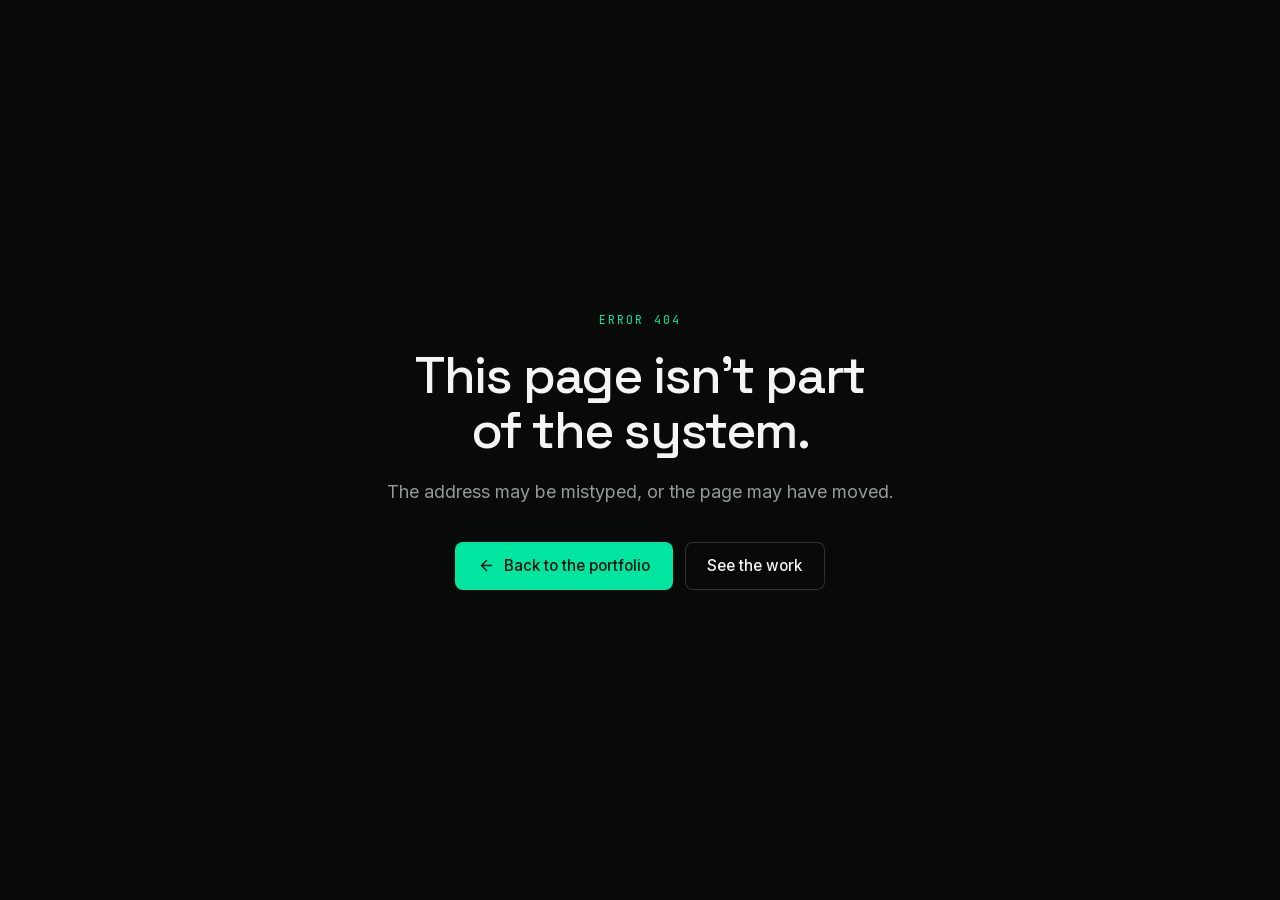
<file: 404/index.html>
<!DOCTYPE html><html lang="en" class="RNs2Mq_variable _0bjUvq_variable -5dQCq_variable"><head><meta charSet="utf-8"/><meta name="viewport" content="width=device-width, initial-scale=1"/><link rel="stylesheet" href="/_next/static/chunks/3l9rqaqv0t_3e.css" data-precedence="next"/><link rel="preload" as="script" fetchPriority="low" href="/_next/static/chunks/1pcw6gskne7pf.js"/><script src="/_next/static/chunks/1wnov70f88xjy.js" async=""></script><script src="/_next/static/chunks/092r-mewpaf3q.js" async=""></script><script src="/_next/static/chunks/0c98xzjfks9hq.js" async=""></script><script src="/_next/static/chunks/turbopack-077hmtqrhcoji.js" async=""></script><script src="/_next/static/chunks/3qfy96eoyh-ek.js" async=""></script><script src="/_next/static/chunks/1hj_wpch3usw_.js" async=""></script><meta name="robots" content="noindex"/><meta name="theme-color" content="#080a09"/><meta name="color-scheme" content="dark"/><title>Sahil Arun Bodke — Python Backend and AI Engineer</title><meta name="description" content="Portfolio of Sahil Arun Bodke, a Python backend and AI engineer in Pune building REST APIs, Retrieval-Augmented Generation systems and LLM applications."/><link rel="author" href="https://www.linkedin.com/in/sahil-bodke-engineer"/><meta name="author" content="Sahil Arun Bodke"/><meta name="keywords" content="Sahil Bodke,Python backend engineer,AI engineer,Generative AI,RAG,FastAPI,LLM applications,Pune"/><meta name="creator" content="Sahil Arun Bodke"/><meta name="robots" content="index, follow"/><link rel="canonical" href="https://sb110604.github.io/"/><meta property="og:title" content="Sahil Arun Bodke — Python Backend and AI Engineer"/><meta property="og:description" content="Portfolio of Sahil Arun Bodke, a Python backend and AI engineer in Pune building REST APIs, Retrieval-Augmented Generation systems and LLM applications."/><meta property="og:url" content="https://sb110604.github.io/"/><meta property="og:site_name" content="Sahil Bodke"/><meta property="og:locale" content="en_IN"/><meta property="og:image" content="https://sb110604.github.io/opengraph-image?929f82852dce82c0"/><meta property="og:image:type" content="image/png"/><meta property="og:image:width" content="1200"/><meta property="og:image:height" content="630"/><meta property="og:image:alt" content="Sahil Arun Bodke — Python Backend and AI Engineer"/><meta property="og:type" content="website"/><meta name="twitter:card" content="summary_large_image"/><meta name="twitter:title" content="Sahil Arun Bodke — Python Backend and AI Engineer"/><meta name="twitter:description" content="Portfolio of Sahil Arun Bodke, a Python backend and AI engineer in Pune building REST APIs, Retrieval-Augmented Generation systems and LLM applications."/><meta name="twitter:image" content="https://sb110604.github.io/opengraph-image?929f82852dce82c0"/><meta name="twitter:image:alt" content="Sahil Arun Bodke — Python Backend and AI Engineer"/><meta name="twitter:image:type" content="image/png"/><meta name="twitter:image:width" content="1200"/><meta name="twitter:image:height" content="630"/><link rel="icon" href="/icon.svg?icon.13ws6exduop89.svg" sizes="any" type="image/svg+xml"/><meta name="next-size-adjust" content=""/><script src="/_next/static/chunks/0cz1d0mv5g_q7.js" noModule=""></script></head><body><div hidden=""><!--$--><!--/$--></div><a href="#main" class="sr-only focus:not-sr-only focus:fixed focus:left-4 focus:top-4 focus:z-[60] focus:rounded-lg focus:bg-accent focus:px-4 focus:py-2 focus:text-bg">Skip to content</a><main id="main" class="shell grid min-h-[100svh] place-items-center py-24"><div class="max-w-xl text-center"><p class="eyebrow">Error 404</p><h1 class="display-2 mt-5">This page isn’t part of the system.</h1><p class="mt-5 text-lg text-muted">The address may be mistyped, or the page may have moved.</p><div class="mt-9 flex flex-wrap justify-center gap-3"><a class="btn btn-primary" href="/"><svg xmlns="http://www.w3.org/2000/svg" width="17" height="17" viewBox="0 0 24 24" fill="none" stroke="currentColor" stroke-width="2" stroke-linecap="round" stroke-linejoin="round" class="lucide lucide-arrow-left" aria-hidden="true"><path d="m12 19-7-7 7-7"></path><path d="M19 12H5"></path></svg> Back to the portfolio</a><a class="btn btn-ghost" href="/#work">See the work</a></div></div></main><!--$--><!--/$--><script type="application/ld+json">{"@context":"https://schema.org","@type":"Person","name":"Sahil Arun Bodke","alternateName":"Sahil Bodke","jobTitle":"Python Backend and AI Engineer","description":"Portfolio of Sahil Arun Bodke, a Python backend and AI engineer in Pune building REST APIs, Retrieval-Augmented Generation systems and LLM applications.","email":"mailto:sahilbodke51@gmail.com","url":"https://sb110604.github.io","address":{"@type":"PostalAddress","addressLocality":"Pune","addressRegion":"Maharashtra","addressCountry":"IN"},"alumniOf":{"@type":"CollegeOrUniversity","name":"Savitribai Phule Pune University"},"sameAs":["https://github.com/SB110604","https://www.linkedin.com/in/sahil-bodke-engineer"],"knowsAbout":["Python","FastAPI","REST APIs","Retrieval-Augmented Generation","Large language models","Machine learning","Application security"]}</script><script id="_R_">(globalThis["TURBOPACK"] || (globalThis["TURBOPACK"] = [])).push({"otherChunks":["static/chunks/1pcw6gskne7pf.js","static/chunks/1wnov70f88xjy.js","static/chunks/092r-mewpaf3q.js","static/chunks/0c98xzjfks9hq.js"],"runtimeModuleIds":[94553]});</script><script src="/_next/static/chunks/1pcw6gskne7pf.js" async=""></script><script>(self.__next_f=self.__next_f||[]).push([0])</script><script>self.__next_f.push([1,"1:\"$Sreact.fragment\"\n2:\"/_next/static/chunks/3qfy96eoyh-ek.js\"\n3:I[39756,[\"$2\"],\"default\"]\n4:I[37457,[\"$2\"],\"default\"]\n5:\"/_next/static/chunks/1hj_wpch3usw_.js\"\n6:I[22016,[\"$5\"],\"\"]\n7:I[5014,[\"$5\"],\"default\"]\nb:I[97367,[\"$2\"],\"OutletBoundary\"]\nc:\"$Sreact.suspense\"\ne:\"ViewportBoundary\"\nf:I[97367,[\"$2\"],\"$e\"]\n11:\"MetadataBoundary\"\n12:I[97367,[\"$2\"],\"$11\"]\n14:I[68027,[],\"default\",1]\n:HL[\"/_next/static/chunks/3l9rqaqv0t_3e.css\",\"style\"]\n9:X\na:[[\"children\",{\"s\":\"__PAGE__\",\"h\":512,\"d\":{\"r\":[\"$\",\"$1\",\"c\",{\"children\":[[\"$\",\"main\",null,{\"id\":\"main\",\"className\":\"shell grid min-h-[100svh] place-items-center py-24\",\"children\":[\"$\",\"div\",null,{\"className\":\"max-w-xl text-center\",\"children\":[[\"$\",\"p\",null,{\"className\":\"eyebrow\",\"children\":\"Error 404\"}],[\"$\",\"h1\",null,{\"className\":\"display-2 mt-5\",\"children\":\"This page isn’t part of the system.\"}],[\"$\",\"p\",null,{\"className\":\"mt-5 text-lg text-muted\",\"children\":\"The address may be mistyped, or the page may have moved.\"}],[\"$\",\"div\",null,{\"className\":\"mt-9 flex flex-wrap justify-center gap-3\",\"children\":[[\"$\",\"$L6\",null,{\"href\":\"/\",\"className\":\"btn btn-primary\",\"children\":[[\"$\",\"$L7\",null,{\"ref\":\"$undefined\",\"icon\":\"$0:t:t:d:r:props:children:1:props:children:props:children:1:props:notFound:0:props:children:props:children:3:props:children:0:props:children:0:props:icon\",\"className\":\"$undefined\",\"size\":17,\"aria-hidden\":\"true\"}],\" Back to the portfolio\"]}],[\"$\",\"$L6\",null,{\"href\":\"/#work\",\"className\":\"btn btn-ghost\",\"children\":\"See the work\"}]]}]]}]}],[[\"$\",\"script\",\"script-0\",{\"src\":\"/_next/static/chunks/1hj_wpch3usw_.js\",\"async\":true,\"nonce\":\"$undefined\"}]],[\"$\",\"$Lb\",null,{\"children\":[\"$\",\"$c\",null,{\"name\":\"Next.MetadataOutlet\",\"children\":\"$@d\"}]}]]}],\"p\":false,\"v\":null}}]]\n8:[[\"children\",{\"s\":\"/_not-found\",\"h\":512,\"d\":{\"r\":[\"$\",\"$1\",\"c\",{\"children\":[null,[\"$\",\"$L3\",null,{\"parallelRouterKey\":\"children\",\"error\":\"$undefined\",\"errorStyles\":\"$undefined\",\"errorScripts\":\"$undefined\",\"template\":[\"$\",\"$L4\",null,{}],\"templateStyles\":\"$undefined\",\"templateScripts\":\"$undefined\",\"notFound\":\"$undefined\",\"forbidden\":\"$undefined\",\"unauthorized\":\"$undefined\"}]]}],\"p\":false,\"v\":\"$9\"},\"c\":\"$Qa\"}]]\n0:{\"P\":null,\"c\":[\"\",\"_not-found\",\"\"],\"q\":\"\",\"i\":false,\"t\":{\"t\":{\"s\":\"\",\"h\":528,\"d\":{\"r\":[\"$\",\"$1\",\"c\",{\"children\":[[[\"$\",\"link\",\"0\",{\"rel\":\"stylesheet\",\"href\":\"/_next/static/chunks/3l9rqaqv0t_3e.css\",\"precedence\":\"next\",\"crossOrigin\":\"$undefined\",\"nonce\":\"$undefined\"}]],[\"$\",\"html\",null,{\"lang\":\"en\",\"className\":\"RNs2Mq_variable _0bjUvq_variable -5dQCq_variable\",\"children\":[\"$\",\"body\",null,{\"children\":[[\"$\",\"a\",null,{\"href\":\"#main\",\"className\":\"sr-only focus:not-sr-only focus:fixed focus:left-4 focus:top-4 focus:z-[60] focus:rounded-lg focus:bg-accent focus:px-4 focus:py-2 focus:text-bg\",\"children\":\"Skip to content\"}],[\"$\",\"$L3\",null,{\"parallelRouterKey\":\"children\",\"error\":\"$undefined\",\"errorStyles\":\"$undefined\",\"errorScripts\":\"$undefined\",\"template\":[\"$\",\"$L4\",null,{}],\"templateStyles\":\"$undefined\",\"templateScripts\":\"$undefined\",\"notFound\":[[\"$\",\"main\",null,{\"id\":\"main\",\"className\":\"shell grid min-h-[100svh] place-items-center py-24\",\"children\":[\"$\",\"div\",null,{\"className\":\"max-w-xl text-center\",\"children\":[[\"$\",\"p\",null,{\"className\":\"eyebrow\",\"children\":\"Error 404\"}],[\"$\",\"h1\",null,{\"className\":\"display-2 mt-5\",\"children\":\"This page isn’t part of the system.\"}],[\"$\",\"p\",null,{\"className\":\"mt-5 text-lg text-muted\",\"children\":\"The address may be mistyped, or the page may have moved.\"}],[\"$\",\"div\",null,{\"className\":\"mt-9 flex flex-wrap justify-center gap-3\",\"children\":[[\"$\",\"$L6\",null,{\"href\":\"/\",\"className\":\"btn btn-primary\",\"children\":[[\"$\",\"$L7\",null,{\"ref\":\"$undefined\",\"icon\":{\"name\":\"arrow-left\",\"size\":24,\"node\":[[\"path\",{\"d\":\"m12 19-7-7 7-7\",\"key\":\"1l729n\"}],[\"path\",{\"d\":\"M19 12H5\",\"key\":\"x3x0zl\"}]]},\"className\":\"$undefined\",\"size\":17,\"aria-hidden\":\"true\"}],\" Back to the portfolio\"]}],[\"$\",\"$L6\",null,{\"href\":\"/#work\",\"className\":\"btn btn-ghost\",\"children\":\"See the work\"}]]}]]}]}],[]],\"forbidden\":\"$undefined\",\"unauthorized\":\"$undefined\"}],[\"$\",\"script\",null,{\"type\":\"application/ld+json\",\"dangerouslySetInnerHTML\":{\"__html\":\"{\\\"@context\\\":\\\"https://schema.org\\\",\\\"@type\\\":\\\"Person\\\",\\\"name\\\":\\\"Sahil Arun Bodke\\\",\\\"alternateName\\\":\\\"Sahil Bodke\\\",\\\"jobTitle\\\":\\\"Python Backend and AI Engineer\\\",\\\"description\\\":\\\"Portfolio of Sahil Arun Bodke, a Python backend and AI engineer in Pune building REST APIs, Retrieval-Augmented Generation systems and LLM applications.\\\",\\\"email\\\":\\\"mailto:sahilbodke51@gmail.com\\\",\\\"url\\\":\\\"https://sb110604.github.io\\\",\\\"address\\\":{\\\"@type\\\":\\\"PostalAddress\\\",\\\"addressLocality\\\":\\\"Pune\\\",\\\"addressRegion\\\":\\\"Maharashtra\\\",\\\"addressCountry\\\":\\\"IN\\\"},\\\"alumniOf\\\":{\\\"@type\\\":\\\"CollegeOrUniversity\\\",\\\"name\\\":\\\"Savitribai Phule Pune University\\\"},\\\"sameAs\\\":[\\\"https://github.com/SB110604\\\",\\\"https://www.linkedin.com/in/sahil-bodke-engineer\\\"],\\\"knowsAbout\\\":[\\\"Python\\\",\\\"FastAPI\\\",\\\"REST APIs\\\",\\\"Retrieval-Augmented Generation\\\",\\\"Large language models\\\",\\\"Machine learning\\\",\\\"Application security\\\"]}\"}}]]}]}]]}],\"p\":false,\"v\":null},\"c\":\"$Q8\"},\"h\":{\"r\":[\"$\",\"$1\",\"h\",{\"children\":[[\"$\",\"meta\",null,{\"name\":\"robots\",\"content\":\"noindex\"}],[\"$\",\"$Lf\",null,{\"children\":\"$L10\"}],[\"$\",\"$L12\",null,{\"children\":[[\"$\",\"div\",null,{\"hidden\":true,\"children\":[\"$\",\"$c\",null,{\"name\":\"Next.Metadata\",\"children\":\"$L13\"}]}],null]}],[\"$\",\"meta\",null,{\"name\":\"next-size-adjust\",\"content\":\"\"}]]}],\"p\":false,\"v\":null}},\"m\":\"$undefined\",\"G\":[\"$14\",[[\"$\",\"link\",\"0\",{\"rel\":\"stylesheet\",\"href\":\"/_next/static/chunks/3l9rqaqv0t_3e.css\",\"precedence\":\"next\",\"crossOrigin\":\"$undefined\",\"nonce\":\"$undefined\"}]]],\"S\":true,\"r\":\"$undefined\",\"s\":\"$undefined\",\"a\":\"$undefined\",\"l\":\"$undefined\",\"p\":\"$undefined\",\"d\":\"$undefined\",\"b\":\"pcca70nwfR7JHzk_YyXPh\"}\n9:C\n10:[[\"$\",\"meta\",\"0\",{\"charSet\":\"utf-8\"}],[\"$\",\"meta\",\"1\",{\"name\":\"viewport\",\"content\":\"width=device-width, initial-scale=1\"}],[\"$\",\"meta\",\"2\",{\"name\":\"theme-color\",\"content\":\"#080a09\"}],[\"$\",\"meta\",\"3\",{\"name\":\"color-scheme\",\"content\":\"dark\"}]]\n15:I[27201,[\"$2\"],\"IconMark\"]\nd:null\n13:[[\"$\",\"title\",\"0\",{\"children\":\"Sahil Arun Bodke — Python Backend and AI Engineer\"}],[\"$\",\"meta\",\"1\",{\"name\":\"description\",\"content\":\"Portfolio of Sahil Arun Bodke, a Python backend and AI engineer in Pune building REST APIs, Retrieval-Augmented Generation systems and LLM applications.\"}],[\"$\",\"link\",\"2\",{\"rel\":\"author\",\"href\":\"https://www.linkedin.com/in/sahil-bodke-engineer\"}],[\"$\",\"meta\",\"3\",{\"name\":\"author\",\"content\":\"Sahil Arun Bodke\"}],[\"$\",\"meta\",\"4\",{\"name\":\"keywords\",\"content\":\"Sahil Bodke,Python backend engineer,AI engineer,Generative AI,RAG,FastAPI,LLM applications,Pune\"}],[\"$\",\"meta\",\"5\",{\"name\":\"creator\",\"content\":\"Sahil Arun Bodke\"}],[\"$\",\"meta\",\"6\",{\"name\":\"robots\",\"content\":\"index, follow\"}],[\"$\",\"link\",\"7\",{\"rel\":\"canonical\",\"href\":\"https://sb110604.github.io/\"}],[\"$\",\"meta\",\"8\",{\"property\":\"og:title\",\"content\":\"Sahil Arun Bodke — Python Backend and AI Engineer\"}],[\"$\",\"meta\",\"9\",{\"property\":\"og:description\",\"content\":\"Portfolio of Sahil Arun Bodke, a Python backend and AI engineer in Pune building REST APIs, Retrieval-Augmented Generation systems and LLM applications.\"}],[\"$\",\"meta\",\"10\",{\"property\":\"og:url\",\"content\":\"https://sb110604.github.io/\"}],[\"$\",\"meta\",\"11\",{\"property\":\"og:site_name\",\"content\":\"Sahil Bodke\"}],[\"$\",\"meta\",\"12\",{\"property\":\"og:locale\",\"content\":\"en_IN\"}],[\"$\",\"meta\",\"13\",{\"property\":\"og:image\",\"content\":\"https://sb110604.github.io/opengraph-image?929f82852dce82c0\"}],[\"$\",\"meta\",\"14\",{\"property\":\"og:image:type\",\"content\":\"image/png\"}],[\"$\",\"meta\",\"15\",{\"property\":\"og:image:width\",\"content\":\"1200\"}],[\"$\",\"meta\",\"16\",{\"property\":\"og:image:height\",\"content\":\"630\"}],[\"$\",\"meta\",\"17\",{\"property\":\"og:image:alt\",\"content\":\"Sahil Arun Bodke — Python Backend and AI Engineer\"}],[\"$\",\"meta\",\"18\",{\"property\":\"og:type\",\"content\":\"website\"}],[\"$\",\"meta\",\"19\",{\"name\":\"twitter:card\",\"content\":\"summary_large_image\"}],[\"$\",\"meta\",\"20\",{\"name\":\"twitter:title\",\"content\":\"Sahil Arun Bodke — Python Backend and AI Engineer\"}],[\"$\",\"meta\",\"21\",{\"name\":\"twitter:description\",\"content\":\"Portfolio of Sahil Arun Bodke, a Python backend and AI engineer in Pune building REST APIs, Retrieval-Augmented Generation systems and LLM applications.\"}],[\"$\",\"meta\",\"22\",{\"name\":\"twitter:image\",\"content\":\"https://sb110604.github.io/opengraph-image?929f82852dce82c0\"}],[\"$\",\"meta\",\"23\",{\"name\":\"twitter:image:alt\",\"content\":\"Sahil Arun Bodke — Python Backend and AI Engineer\"}],[\"$\",\"meta\",\"24\",{\"name\":\"twitter:image:type\",\"content\":\"image/png\"}],[\"$\",\"meta\",\"25\",{\"name\":\"twitter:image:width\",\"content\":\"1200\"}],[\"$\",\"meta\",\"26\",{\"name\":\"twitter:image:height\",\"content\":\"630\"}],[\"$\",\"link\",\"27\",{\"rel\":\"icon\",\"href\":\"/icon.svg?icon.13ws6exduop89.svg\",\"sizes\":\"any\",\"type\":\"image/svg+xml\"}],[\"$\",\"$L15\",\"28\",{}]]\n"])</script></body></html>
</file>
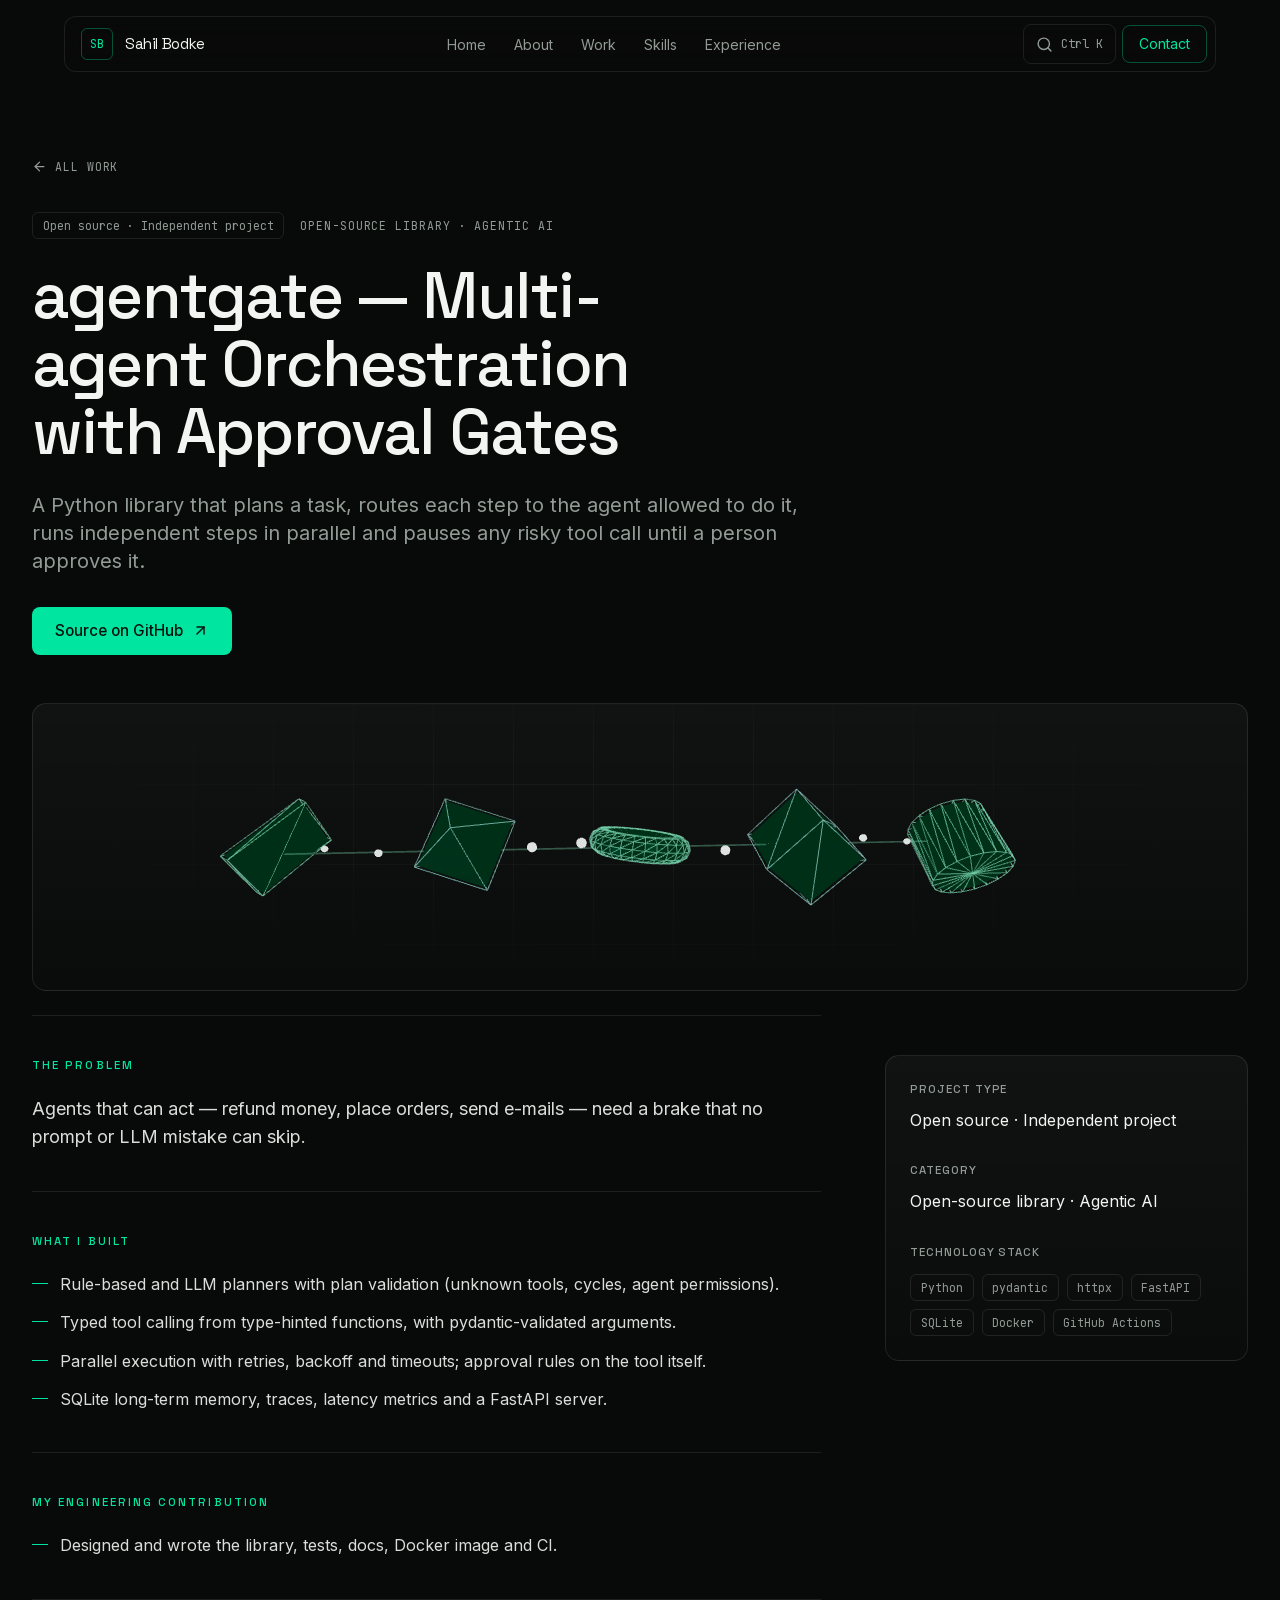
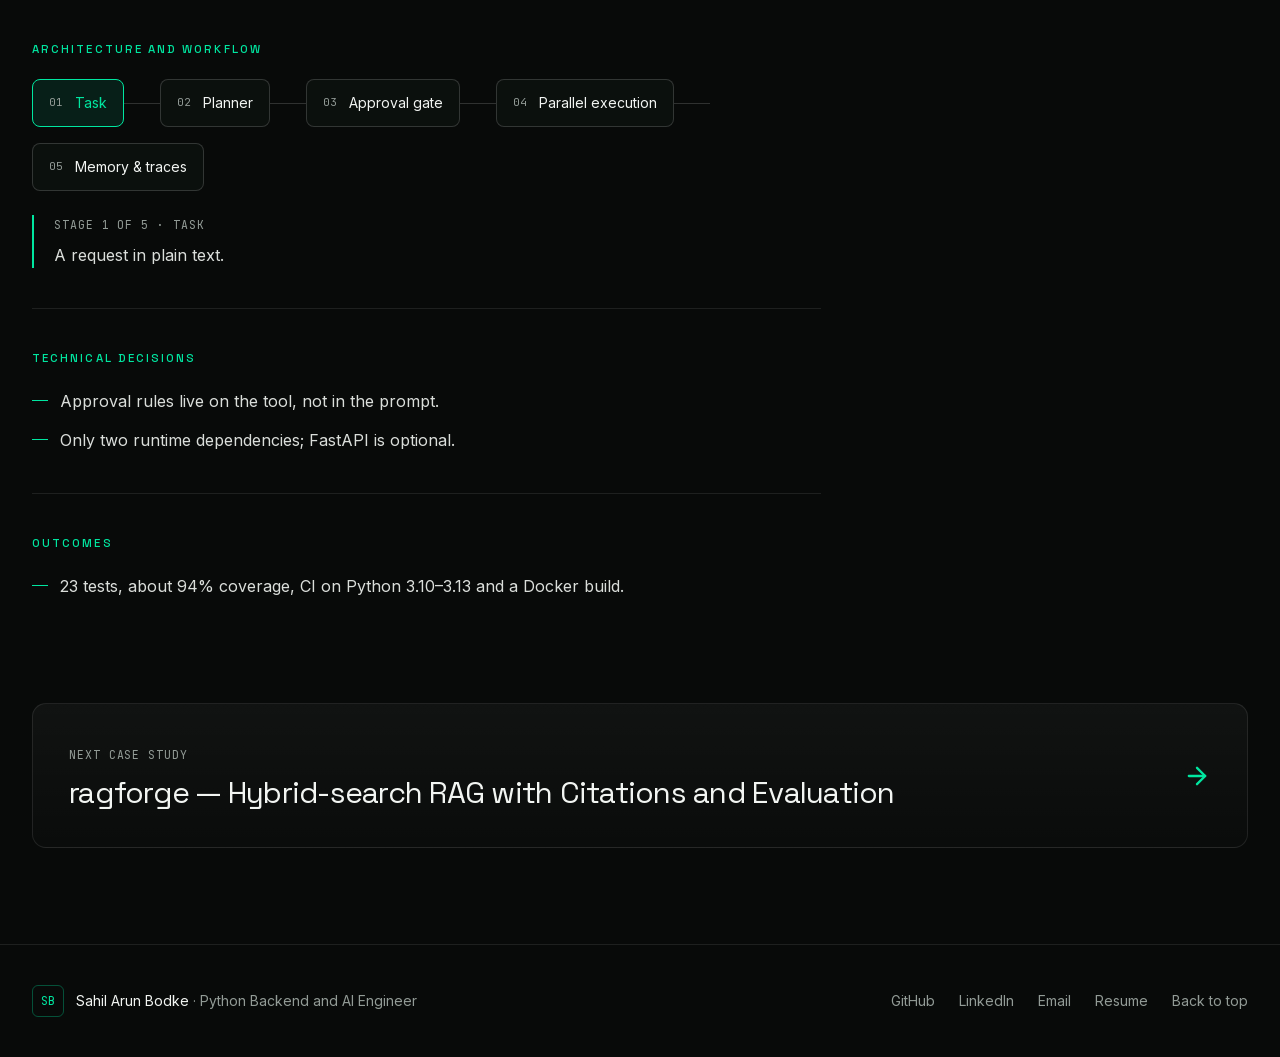
<file: projects/agentgate/index.html>
<!DOCTYPE html><html lang="en" class="RNs2Mq_variable _0bjUvq_variable -5dQCq_variable"><head><meta charSet="utf-8"/><meta name="viewport" content="width=device-width, initial-scale=1"/><link rel="preload" href="/_next/static/media/07c7676b89ed2778-s.p.2bn3s6zvc0dyp.woff2" as="font" crossorigin="" type="font/woff2"/><link rel="preload" href="/_next/static/media/237858b39a32779d-s.p.2cyn07wtgehh0.woff2" as="font" crossorigin="" type="font/woff2"/><link rel="preload" href="/_next/static/media/9a321a2c78eff0b5-s.p.1bkzbscqrt8rl.woff2" as="font" crossorigin="" type="font/woff2"/><link rel="stylesheet" href="/_next/static/chunks/3l9rqaqv0t_3e.css" data-precedence="next"/><link rel="preload" as="script" fetchPriority="low" href="/_next/static/chunks/1pcw6gskne7pf.js"/><script src="/_next/static/chunks/1wnov70f88xjy.js" async=""></script><script src="/_next/static/chunks/092r-mewpaf3q.js" async=""></script><script src="/_next/static/chunks/0c98xzjfks9hq.js" async=""></script><script src="/_next/static/chunks/turbopack-077hmtqrhcoji.js" async=""></script><script src="/_next/static/chunks/3qfy96eoyh-ek.js" async=""></script><script src="/_next/static/chunks/2n2pvyeoepp9f.js" async=""></script><script src="/_next/static/chunks/1orgbb6uvreef.js" async=""></script><meta name="theme-color" content="#080a09"/><meta name="color-scheme" content="dark"/><title>agentgate — Multi-agent Orchestration with Approval Gates — case study — Sahil Bodke</title><meta name="description" content="A Python library that plans a task, routes each step to the agent allowed to do it, runs independent steps in parallel and pauses any risky tool call until a person approves it."/><link rel="author" href="https://www.linkedin.com/in/sahil-bodke-engineer"/><meta name="author" content="Sahil Arun Bodke"/><meta name="keywords" content="Sahil Bodke,Python backend engineer,AI engineer,Generative AI,RAG,FastAPI,LLM applications,Pune"/><meta name="creator" content="Sahil Arun Bodke"/><meta name="robots" content="index, follow"/><link rel="canonical" href="https://sb110604.github.io/projects/agentgate/"/><meta property="og:title" content="agentgate — Multi-agent Orchestration with Approval Gates"/><meta property="og:description" content="A Python library that plans a task, routes each step to the agent allowed to do it, runs independent steps in parallel and pauses any risky tool call until a person approves it."/><meta property="og:url" content="https://sb110604.github.io/projects/agentgate/"/><meta property="og:type" content="article"/><meta name="twitter:card" content="summary_large_image"/><meta name="twitter:title" content="Sahil Arun Bodke — Python Backend and AI Engineer"/><meta name="twitter:description" content="Portfolio of Sahil Arun Bodke, a Python backend and AI engineer in Pune building REST APIs, Retrieval-Augmented Generation systems and LLM applications."/><link rel="icon" href="/icon.svg?icon.13ws6exduop89.svg" sizes="any" type="image/svg+xml"/><meta name="next-size-adjust" content=""/><script src="/_next/static/chunks/0cz1d0mv5g_q7.js" noModule=""></script></head><body><div hidden=""><!--$--><!--/$--></div><a href="#main" class="sr-only focus:not-sr-only focus:fixed focus:left-4 focus:top-4 focus:z-[60] focus:rounded-lg focus:bg-accent focus:px-4 focus:py-2 focus:text-bg">Skip to content</a><header class="fixed inset-x-0 top-3 z-40 px-3 sm:top-4 sm:px-6"><nav aria-label="Primary" class="mx-auto flex h-14 max-w-6xl items-center justify-between rounded-xl border border-line bg-bg/75 pl-4 pr-2 backdrop-blur-md"><a class="flex items-center gap-3" href="/"><span class="grid size-8 place-items-center rounded-md border border-line-accent font-mono text-xs text-accent">SB</span><span class="font-display text-[0.95rem] tracking-tight">Sahil Bodke</span></a><ul class="hidden items-center gap-7 md:flex"><li><a class="relative py-2 text-sm transition-colors hover:text-ink text-muted" href="/#home">Home<span aria-hidden="true" class="absolute inset-x-0 -bottom-0.5 h-px origin-left bg-accent transition-transform duration-300 scale-x-0"></span></a></li><li><a class="relative py-2 text-sm transition-colors hover:text-ink text-muted" href="/#about">About<span aria-hidden="true" class="absolute inset-x-0 -bottom-0.5 h-px origin-left bg-accent transition-transform duration-300 scale-x-0"></span></a></li><li><a class="relative py-2 text-sm transition-colors hover:text-ink text-muted" href="/#work">Work<span aria-hidden="true" class="absolute inset-x-0 -bottom-0.5 h-px origin-left bg-accent transition-transform duration-300 scale-x-0"></span></a></li><li><a class="relative py-2 text-sm transition-colors hover:text-ink text-muted" href="/#skills">Skills<span aria-hidden="true" class="absolute inset-x-0 -bottom-0.5 h-px origin-left bg-accent transition-transform duration-300 scale-x-0"></span></a></li><li><a class="relative py-2 text-sm transition-colors hover:text-ink text-muted" href="/#experience">Experience<span aria-hidden="true" class="absolute inset-x-0 -bottom-0.5 h-px origin-left bg-accent transition-transform duration-300 scale-x-0"></span></a></li></ul><div class="flex items-center gap-1.5"><button type="button" aria-label="Open command palette" aria-keyshortcuts="Control+K Meta+K" class="flex h-10 items-center gap-2 rounded-lg px-2.5 text-muted transition-colors hover:text-ink lg:border lg:border-line lg:px-3"><svg xmlns="http://www.w3.org/2000/svg" width="17" height="17" viewBox="0 0 24 24" fill="none" stroke="currentColor" stroke-width="2" stroke-linecap="round" stroke-linejoin="round" class="lucide lucide-search" aria-hidden="true"><path d="m21 21-4.34-4.34"></path><circle cx="11" cy="11" r="8"></circle></svg><span class="hidden font-mono text-xs lg:block">Ctrl K</span></button><a class="rounded-lg border border-line-accent px-4 py-2 text-sm text-accent transition-colors hover:bg-accent hover:text-bg" href="/#contact">Contact</a><button type="button" class="grid size-10 place-items-center rounded-lg text-ink md:hidden" aria-expanded="false" aria-controls="mobile-menu" aria-label="Open menu"><svg xmlns="http://www.w3.org/2000/svg" width="20" height="20" viewBox="0 0 24 24" fill="none" stroke="currentColor" stroke-width="2" stroke-linecap="round" stroke-linejoin="round" class="lucide lucide-menu" aria-hidden="true"><path d="M4 5h16"></path><path d="M4 12h16"></path><path d="M4 19h16"></path></svg></button></div></nav><div id="mobile-menu" hidden="" class="mx-auto mt-2 max-w-6xl rounded-xl border border-line bg-bg/95 p-2 backdrop-blur-md md:hidden"><ul><li><a class="flex min-h-12 items-center justify-between rounded-lg px-4 text-base text-ink" href="/#home">Home<span aria-hidden="true" class="font-mono text-xs text-muted">/<!-- -->home</span></a></li><li><a class="flex min-h-12 items-center justify-between rounded-lg px-4 text-base text-ink" href="/#about">About<span aria-hidden="true" class="font-mono text-xs text-muted">/<!-- -->about</span></a></li><li><a class="flex min-h-12 items-center justify-between rounded-lg px-4 text-base text-ink" href="/#work">Work<span aria-hidden="true" class="font-mono text-xs text-muted">/<!-- -->work</span></a></li><li><a class="flex min-h-12 items-center justify-between rounded-lg px-4 text-base text-ink" href="/#skills">Skills<span aria-hidden="true" class="font-mono text-xs text-muted">/<!-- -->skills</span></a></li><li><a class="flex min-h-12 items-center justify-between rounded-lg px-4 text-base text-ink" href="/#experience">Experience<span aria-hidden="true" class="font-mono text-xs text-muted">/<!-- -->experience</span></a></li></ul></div><dialog aria-label="Command palette" class="m-auto mt-[12vh] w-[min(40rem,calc(100vw-1.5rem))] rounded-xl border border-line-strong bg-bg-2 p-0 text-ink shadow-[0_30px_80px_rgb(0_0_0/0.6)] backdrop:bg-black/60 backdrop:backdrop-blur-sm"><div class="flex items-center gap-3 border-b border-line px-4"><svg xmlns="http://www.w3.org/2000/svg" width="18" height="18" viewBox="0 0 24 24" fill="none" stroke="currentColor" stroke-width="2" stroke-linecap="round" stroke-linejoin="round" class="lucide lucide-search shrink-0 text-muted" aria-hidden="true"><path d="m21 21-4.34-4.34"></path><circle cx="11" cy="11" r="8"></circle></svg><input type="text" role="combobox" aria-expanded="true" aria-controls="cmd-list" aria-activedescendant="cmd-go-home" aria-label="Search sections, projects and actions" placeholder="Search sections, projects, actions…" autoComplete="off" spellCheck="false" class="h-14 w-full bg-transparent text-base outline-none placeholder:text-muted/70 focus-visible:outline-none" value=""/><kbd class="meta hidden rounded border border-line px-1.5 py-0.5 sm:block">Esc</kbd></div><ul id="cmd-list" role="listbox" aria-label="Results" class="max-h-[min(24rem,55vh)] overflow-y-auto p-2"><li role="presentation"><p class="meta px-3 pb-1 pt-3">Go to</p><div id="cmd-go-home" role="option" aria-selected="true" class="flex min-h-11 cursor-pointer items-center justify-between gap-4 rounded-lg px-3 text-[0.95rem] bg-accent/12 text-accent"><span class="flex min-w-0 items-center gap-2"><span class="truncate">Home</span></span><span class="flex shrink-0 items-center gap-3"><svg xmlns="http://www.w3.org/2000/svg" width="14" height="14" viewBox="0 0 24 24" fill="none" stroke="currentColor" stroke-width="2" stroke-linecap="round" stroke-linejoin="round" class="lucide lucide-corner-down-left" aria-hidden="true"><path d="M20 4v7a4 4 0 0 1-4 4H4"></path><path d="m9 10-5 5 5 5"></path></svg></span></div></li><li role="presentation"><div id="cmd-go-about" role="option" aria-selected="false" class="flex min-h-11 cursor-pointer items-center justify-between gap-4 rounded-lg px-3 text-[0.95rem] text-ink"><span class="flex min-w-0 items-center gap-2"><span class="truncate">About</span></span><span class="flex shrink-0 items-center gap-3"></span></div></li><li role="presentation"><div id="cmd-go-systems" role="option" aria-selected="false" class="flex min-h-11 cursor-pointer items-center justify-between gap-4 rounded-lg px-3 text-[0.95rem] text-ink"><span class="flex min-w-0 items-center gap-2"><span class="truncate">Systems I build</span></span><span class="flex shrink-0 items-center gap-3"></span></div></li><li role="presentation"><div id="cmd-go-work" role="option" aria-selected="false" class="flex min-h-11 cursor-pointer items-center justify-between gap-4 rounded-lg px-3 text-[0.95rem] text-ink"><span class="flex min-w-0 items-center gap-2"><span class="truncate">Selected work</span></span><span class="flex shrink-0 items-center gap-3"></span></div></li><li role="presentation"><div id="cmd-go-details" role="option" aria-selected="false" class="flex min-h-11 cursor-pointer items-center justify-between gap-4 rounded-lg px-3 text-[0.95rem] text-ink"><span class="flex min-w-0 items-center gap-2"><span class="truncate">Engineering details</span></span><span class="flex shrink-0 items-center gap-3"></span></div></li><li role="presentation"><div id="cmd-go-skills" role="option" aria-selected="false" class="flex min-h-11 cursor-pointer items-center justify-between gap-4 rounded-lg px-3 text-[0.95rem] text-ink"><span class="flex min-w-0 items-center gap-2"><span class="truncate">Skills</span></span><span class="flex shrink-0 items-center gap-3"></span></div></li><li role="presentation"><div id="cmd-go-experience" role="option" aria-selected="false" class="flex min-h-11 cursor-pointer items-center justify-between gap-4 rounded-lg px-3 text-[0.95rem] text-ink"><span class="flex min-w-0 items-center gap-2"><span class="truncate">Experience</span></span><span class="flex shrink-0 items-center gap-3"></span></div></li><li role="presentation"><div id="cmd-go-contact" role="option" aria-selected="false" class="flex min-h-11 cursor-pointer items-center justify-between gap-4 rounded-lg px-3 text-[0.95rem] text-ink"><span class="flex min-w-0 items-center gap-2"><span class="truncate">Contact</span></span><span class="flex shrink-0 items-center gap-3"></span></div></li><li role="presentation"><p class="meta px-3 pb-1 pt-3">Projects</p><div id="cmd-project-best-food-services" role="option" aria-selected="false" class="flex min-h-11 cursor-pointer items-center justify-between gap-4 rounded-lg px-3 text-[0.95rem] text-ink"><span class="flex min-w-0 items-center gap-2"><span class="truncate">Best Food Services</span></span><span class="flex shrink-0 items-center gap-3"><span class="hidden max-w-56 truncate font-mono text-xs text-muted sm:block">Live product · Client engagement</span></span></div></li><li role="presentation"><div id="cmd-project-smartstock-rpa" role="option" aria-selected="false" class="flex min-h-11 cursor-pointer items-center justify-between gap-4 rounded-lg px-3 text-[0.95rem] text-ink"><span class="flex min-w-0 items-center gap-2"><span class="truncate">SmartStock RPA</span></span><span class="flex shrink-0 items-center gap-3"><span class="hidden max-w-56 truncate font-mono text-xs text-muted sm:block">Open source · Independent project</span></span></div></li><li role="presentation"><div id="cmd-project-agentgate" role="option" aria-selected="false" class="flex min-h-11 cursor-pointer items-center justify-between gap-4 rounded-lg px-3 text-[0.95rem] text-ink"><span class="flex min-w-0 items-center gap-2"><span class="truncate">agentgate</span></span><span class="flex shrink-0 items-center gap-3"><span class="hidden max-w-56 truncate font-mono text-xs text-muted sm:block">Open source · Independent project</span></span></div></li><li role="presentation"><div id="cmd-project-ragforge" role="option" aria-selected="false" class="flex min-h-11 cursor-pointer items-center justify-between gap-4 rounded-lg px-3 text-[0.95rem] text-ink"><span class="flex min-w-0 items-center gap-2"><span class="truncate">ragforge</span></span><span class="flex shrink-0 items-center gap-3"><span class="hidden max-w-56 truncate font-mono text-xs text-muted sm:block">Open source · Independent project</span></span></div></li><li role="presentation"><div id="cmd-project-repolens" role="option" aria-selected="false" class="flex min-h-11 cursor-pointer items-center justify-between gap-4 rounded-lg px-3 text-[0.95rem] text-ink"><span class="flex min-w-0 items-center gap-2"><span class="truncate">repolens</span></span><span class="flex shrink-0 items-center gap-3"><span class="hidden max-w-56 truncate font-mono text-xs text-muted sm:block">Open source · Independent project</span></span></div></li><li role="presentation"><div id="cmd-project-multimodal-rag-assistant" role="option" aria-selected="false" class="flex min-h-11 cursor-pointer items-center justify-between gap-4 rounded-lg px-3 text-[0.95rem] text-ink"><span class="flex min-w-0 items-center gap-2"><span class="truncate">RAG Knowledge Assistant</span></span><span class="flex shrink-0 items-center gap-3"><span class="hidden max-w-56 truncate font-mono text-xs text-muted sm:block">Independent project</span></span></div></li><li role="presentation"><div id="cmd-project-fake-news-detection" role="option" aria-selected="false" class="flex min-h-11 cursor-pointer items-center justify-between gap-4 rounded-lg px-3 text-[0.95rem] text-ink"><span class="flex min-w-0 items-center gap-2"><span class="truncate">Fake-News Detection</span></span><span class="flex shrink-0 items-center gap-3"><span class="hidden max-w-56 truncate font-mono text-xs text-muted sm:block">Independent project</span></span></div></li><li role="presentation"><div id="cmd-project-industrial-safety-system" role="option" aria-selected="false" class="flex min-h-11 cursor-pointer items-center justify-between gap-4 rounded-lg px-3 text-[0.95rem] text-ink"><span class="flex min-w-0 items-center gap-2"><span class="truncate">Industrial Safety System</span></span><span class="flex shrink-0 items-center gap-3"><span class="hidden max-w-56 truncate font-mono text-xs text-muted sm:block">Academic capstone · Final-year B.E.</span></span></div></li><li role="presentation"><div id="cmd-project-credential-verification" role="option" aria-selected="false" class="flex min-h-11 cursor-pointer items-center justify-between gap-4 rounded-lg px-3 text-[0.95rem] text-ink"><span class="flex min-w-0 items-center gap-2"><span class="truncate">Credential Verification</span></span><span class="flex shrink-0 items-center gap-3"><span class="hidden max-w-56 truncate font-mono text-xs text-muted sm:block">Independent project</span></span></div></li><li role="presentation"><div id="cmd-project-weather-forecasting-platform" role="option" aria-selected="false" class="flex min-h-11 cursor-pointer items-center justify-between gap-4 rounded-lg px-3 text-[0.95rem] text-ink"><span class="flex min-w-0 items-center gap-2"><span class="truncate">Weather Platform</span></span><span class="flex shrink-0 items-center gap-3"><span class="hidden max-w-56 truncate font-mono text-xs text-muted sm:block">Internship project · ProAzure</span></span></div></li><li role="presentation"><p class="meta px-3 pb-1 pt-3">Actions</p><div id="cmd-copy-email" role="option" aria-selected="false" class="flex min-h-11 cursor-pointer items-center justify-between gap-4 rounded-lg px-3 text-[0.95rem] text-ink"><span class="flex min-w-0 items-center gap-2"><span class="truncate">Copy email address</span></span><span class="flex shrink-0 items-center gap-3"><span class="hidden max-w-56 truncate font-mono text-xs text-muted sm:block">sahilbodke51@gmail.com</span></span></div></li><li role="presentation"><div id="cmd-resume" role="option" aria-selected="false" class="flex min-h-11 cursor-pointer items-center justify-between gap-4 rounded-lg px-3 text-[0.95rem] text-ink"><span class="flex min-w-0 items-center gap-2"><span class="truncate">View resume</span><svg xmlns="http://www.w3.org/2000/svg" width="14" height="14" viewBox="0 0 24 24" fill="none" stroke="currentColor" stroke-width="2" stroke-linecap="round" stroke-linejoin="round" class="lucide lucide-arrow-up-right shrink-0 opacity-70" aria-hidden="true"><path d="M7 7h10v10"></path><path d="M7 17 17 7"></path></svg></span><span class="flex shrink-0 items-center gap-3"></span></div></li><li role="presentation"><div id="cmd-github" role="option" aria-selected="false" class="flex min-h-11 cursor-pointer items-center justify-between gap-4 rounded-lg px-3 text-[0.95rem] text-ink"><span class="flex min-w-0 items-center gap-2"><span class="truncate">Open GitHub</span><svg xmlns="http://www.w3.org/2000/svg" width="14" height="14" viewBox="0 0 24 24" fill="none" stroke="currentColor" stroke-width="2" stroke-linecap="round" stroke-linejoin="round" class="lucide lucide-arrow-up-right shrink-0 opacity-70" aria-hidden="true"><path d="M7 7h10v10"></path><path d="M7 17 17 7"></path></svg></span><span class="flex shrink-0 items-center gap-3"><span class="hidden max-w-56 truncate font-mono text-xs text-muted sm:block">SB110604</span></span></div></li><li role="presentation"><div id="cmd-linkedin" role="option" aria-selected="false" class="flex min-h-11 cursor-pointer items-center justify-between gap-4 rounded-lg px-3 text-[0.95rem] text-ink"><span class="flex min-w-0 items-center gap-2"><span class="truncate">Open LinkedIn</span><svg xmlns="http://www.w3.org/2000/svg" width="14" height="14" viewBox="0 0 24 24" fill="none" stroke="currentColor" stroke-width="2" stroke-linecap="round" stroke-linejoin="round" class="lucide lucide-arrow-up-right shrink-0 opacity-70" aria-hidden="true"><path d="M7 7h10v10"></path><path d="M7 17 17 7"></path></svg></span><span class="flex shrink-0 items-center gap-3"></span></div></li><li role="presentation"><div id="cmd-live" role="option" aria-selected="false" class="flex min-h-11 cursor-pointer items-center justify-between gap-4 rounded-lg px-3 text-[0.95rem] text-ink"><span class="flex min-w-0 items-center gap-2"><span class="truncate">Visit bestfoodservices.in</span><svg xmlns="http://www.w3.org/2000/svg" width="14" height="14" viewBox="0 0 24 24" fill="none" stroke="currentColor" stroke-width="2" stroke-linecap="round" stroke-linejoin="round" class="lucide lucide-arrow-up-right shrink-0 opacity-70" aria-hidden="true"><path d="M7 7h10v10"></path><path d="M7 17 17 7"></path></svg></span><span class="flex shrink-0 items-center gap-3"></span></div></li></ul><div class="flex items-center justify-between gap-4 border-t border-line px-4 py-2.5 text-xs text-muted"><p role="status" aria-live="polite">23 results</p><p class="hidden font-mono sm:block">↑↓ move · Enter select · Esc close</p></div></dialog></header><main id="main" class="shell pb-24 pt-28 sm:pt-36"><a class="meta inline-flex min-h-11 items-center gap-2 transition-colors hover:!text-accent" href="/#work"><svg xmlns="http://www.w3.org/2000/svg" width="15" height="15" viewBox="0 0 24 24" fill="none" stroke="currentColor" stroke-width="2" stroke-linecap="round" stroke-linejoin="round" class="lucide lucide-arrow-left" aria-hidden="true"><path d="m12 19-7-7 7-7"></path><path d="M19 12H5"></path></svg> All work</a><header class="animate-rise mt-6 max-w-4xl"><div class="flex flex-wrap items-center gap-x-4 gap-y-2"><span class="chip gap-2 ">Open source · Independent project</span><span class="meta">Open-source library · Agentic AI</span></div><h1 class="display-2 mt-6 !text-[clamp(2.1rem,5vw,4rem)]">agentgate — Multi-agent Orchestration with Approval Gates</h1><p class="mt-6 max-w-3xl text-xl text-muted">A Python library that plans a task, routes each step to the agent allowed to do it, runs independent steps in parallel and pauses any risky tool call until a person approves it.</p><div class="mt-8 flex flex-wrap gap-3"><a href="https://github.com/SB110604/agentgate" target="_blank" rel="noopener noreferrer" class="btn btn-primary">Source on GitHub<!-- --> <svg xmlns="http://www.w3.org/2000/svg" width="17" height="17" viewBox="0 0 24 24" fill="none" stroke="currentColor" stroke-width="2" stroke-linecap="round" stroke-linejoin="round" class="lucide lucide-arrow-up-right" aria-hidden="true"><path d="M7 7h10v10"></path><path d="M7 17 17 7"></path></svg></a></div></header><div class="animate-rise mt-12 [animation-delay:120ms]"><div aria-hidden="true" class="panel relative h-56 overflow-hidden sm:h-72"><div class="grid-lines absolute inset-0"></div></div></div><div class="mt-6 grid gap-x-16 lg:grid-cols-12"><div class="lg:col-span-8"><section class="border-t border-line py-10"><h2 class="eyebrow">The problem</h2><div class="mt-5"><p class="max-w-3xl text-lg text-ink/90">Agents that can act — refund money, place orders, send e-mails — need a brake that no prompt or LLM mistake can skip.</p></div></section><section class="border-t border-line py-10"><h2 class="eyebrow">What I built</h2><div class="mt-5"><ul class="max-w-3xl space-y-3"><li class="flex gap-3 text-ink/90"><span aria-hidden="true" class="mt-3 h-px w-4 shrink-0 bg-accent"></span>Rule-based and LLM planners with plan validation (unknown tools, cycles, agent permissions).</li><li class="flex gap-3 text-ink/90"><span aria-hidden="true" class="mt-3 h-px w-4 shrink-0 bg-accent"></span>Typed tool calling from type-hinted functions, with pydantic-validated arguments.</li><li class="flex gap-3 text-ink/90"><span aria-hidden="true" class="mt-3 h-px w-4 shrink-0 bg-accent"></span>Parallel execution with retries, backoff and timeouts; approval rules on the tool itself.</li><li class="flex gap-3 text-ink/90"><span aria-hidden="true" class="mt-3 h-px w-4 shrink-0 bg-accent"></span>SQLite long-term memory, traces, latency metrics and a FastAPI server.</li></ul></div></section><section class="border-t border-line py-10"><h2 class="eyebrow">My engineering contribution</h2><div class="mt-5"><ul class="max-w-3xl space-y-3"><li class="flex gap-3 text-ink/90"><span aria-hidden="true" class="mt-3 h-px w-4 shrink-0 bg-accent"></span>Designed and wrote the library, tests, docs, Docker image and CI.</li></ul></div></section><section class="border-t border-line py-10"><h2 class="eyebrow">Architecture and workflow</h2><div class="mt-5"><div><ol aria-label="agentgate workflow" class="flow"><li><button type="button" aria-pressed="true" class="flex min-h-12 w-full items-center gap-3 rounded-lg border px-4 py-2 text-left text-sm transition-colors md:w-auto border-accent bg-accent/10 text-accent"><span class="font-mono text-[0.68rem] text-muted">01</span>Task</button></li><li><button type="button" aria-pressed="false" class="flex min-h-12 w-full items-center gap-3 rounded-lg border px-4 py-2 text-left text-sm transition-colors md:w-auto border-line-strong bg-bg-2/80 text-ink hover:border-line-accent"><span class="font-mono text-[0.68rem] text-muted">02</span>Planner</button></li><li><button type="button" aria-pressed="false" class="flex min-h-12 w-full items-center gap-3 rounded-lg border px-4 py-2 text-left text-sm transition-colors md:w-auto border-line-strong bg-bg-2/80 text-ink hover:border-line-accent"><span class="font-mono text-[0.68rem] text-muted">03</span>Approval gate</button></li><li><button type="button" aria-pressed="false" class="flex min-h-12 w-full items-center gap-3 rounded-lg border px-4 py-2 text-left text-sm transition-colors md:w-auto border-line-strong bg-bg-2/80 text-ink hover:border-line-accent"><span class="font-mono text-[0.68rem] text-muted">04</span>Parallel execution</button></li><li><button type="button" aria-pressed="false" class="flex min-h-12 w-full items-center gap-3 rounded-lg border px-4 py-2 text-left text-sm transition-colors md:w-auto border-line-strong bg-bg-2/80 text-ink hover:border-line-accent"><span class="font-mono text-[0.68rem] text-muted">05</span>Memory &amp; traces</button></li></ol><div aria-live="polite" class="mt-6 border-l-2 border-accent pl-5"><p class="meta">Stage <!-- -->1<!-- --> of <!-- -->5<!-- --> · <!-- -->Task</p><p class="mt-2 max-w-2xl text-ink/90">A request in plain text.</p></div></div></div></section><section class="border-t border-line py-10"><h2 class="eyebrow">Technical decisions</h2><div class="mt-5"><ul class="max-w-3xl space-y-3"><li class="flex gap-3 text-ink/90"><span aria-hidden="true" class="mt-3 h-px w-4 shrink-0 bg-accent"></span>Approval rules live on the tool, not in the prompt.</li><li class="flex gap-3 text-ink/90"><span aria-hidden="true" class="mt-3 h-px w-4 shrink-0 bg-accent"></span>Only two runtime dependencies; FastAPI is optional.</li></ul></div></section><section class="border-t border-line py-10"><h2 class="eyebrow">Outcomes</h2><div class="mt-5"><ul class="max-w-3xl space-y-3"><li class="flex gap-3 text-ink/90"><span aria-hidden="true" class="mt-3 h-px w-4 shrink-0 bg-accent"></span>23 tests, about 94% coverage, CI on Python 3.10–3.13 and a Docker build.</li></ul></div></section></div><aside class="lg:col-span-4"><div class="panel mt-10 space-y-7 p-6 lg:sticky lg:top-28"><div><h2 class="meta">Project type</h2><p class="mt-2">Open source · Independent project</p></div><div><h2 class="meta">Category</h2><p class="mt-2">Open-source library · Agentic AI</p></div><div><h2 class="meta">Technology stack</h2><ul class="mt-3 flex flex-wrap gap-2"><li class="chip">Python</li><li class="chip">pydantic</li><li class="chip">httpx</li><li class="chip">FastAPI</li><li class="chip">SQLite</li><li class="chip">Docker</li><li class="chip">GitHub Actions</li></ul></div></div></aside></div><a class="group panel mt-16 flex items-center justify-between gap-6 p-6 transition-colors hover:border-line-accent sm:p-9" href="/projects/ragforge/"><span><span class="meta">Next case study</span><span class="mt-2 block font-display text-2xl tracking-tight sm:text-3xl">ragforge — Hybrid-search RAG with Citations and Evaluation</span></span><svg xmlns="http://www.w3.org/2000/svg" width="24" height="24" viewBox="0 0 24 24" fill="none" stroke="currentColor" stroke-width="2" stroke-linecap="round" stroke-linejoin="round" class="lucide lucide-arrow-right size-7 shrink-0 text-accent transition-transform group-hover:translate-x-1" aria-hidden="true"><path d="M5 12h14"></path><path d="m12 5 7 7-7 7"></path></svg></a></main><footer class="relative z-10 border-t border-line bg-bg"><div class="shell flex flex-col gap-6 py-10 sm:flex-row sm:items-center sm:justify-between"><div class="flex items-center gap-3"><span class="grid size-8 place-items-center rounded-md border border-line-accent font-mono text-xs text-accent">SB</span><p class="text-sm text-muted"><span class="text-ink">Sahil Arun Bodke</span> · <!-- -->Python Backend and AI Engineer</p></div><ul class="flex flex-wrap items-center gap-x-6 gap-y-2 text-sm text-muted"><li><a href="https://github.com/SB110604" target="_blank" rel="noopener noreferrer" class="transition-colors hover:text-accent">GitHub</a></li><li><a href="https://www.linkedin.com/in/sahil-bodke-engineer" target="_blank" rel="noopener noreferrer" class="transition-colors hover:text-accent">LinkedIn</a></li><li><a href="mailto:sahilbodke51@gmail.com" class="transition-colors hover:text-accent">Email</a></li><li><a href="/documents/Sahil_Bodke_Resume.pdf" target="_blank" rel="noopener noreferrer" class="transition-colors hover:text-accent">Resume</a></li><li><a class="transition-colors hover:text-accent" href="/#home">Back to top</a></li></ul></div></footer><!--$--><!--/$--><script type="application/ld+json">{"@context":"https://schema.org","@type":"Person","name":"Sahil Arun Bodke","alternateName":"Sahil Bodke","jobTitle":"Python Backend and AI Engineer","description":"Portfolio of Sahil Arun Bodke, a Python backend and AI engineer in Pune building REST APIs, Retrieval-Augmented Generation systems and LLM applications.","email":"mailto:sahilbodke51@gmail.com","url":"https://sb110604.github.io","address":{"@type":"PostalAddress","addressLocality":"Pune","addressRegion":"Maharashtra","addressCountry":"IN"},"alumniOf":{"@type":"CollegeOrUniversity","name":"Savitribai Phule Pune University"},"sameAs":["https://github.com/SB110604","https://www.linkedin.com/in/sahil-bodke-engineer"],"knowsAbout":["Python","FastAPI","REST APIs","Retrieval-Augmented Generation","Large language models","Machine learning","Application security"]}</script><script id="_R_">(globalThis["TURBOPACK"] || (globalThis["TURBOPACK"] = [])).push({"otherChunks":["static/chunks/1pcw6gskne7pf.js","static/chunks/1wnov70f88xjy.js","static/chunks/092r-mewpaf3q.js","static/chunks/0c98xzjfks9hq.js"],"runtimeModuleIds":[94553]});</script><script src="/_next/static/chunks/1pcw6gskne7pf.js" async=""></script><script>(self.__next_f=self.__next_f||[]).push([0])</script><script>self.__next_f.push([1,"1:\"$Sreact.fragment\"\n2:\"/_next/static/chunks/3qfy96eoyh-ek.js\"\n3:I[39756,[\"$2\"],\"default\"]\n4:I[37457,[\"$2\"],\"default\"]\n5:\"/_next/static/chunks/2n2pvyeoepp9f.js\"\n6:\"/_next/static/chunks/1orgbb6uvreef.js\"\n7:I[22016,[\"$5\",\"$6\"],\"\"]\n8:I[5014,[\"$5\",\"$6\"],\"default\"]\ne:I[97367,[\"$2\"],\"OutletBoundary\"]\nf:\"$Sreact.suspense\"\n11:\"ViewportBoundary\"\n12:I[97367,[\"$2\"],\"$11\"]\n14:\"MetadataBoundary\"\n15:I[97367,[\"$2\"],\"$14\"]\n17:I[68027,[],\"default\",1]\n:HL[\"/_next/static/chunks/3l9rqaqv0t_3e.css\",\"style\"]\n:HL[\"/_next/static/media/07c7676b89ed2778-s.p.2bn3s6zvc0dyp.woff2\",\"font\",{\"crossOrigin\":\"\",\"type\":\"font/woff2\"}]\n:HL[\"/_next/static/media/237858b39a32779d-s.p.2cyn07wtgehh0.woff2\",\"font\",{\"crossOrigin\":\"\",\"type\":\"font/woff2\"}]\n:HL[\"/_next/static/media/9a321a2c78eff0b5-s.p.1bkzbscqrt8rl.woff2\",\"font\",{\"crossOrigin\":\"\",\"type\":\"font/woff2\"}]\na:X\nc:[[\"children\",{\"s\":\"__PAGE__\",\"h\":512,\"d\":{\"r\":[\"$\",\"$1\",\"c\",{\"children\":[\"$Ld\",[[\"$\",\"script\",\"script-0\",{\"src\":\"/_next/static/chunks/2n2pvyeoepp9f.js\",\"async\":true,\"nonce\":\"$undefined\"}],[\"$\",\"script\",\"script-1\",{\"src\":\"/_next/static/chunks/1orgbb6uvreef.js\",\"async\":true,\"nonce\":\"$undefined\"}]],[\"$\",\"$Le\",null,{\"children\":[\"$\",\"$f\",null,{\"name\":\"Next.MetadataOutlet\",\"children\":\"$@10\"}]}]]}],\"p\":false,\"v\":null}}]]\nb:[[\"children\",{\"s\":{\"n\":\"slug\",\"t\":\"d\",\"k\":\"agentgate\",\"s\":[]},\"h\":66048,\"d\":{\"r\":[\"$\",\"$1\",\"c\",{\"children\":[null,[\"$\",\"$L3\",null,{\"parallelRouterKey\":\"children\",\"error\":\"$undefined\",\"errorStyles\":\"$undefined\",\"errorScripts\":\"$undefined\",\"template\":[\"$\",\"$L4\",null,{}],\"templateStyles\":\"$undefined\",\"templateScripts\":\"$undefined\",\"notFound\":\"$undefined\",\"forbidden\":\"$undefined\",\"unauthorized\":\"$undefined\"}]]}],\"p\":false,\"v\":\"$a\"},\"c\":\"$Qc\"}]]\n9:[[\"children\",{\"s\":\"projects\",\"h\":131584,\"d\":{\"r\":[\"$\",\"$1\",\"c\",{\"children\":[null,[\"$\",\"$L3\",null,{\"parallelRouterKey\":\"children\",\"error\":\"$undefined\",\"errorStyles\":\"$undefined\",\"errorScripts\":\"$undefined\",\"template\":[\"$\",\"$L4\",null,{}],\"templateStyles\":\"$undefined\",\"templateScripts\":\"$undefined\",\"notFound\":\"$undefined\",\"forbidden\":\"$undefined\",\"unauthorized\":\"$undefined\"}]]}],\"p\":false,\"v\":\"$a\"},\"c\":\"$Qb\"}]]\n0:{\"P\":null,\"c\":[\"\",\"projects\",\"agentgate\",\"\"],\"q\":\"\",\"i\":false,\"t\":{\"t\":{\"s\":\"\",\"h\":131600,\"d\":{\"r\":[\"$\",\"$1\",\"c\",{\"children\":[[[\"$\",\"link\",\"0\",{\"rel\":\"stylesheet\",\"href\":\"/_next/static/chunks/3l9rqaqv0t_3e.css\",\"precedence\":\"next\",\"crossOrigin\":\"$undefined\",\"nonce\":\"$undefined\"}]],[\"$\",\"html\",null,{\"lang\":\"en\",\"className\":\"RNs2Mq_variable _0bjUvq_variable -5dQCq_variable\",\"children\":[\"$\",\"body\",null,{\"children\":[[\"$\",\"a\",null,{\"href\":\"#main\",\"className\":\"sr-only focus:not-sr-only focus:fixed focus:left-4 focus:top-4 focus:z-[60] focus:rounded-lg focus:bg-accent focus:px-4 focus:py-2 focus:text-bg\",\"children\":\"Skip to content\"}],[\"$\",\"$L3\",null,{\"parallelRouterKey\":\"children\",\"error\":\"$undefined\",\"errorStyles\":\"$undefined\",\"errorScripts\":\"$undefined\",\"template\":[\"$\",\"$L4\",null,{}],\"templateStyles\":\"$undefined\",\"templateScripts\":\"$undefined\",\"notFound\":[[\"$\",\"main\",null,{\"id\":\"main\",\"className\":\"shell grid min-h-[100svh] place-items-center py-24\",\"children\":[\"$\",\"div\",null,{\"className\":\"max-w-xl text-center\",\"children\":[[\"$\",\"p\",null,{\"className\":\"eyebrow\",\"children\":\"Error 404\"}],[\"$\",\"h1\",null,{\"className\":\"display-2 mt-5\",\"children\":\"This page isn’t part of the system.\"}],[\"$\",\"p\",null,{\"className\":\"mt-5 text-lg text-muted\",\"children\":\"The address may be mistyped, or the page may have moved.\"}],[\"$\",\"div\",null,{\"className\":\"mt-9 flex flex-wrap justify-center gap-3\",\"children\":[[\"$\",\"$L7\",null,{\"href\":\"/\",\"className\":\"btn btn-primary\",\"children\":[[\"$\",\"$L8\",null,{\"ref\":\"$undefined\",\"icon\":{\"name\":\"arrow-left\",\"size\":24,\"node\":[[\"path\",{\"d\":\"m12 19-7-7 7-7\",\"key\":\"1l729n\"}],[\"path\",{\"d\":\"M19 12H5\",\"key\":\"x3x0zl\"}]]},\"className\":\"$undefined\",\"size\":17,\"aria-hidden\":\"true\"}],\" Back to the portfolio\"]}],[\"$\",\"$L7\",null,{\"href\":\"/#work\",\"className\":\"btn btn-ghost\",\"children\":\"See the work\"}]]}]]}]}],[]],\"forbidden\":\"$undefined\",\"unauthorized\":\"$undefined\"}],[\"$\",\"script\",null,{\"type\":\"application/ld+json\",\"dangerouslySetInnerHTML\":{\"__html\":\"{\\\"@context\\\":\\\"https://schema.org\\\",\\\"@type\\\":\\\"Person\\\",\\\"name\\\":\\\"Sahil Arun Bodke\\\",\\\"alternateName\\\":\\\"Sahil Bodke\\\",\\\"jobTitle\\\":\\\"Python Backend and AI Engineer\\\",\\\"description\\\":\\\"Portfolio of Sahil Arun Bodke, a Python backend and AI engineer in Pune building REST APIs, Retrieval-Augmented Generation systems and LLM applications.\\\",\\\"email\\\":\\\"mailto:sahilbodke51@gmail.com\\\",\\\"url\\\":\\\"https://sb110604.github.io\\\",\\\"address\\\":{\\\"@type\\\":\\\"PostalAddress\\\",\\\"addressLocality\\\":\\\"Pune\\\",\\\"addressRegion\\\":\\\"Maharashtra\\\",\\\"addressCountry\\\":\\\"IN\\\"},\\\"alumniOf\\\":{\\\"@type\\\":\\\"CollegeOrUniversity\\\",\\\"name\\\":\\\"Savitribai Phule Pune University\\\"},\\\"sameAs\\\":[\\\"https://github.com/SB110604\\\",\\\"https://www.linkedin.com/in/sahil-bodke-engineer\\\"],\\\"knowsAbout\\\":[\\\"Python\\\",\\\"FastAPI\\\",\\\"REST APIs\\\",\\\"Retrieval-Augmented Generation\\\",\\\"Large language models\\\",\\\"Machine learning\\\",\\\"Application security\\\"]}\"}}]]}]}]]}],\"p\":false,\"v\":null},\"c\":\"$Q9\"},\"h\":{\"r\":[\"$\",\"$1\",\"h\",{\"children\":[null,[\"$\",\"$L12\",null,{\"children\":\"$L13\"}],[\"$\",\"$L15\",null,{\"children\":[[\"$\",\"div\",null,{\"hidden\":true,\"children\":[\"$\",\"$f\",null,{\"name\":\"Next.Metadata\",\"children\":\"$L16\"}]}],null]}],[\"$\",\"meta\",null,{\"name\":\"next-size-adjust\",\"content\":\"\"}]]}],\"p\":false,\"v\":null}},\"m\":\"$undefined\",\"G\":[\"$17\",[[\"$\",\"link\",\"0\",{\"rel\":\"stylesheet\",\"href\":\"/_next/static/chunks/3l9rqaqv0t_3e.css\",\"precedence\":\"next\",\"crossOrigin\":\"$undefined\",\"nonce\":\"$undefined\"}]]],\"S\":true,\"r\":\"$undefined\",\"s\":\"$undefined\",\"a\":\"$undefined\",\"l\":\"$undefined\",\"p\":\"$undefined\",\"d\":\"$undefined\",\"b\":\"pcca70nwfR7JHzk_YyXPh\"}\n18:I[60965,[\"$5\",\"$6\"],\"Navbar\"]\n19:I[70094,[\"$5\",\"$6\"],\"ProjectVisual\"]\na:C\nd:[[\"$\",\"$L18\",null,{}],[\"$\",\"main\",null,{\"id\":\"main\",\"className\":\"shell pb-24 pt-28 sm:pt-36\",\"children\":[[\"$\",\"$L7\",null,{\"href\":\"/#work\",\"className\":\"meta inline-flex min-h-11 items-center gap-2 transition-colors hover:!text-accent\",\"children\":[[\"$\",\"$L8\",null,{\"ref\":\"$undefined\",\"icon\":\"$0:t:t:d:r:props:children:1:props:children:props:children:1:props:notFound:0:props:children:props:children:3:props:children:0:props:children:0:props:icon\",\"className\":\"$undefined\",\"size\":15,\"aria-hidden\":\"true\"}],\" All work\"]}],[\"$\",\"header\",null,{\"className\":\"animate-rise mt-6 max-w-4xl\",\"children\":[[\"$\",\"div\",null,{\"className\":\"flex flex-wrap items-center gap-x-4 gap-y-2\",\"children\":[[\"$\",\"span\",null,{\"className\":\"chip gap-2 \",\"children\":[false,\"Open source · Independent project\"]}],[\"$\",\"span\",null,{\"className\":\"meta\",\"children\":\"Open-source library · Agentic AI\"}]]}],[\"$\",\"h1\",null,{\"className\":\"display-2 mt-6 !text-[clamp(2.1rem,5vw,4rem)]\",\"children\":\"agentgate — Multi-agent Orchestration with Approval Gates\"}],[\"$\",\"p\",null,{\"className\":\"mt-6 max-w-3xl text-xl text-muted\",\"children\":\"A Python library that plans a task, routes each step to the agent allowed to do it, runs independent steps in parallel and pauses any risky tool call until a person approves it.\"}],[\"$\",\"div\",null,{\"className\":\"mt-8 flex flex-wrap gap-3\",\"children\":[[\"$\",\"a\",\"https://github.com/SB110604/agentgate\",{\"href\":\"https://github.com/SB110604/agentgate\",\"target\":\"_blank\",\"rel\":\"noopener noreferrer\",\"className\":\"btn btn-primary\",\"children\":[\"Source on GitHub\",\" \",[\"$\",\"$L8\",null,{\"ref\":\"$undefined\",\"icon\":{\"name\":\"arrow-up-right\",\"size\":24,\"node\":[[\"path\",{\"d\":\"M7 7h10v10\",\"key\":\"1tivn9\"}],[\"path\",{\"d\":\"M7 17 17 7\",\"key\":\"1vkiza\"}]]},\"className\":\"$undefined\",\"size\":17,\"aria-hidden\":\"true\"}]]}]]}]]}],[\"$\",\"div\",null,{\"className\":\"animate-rise mt-12 [animation-delay:120ms]\",\"children\":[\"$\",\"$L19\",null,{\"slug\":\"agentgate\",\"shapes\":[\"slab\",\"octa\",\"torus\",\"box\",\"cylinder\"]}]}],[\"$\",\"div\",null,{\"className\":\"mt-6 grid gap-x-16 lg:grid-cols-12\",\"children\":[[\"$\",\"div\",null,{\"className\":\"lg:col-span-8\",\"children\":[[\"$\",\"section\",null,{\"className\":\"border-t border-line py-10\",\"children\":[[\"$\",\"h2\",null,{\"className\":\"eyebrow\",\"children\":\"The problem\"}],[\"$\",\"div\",null,{\"className\":\"mt-5\",\"children\":[\"$\",\"p\",null,{\"className\":\"max-w-3xl text-lg text-ink/90\",\"children\":\"Agents that can act — refund money, place orders, send e-mails — need a brake that no prompt or LLM mistake can skip.\"}]}]]}],[\"$\",\"section\",null,{\"className\":\"border-t border-line py-10\",\"children\":[[\"$\",\"h2\",null,{\"className\":\"eyebrow\",\"children\":\"What I built\"}],[\"$\",\"div\",null,{\"className\":\"mt-5\",\"children\":[\"$\",\"ul\",null,{\"className\":\"max-w-3xl space-y-3\",\"children\":[[\"$\",\"li\",\"Rule-based and LLM planners with plan validation (unknown tools, cycles, agent permissions).\",{\"className\":\"flex gap-3 text-ink/90\",\"children\":[[\"$\",\"span\",null,{\"aria-hidden\":\"true\",\"className\":\"mt-3 h-px w-4 shrink-0 bg-accent\"}],\"Rule-based and LLM planners with plan validation (unknown tools, cycles, agent permissions).\"]}],[\"$\",\"li\",\"Typed tool calling from type-hinted functions, with pydantic-validated arguments.\",{\"className\":\"flex gap-3 text-ink/90\",\"children\":[[\"$\",\"span\",null,{\"aria-hidden\":\"true\",\"className\":\"mt-3 h-px w-4 shrink-0 bg-accent\"}],\"Typed tool calling from type-hinted functions, with pydantic-validated arguments.\"]}],[\"$\",\"li\",\"Parallel execution with retries, backoff and timeouts; approval rules on the tool itself.\",{\"className\":\"flex gap-3 text-ink/90\",\"children\":[[\"$\",\"span\",null,{\"aria-hidden\":\"true\",\"className\":\"mt-3 h-px w-4 shrink-0 bg-accent\"}],\"Parallel execution with retries, backoff and timeouts; approval rules on the tool itself.\"]}],[\"$\",\"li\",\"SQLite long-term memory, traces, latency metrics and a FastAPI server.\",{\"className\":\"flex gap-3 text-ink/90\",\"children\":[[\"$\",\"span\",null,{\"aria-hidden\":\"true\",\"className\":\"mt-3 h-px w-4 shrink-0 bg-accent\"}],\"SQLite long-term memory, traces, latency metrics and a FastAPI server.\"]}]]}]}]]}],[\"$\",\"section\",null,{\"className\":\"border-t border-line py-10\",\"children\":[[\"$\",\"h2\",null,{\"className\":\"eyebrow\",\"children\":\"My engineering contribution\"}],[\"$\",\"div\",null,{\"className\":\"mt-5\",\"children\":[\"$\",\"ul\",null,{\"className\":\"max-w-3xl space-y-3\",\"children\":[[\"$\",\"li\",\"Designed and wrote the library, tests, docs, Docker image and CI.\",{\"className\":\"flex gap-3 text-ink/90\",\"children\":[\"$L1a\",\"Designed and wrote the library, tests, docs, Docker image and CI.\"]}]]}]}]]}],\"$L1b\",\"$L1c\",\"$L1d\"]}],\"$L1e\"]}],\"$L1f\"]}],\"$L20\"]\n21:I[99461,[\"$5\",\"$6\"],\"FlowDiagram\"]\n1a:[\"$\",\"span\",null,{\"aria-hidden\":\"true\",\"className\":\"mt-3 h-px w-4 shrink-0 bg-accent\"}]\n1b:[\"$\",\"section\",null,{\"className\":\"border-t border-line py-10\",\"children\":[[\"$\",\"h2\",null,{\"className\":\"eyebrow\",\"children\":\"Architecture and workflow\"}],[\"$\",\"div\",null,{\"className\":\"mt-5\",\"children\":[\"$\",\"$L21\",null,{\"stages\":[{\"label\":\"Task\",\"detail\":\"A request in plain text.\",\"shape\":\"slab\"},{\"label\":\"Planner\",\"detail\":\"A rule playbook or an LLM proposes steps; the plan is validated before anything runs.\",\"shape\":\"octa\"},{\"label\":\"Approval gate\",\"detail\":\"Tools decide from their own arguments whether a person must approve.\",\"shape\":\"torus\"},{\"label\":\"Parallel execution\",\"detail\":\"Ready steps run concurrently with retries and timeouts.\",\"shape\":\"box\"},{\"label\":\"Memory \u0026 traces\",\"detail\":\"Runs are remembered and every event is traced and measured.\",\"shape\":\"cylinder\"}],\"label\":\"agentgate workflow\"}]}]]}]\n1c:[\"$\",\"section\",null,{\"className\":\"border-t border-line py-10\",\"children\":[[\"$\",\"h2\",null,{\"className\":\"eyebrow\",\"children\":\"Technical decisions\"}],[\"$\",\"div\",null,{\"className\":\"mt-5\",\"children\":[\"$\",\"ul\",null,{\"className\":\"max-w-3xl space-y-3\",\"children\":[[\"$\",\"li\",\"Approval rules live on the tool, not in the prompt.\",{\"className\":\"flex gap-3 text-ink/90\",\"children\":[[\"$\",\"span\",null,{\"aria-hidden\":\"true\",\"className\":\"mt-3 h-px w-4 shrink-0 bg-accent\"}],\"Approval rules live on the tool, not in the prompt.\"]}],[\"$\",\"li\",\"Only two runtime dependencies; FastAPI is optional.\",{\"className\":\"flex gap-3 text-ink/90\",\"children\":[[\"$\",\"span\",null,{\"aria-hidden\":\"true\",\"className\":\"mt-3 h-px w-4 shrink-0 bg-accent\"}],\"Only two runtime dependencies; FastAPI is optional.\"]}]]}]}]]}]\n1d:[\"$\",\"section\",null,{\"className\":\"border-t border-line py-10\",\"children\":[[\"$\",\"h2\",null,{\"className\":\"eyebrow\",\"children\":\"Outcomes\"}],[\"$\",\"div\",null,{\"className\":\"mt-5\",\"children\":[\"$\",\"ul\",null,{\"className\":\"max-w-3xl space-y-3\",\"children\":[[\"$\",\"li\",\"23 tests, about 94% coverage, CI on Python 3.10–3.13 and a Docker build.\",{\"className\":\"flex gap-3 text-ink/90\",\"children\":[[\"$\",\"span\",null,{\"aria-hidden\":\"true\",\"className\":\"mt-3 h-px w-4 shrink-0 bg-accent\"}],\"23 tests, about 94% coverage, CI on Python 3.10–3.13 and a Docker build.\"]}]]}]}]]}]\n1e:[\"$\",\"aside\",null,{\"className\":\"lg:col-span-4\",\"children\":[\"$\",\"div\",null,{\"className\":\"panel mt-10 space-y-7 p-6 lg:sticky lg:top-28\",\"children\":[[\"$\",\"div\",null,{\"children\":[[\"$\",\"h2\",null,{\"className\":\"meta\",\"children\":\"Project type\"}],[\"$\",\"p\",null,{\"className\":\"mt-2\",\"children\":\"Open source · Independent project\"}]]}],[\"$\",\"div\",null,{\"children\":[[\"$\",\"h2\",null,{\"className\":\"meta\",\"children\":\"Category\"}],[\"$\",\"p\",null,{\"className\":\"mt-2\",\"children\":\"Open-source library · Agentic AI\"}]]}],[\"$\",\"div\",null,{\"children\":[[\"$\",\"h2\",null,{\"className\":\"meta\",\"children\":\"Technology stack\"}],[\"$\",\"ul\",null,{\"className\":\"mt-3 flex flex-wrap gap-2\",\"children\":[[\"$\",\"li\",\"Python\",{\"className\":\"chip\",\"children\":\"Python\"}],[\"$\",\"li\",\"pydantic\",{\"className\":\"chip\",\"children\":\"pydantic\"}],[\"$\",\"li\",\"httpx\",{\"className\":\"chip\",\"children\":\"httpx\"}],[\"$\",\"li\",\"FastAPI\",{\"className\":\"chip\",\"children\":\"FastAPI\"}],[\"$\",\"li\",\"SQLite\",{\"className\":\"chip\",\"children\":\"SQLite\"}],[\"$\",\"li\",\"Docker\",{\"className\":\"chip\",\"children\":\"Docker\"}],[\"$\",\"li\",\"GitHub Actions\",{\"className\":\"chip\",\"children\":\"GitHub Actions\"}]]}]]}],\"$undefined\"]}]}]\n1f:[\"$\",\"$L7\",null,{\"href\":\"/projects/ragforge\",\"className\":\"group panel mt-16 flex items-center justify-between gap-6 p-6 transition-colors hover:border-line-accent sm:p-9\",\"children\":[[\"$\",\"span\",null,{\"children\":[[\"$\",\"span\",null,{\"className\":\"meta\",\"children\":\"Next case study\"}],[\"$\",\"span\",null,{\"className\":\"mt-2 block font-display text-2xl tracking-tight sm:text-3xl\",\"children\":\"ragforge — Hybrid-search RAG with Citations and Evaluation\"}]]}],[\"$\",\"$L8\",null,{\"ref\":\"$undefined\",\"icon\":{\"name\":\"arrow-right\",\"size\":24,\"node\":[[\"path\",{\"d\":\"M5 12h14\",\"key\":\"1ays0h\"}],[\"path\",{\"d\":\"m12 5 7 7-7 7\",\"key\":\"xquz4c\"}]]},\"className\":\"size-7 shrink-0 text-accent transition-transform group-hover:translate-x-1\",\"aria-hidden\":\"true\"}]]}]\n20:[\"$\",\"footer\",null,{\"className\":\"relative z-10 border-t border-line bg-bg\",\"children\":[\"$\",\"div\",null,{\"className\":\"shell flex flex-col gap-6 py-10 sm:flex-row sm:items-center sm:justify-between\",\"children\":[[\"$\",\"div\",null,{\"className\":\"flex items-center gap-3\",\"children\":[[\"$\",\"span\",null,{\"className\":\"grid size-8 place-items-center rounded-md border border-line-accent font-mono text-xs text-accent\",\"children\":\"SB\"}],[\"$\",\"p\",null,{\"className\":\"text-sm text-muted\",\"children\":[[\"$\",\"span\",null,{\"className\":\"text-ink\",\"children\":\"Sahil Arun Bodke\"}],\" · \",\"Python Backend and AI Engineer\"]}]]}],[\"$\",\"ul\",null,{\"className\":\"flex flex-wrap items-center gap-x-6 gap-y-2 text-sm text-muted\",\"children\":[[\"$\",\"li\",null,{\"children\":[\"$\",\"a\",null,{\"href\":\"https://github.com/SB110604\",\"target\":\"_blank\",\"rel\":\"noopener noreferrer\",\"className\":\"transition-colors hover:text-accent\",\"children\":\"GitHub\"}]}],[\"$\",\"li\",null,{\"children\":[\"$\",\"a\",null,{\"href\":\"https://www.linkedin.com/in/sahil-bodke-engineer\",\"target\":\"_blank\",\"rel\":\"noopener noreferrer\",\"className\":\"transition-colors hover:text-accent\",\"children\":\"LinkedIn\"}]}],[\"$\",\"li\",null,{\"children\":[\"$\",\"a\",null,{\"href\":\"mailto:sahilbodke51@gmail.com\",\"className\":\"transition-colors hover:text-accent\",\"children\":\"Email\"}]}],[\"$\",\"li\",null,{\"children\":[\"$\",\"a\",null,{\"href\":\"/documents/Sahil_Bodke_Resume.pdf\",\"target\":\"_blank\",\"rel\":\"noopener noreferrer\",\"className\":\"transition-colors hover:text-accent\",\"children\":\"Resume\"}]}],[\"$\",\"li\",null,{\"children\":[\"$\",\"$L7\",null,{\"href\":\"/#home\",\"className\":\"transition-colors hover:text-accent\",\"children\":\"Back to top\"}]}]]}]]}]}]\n13:[[\"$\",\"meta\",\"0\",{\"charSet\":\"utf-8\"}],[\"$\",\"meta\",\"1\",{\"name\":\"viewport\",\"content\":\"width=device-width, initial-scale=1\"}],[\"$\",\"meta\",\"2\",{\"name\":\"theme-color\",\"content\":\"#080a09\"}],[\"$\",\"meta\",\"3\",{\"name\":\"color-scheme\",\"content\":\"dark\"}]]\n22:I[27201,[\"$2\"],\"IconMark\"]\n10:null\n16:[[\"$\",\"title\",\"0\",{\"children\":\"agentgate — Multi-agent Orchestration with Approval Gates — case study — Sahil Bodke\"}],[\"$\",\"meta\",\"1\",{\"name\":\"description\",\"content\":\"A Python library that plans a task, routes each step to the agent allowed to do it, runs independent steps in parallel and pauses any risky tool call until a person approves it.\"}],[\"$\",\"link\",\"2\",{\"rel\":\"author\",\"href\":\"https://www.linkedin.com/in/sahil-bodke-engineer\"}],[\"$\",\"meta\",\"3\",{\"name\":\"author\",\"content\":\"Sahil Arun Bodke\"}],[\"$\",\"meta\",\"4\",{\"name\":\"keywords\",\"content\":\"Sahil Bodke,Python backend engineer,AI engineer,Generative AI,RAG,FastAPI,LLM applications,Pune\"}],[\"$\",\"meta\",\"5\",{\"name\":\"creator\",\"content\":\"Sahil Arun Bodke\"}],[\"$\",\"meta\",\"6\",{\"name\":\"robots\",\"content\":\"index, follow\"}],[\"$\",\"link\",\"7\",{\"rel\":\"canonical\",\"href\":\"https://sb110604.github.io/projects/agentgate/\"}],[\"$\",\"meta\",\"8\",{\"property\":\"og:title\",\"content\":\"agentgate — Multi-agent Orchestration with Approval Gates\"}],[\"$\",\"meta\",\"9\",{\"property\":\"og:description\",\"content\":\"A Python library that plans a task, routes each step to the agent allowed to do it, runs independent steps in parallel and pauses any risky tool call until a person approves it.\"}],[\"$\",\"meta\",\"10\",{\"property\":\"og:url\",\"content\":\"https://sb110604.github.io/projects/agentgate/\"}],[\"$\",\"meta\",\"11\",{\"property\":\"og:type\",\"content\":\"article\"}],[\"$\",\"meta\",\"12\",{\"name\":\"twitter:card\",\"content\":\"summary_large_image\"}],[\"$\",\"meta\",\"13\",{\"name\":\"twitter:title\",\"content\":\"Sahil Arun Bodke — Python Backend and AI Engineer\"}],[\"$\",\"meta\",\"14\",{\"name\":\"twitter:description\",\"content\":\"Portfolio of Sahil Arun Bodke, a Python backend and AI engineer in Pune building REST APIs, Retrieval-Augmented Generation systems and LLM applications.\"}],[\"$\",\"link\",\"15\",{\"rel\":\"icon\",\"href\":\"/icon.svg?icon.13ws6exduop89.svg\",\"sizes\":\"any\",\"type\":\"image/svg+xml\"}],[\"$\",\"$L22\",\"16\",{}]]\n"])</script></body></html>
</file>
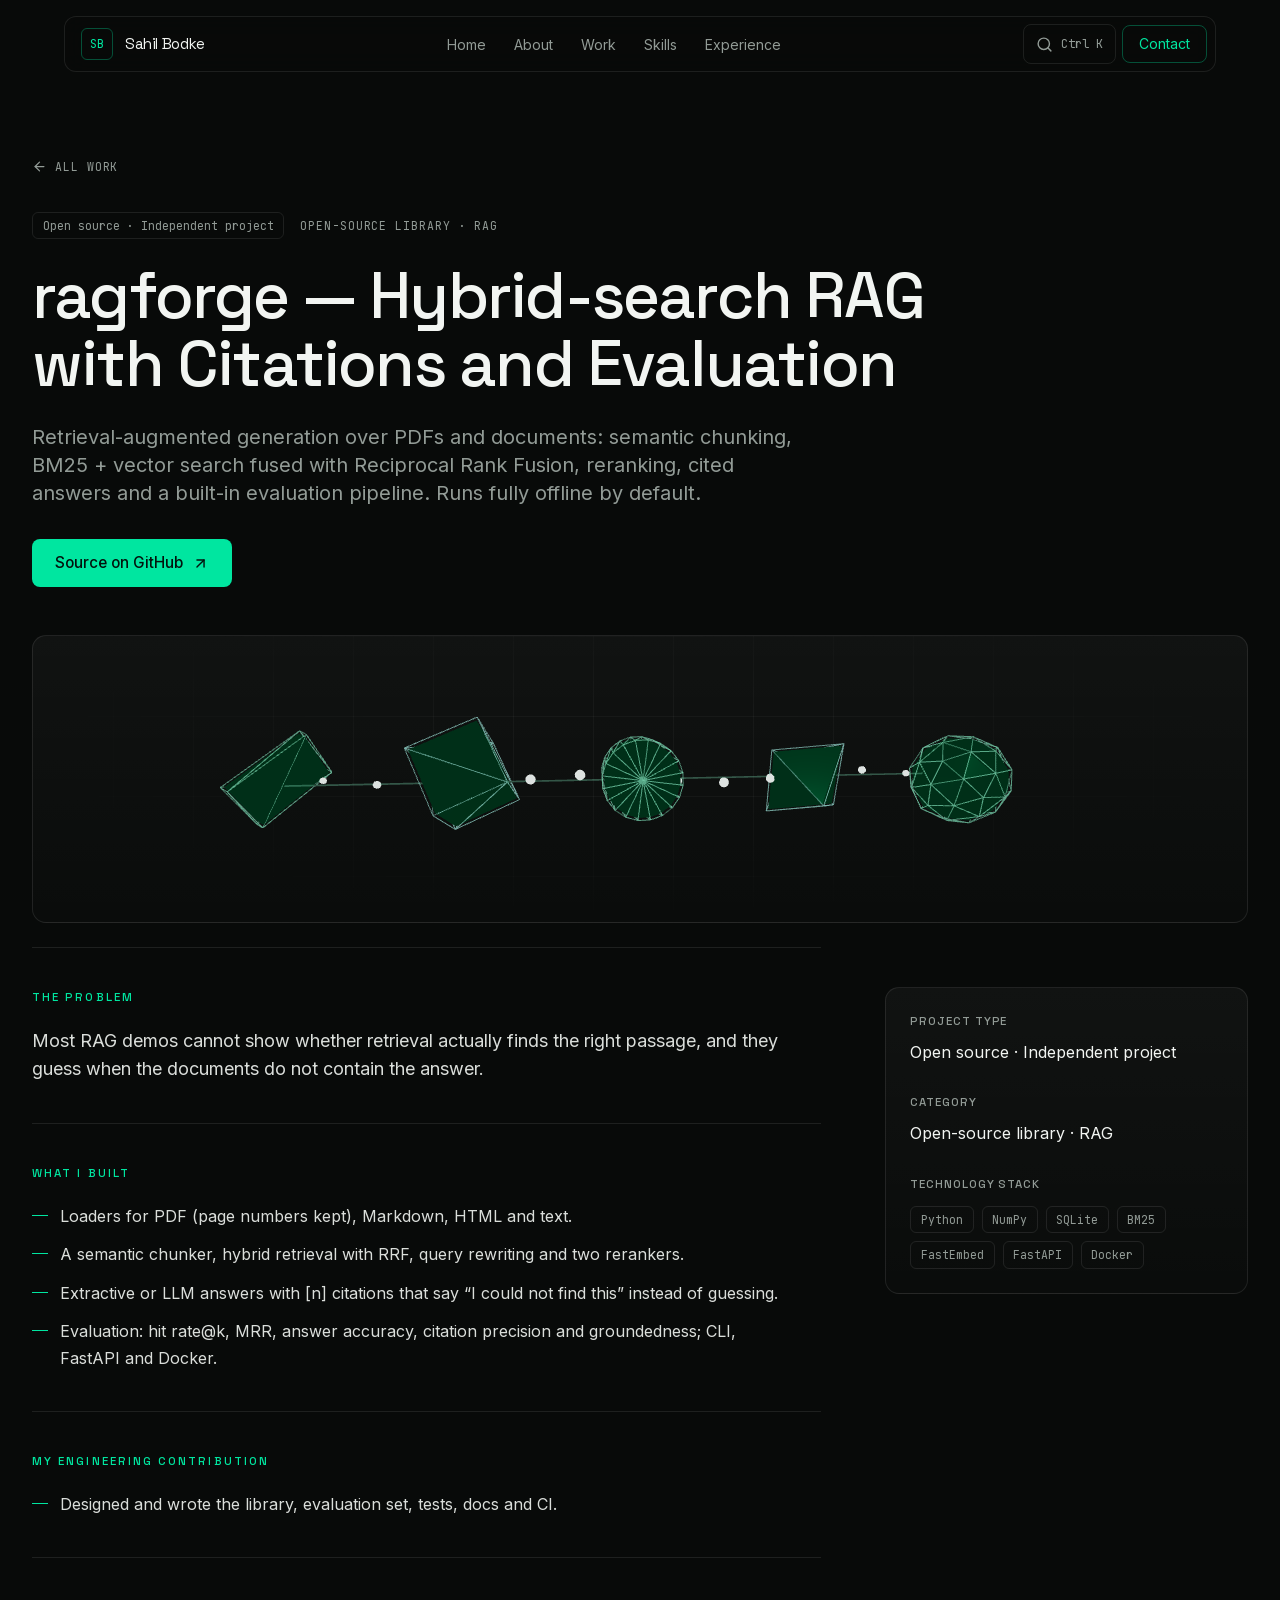
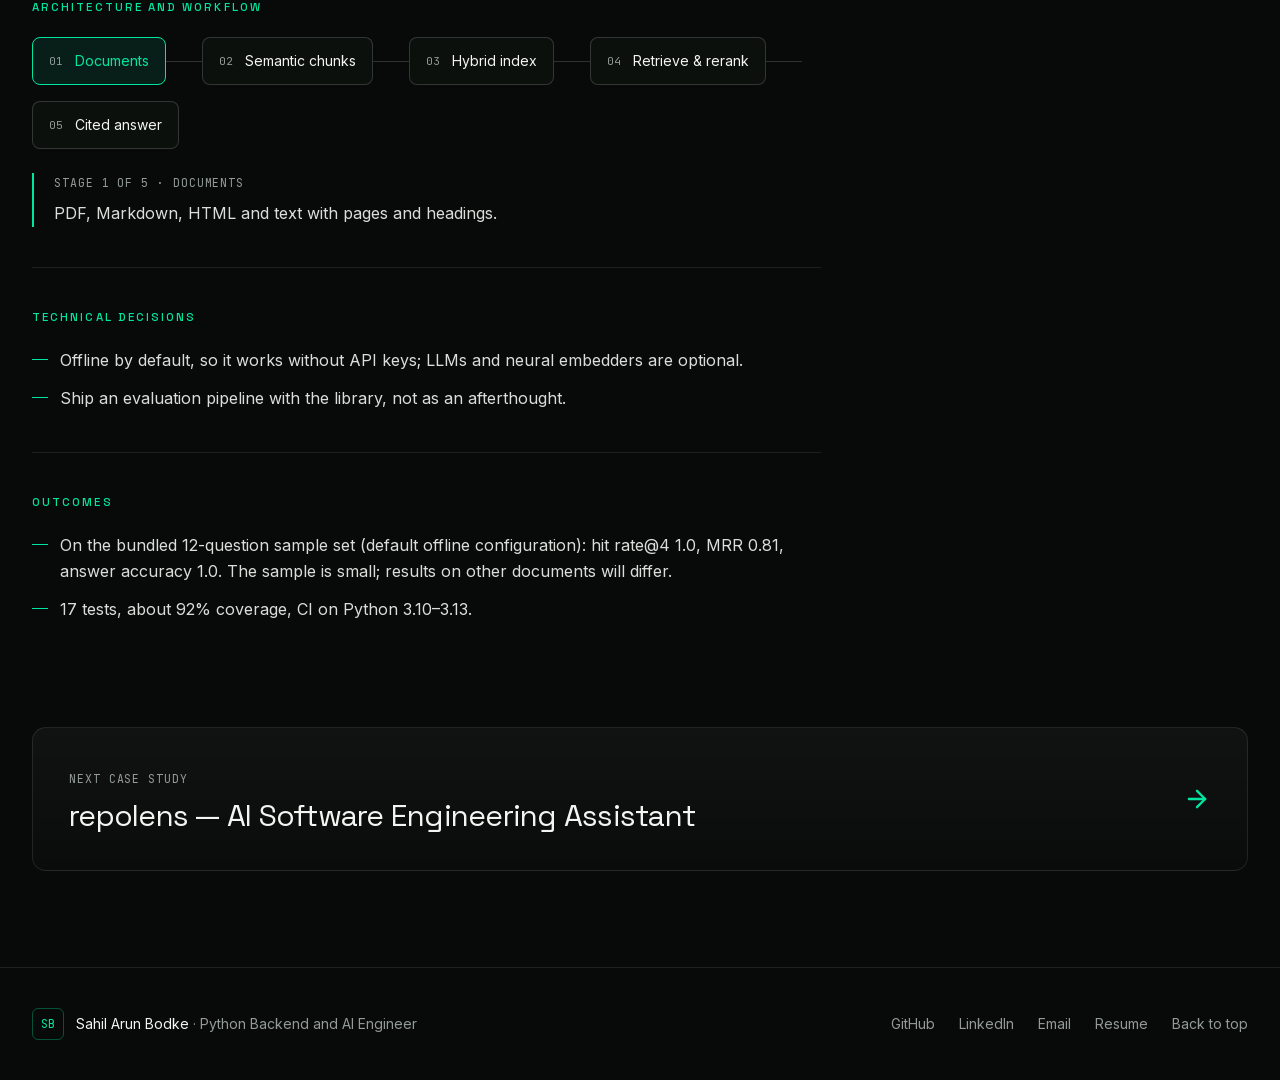
<file: projects/ragforge/index.html>
<!DOCTYPE html><html lang="en" class="RNs2Mq_variable _0bjUvq_variable -5dQCq_variable"><head><meta charSet="utf-8"/><meta name="viewport" content="width=device-width, initial-scale=1"/><link rel="preload" href="/_next/static/media/07c7676b89ed2778-s.p.2bn3s6zvc0dyp.woff2" as="font" crossorigin="" type="font/woff2"/><link rel="preload" href="/_next/static/media/237858b39a32779d-s.p.2cyn07wtgehh0.woff2" as="font" crossorigin="" type="font/woff2"/><link rel="preload" href="/_next/static/media/9a321a2c78eff0b5-s.p.1bkzbscqrt8rl.woff2" as="font" crossorigin="" type="font/woff2"/><link rel="stylesheet" href="/_next/static/chunks/3l9rqaqv0t_3e.css" data-precedence="next"/><link rel="preload" as="script" fetchPriority="low" href="/_next/static/chunks/1pcw6gskne7pf.js"/><script src="/_next/static/chunks/1wnov70f88xjy.js" async=""></script><script src="/_next/static/chunks/092r-mewpaf3q.js" async=""></script><script src="/_next/static/chunks/0c98xzjfks9hq.js" async=""></script><script src="/_next/static/chunks/turbopack-077hmtqrhcoji.js" async=""></script><script src="/_next/static/chunks/3qfy96eoyh-ek.js" async=""></script><script src="/_next/static/chunks/2n2pvyeoepp9f.js" async=""></script><script src="/_next/static/chunks/1orgbb6uvreef.js" async=""></script><meta name="theme-color" content="#080a09"/><meta name="color-scheme" content="dark"/><title>ragforge — Hybrid-search RAG with Citations and Evaluation — case study — Sahil Bodke</title><meta name="description" content="Retrieval-augmented generation over PDFs and documents: semantic chunking, BM25 + vector search fused with Reciprocal Rank Fusion, reranking, cited answers and a built-in evaluation pipeline. Runs fully offline by default."/><link rel="author" href="https://www.linkedin.com/in/sahil-bodke-engineer"/><meta name="author" content="Sahil Arun Bodke"/><meta name="keywords" content="Sahil Bodke,Python backend engineer,AI engineer,Generative AI,RAG,FastAPI,LLM applications,Pune"/><meta name="creator" content="Sahil Arun Bodke"/><meta name="robots" content="index, follow"/><link rel="canonical" href="https://sb110604.github.io/projects/ragforge/"/><meta property="og:title" content="ragforge — Hybrid-search RAG with Citations and Evaluation"/><meta property="og:description" content="Retrieval-augmented generation over PDFs and documents: semantic chunking, BM25 + vector search fused with Reciprocal Rank Fusion, reranking, cited answers and a built-in evaluation pipeline. Runs fully offline by default."/><meta property="og:url" content="https://sb110604.github.io/projects/ragforge/"/><meta property="og:type" content="article"/><meta name="twitter:card" content="summary_large_image"/><meta name="twitter:title" content="Sahil Arun Bodke — Python Backend and AI Engineer"/><meta name="twitter:description" content="Portfolio of Sahil Arun Bodke, a Python backend and AI engineer in Pune building REST APIs, Retrieval-Augmented Generation systems and LLM applications."/><link rel="icon" href="/icon.svg?icon.13ws6exduop89.svg" sizes="any" type="image/svg+xml"/><meta name="next-size-adjust" content=""/><script src="/_next/static/chunks/0cz1d0mv5g_q7.js" noModule=""></script></head><body><div hidden=""><!--$--><!--/$--></div><a href="#main" class="sr-only focus:not-sr-only focus:fixed focus:left-4 focus:top-4 focus:z-[60] focus:rounded-lg focus:bg-accent focus:px-4 focus:py-2 focus:text-bg">Skip to content</a><header class="fixed inset-x-0 top-3 z-40 px-3 sm:top-4 sm:px-6"><nav aria-label="Primary" class="mx-auto flex h-14 max-w-6xl items-center justify-between rounded-xl border border-line bg-bg/75 pl-4 pr-2 backdrop-blur-md"><a class="flex items-center gap-3" href="/"><span class="grid size-8 place-items-center rounded-md border border-line-accent font-mono text-xs text-accent">SB</span><span class="font-display text-[0.95rem] tracking-tight">Sahil Bodke</span></a><ul class="hidden items-center gap-7 md:flex"><li><a class="relative py-2 text-sm transition-colors hover:text-ink text-muted" href="/#home">Home<span aria-hidden="true" class="absolute inset-x-0 -bottom-0.5 h-px origin-left bg-accent transition-transform duration-300 scale-x-0"></span></a></li><li><a class="relative py-2 text-sm transition-colors hover:text-ink text-muted" href="/#about">About<span aria-hidden="true" class="absolute inset-x-0 -bottom-0.5 h-px origin-left bg-accent transition-transform duration-300 scale-x-0"></span></a></li><li><a class="relative py-2 text-sm transition-colors hover:text-ink text-muted" href="/#work">Work<span aria-hidden="true" class="absolute inset-x-0 -bottom-0.5 h-px origin-left bg-accent transition-transform duration-300 scale-x-0"></span></a></li><li><a class="relative py-2 text-sm transition-colors hover:text-ink text-muted" href="/#skills">Skills<span aria-hidden="true" class="absolute inset-x-0 -bottom-0.5 h-px origin-left bg-accent transition-transform duration-300 scale-x-0"></span></a></li><li><a class="relative py-2 text-sm transition-colors hover:text-ink text-muted" href="/#experience">Experience<span aria-hidden="true" class="absolute inset-x-0 -bottom-0.5 h-px origin-left bg-accent transition-transform duration-300 scale-x-0"></span></a></li></ul><div class="flex items-center gap-1.5"><button type="button" aria-label="Open command palette" aria-keyshortcuts="Control+K Meta+K" class="flex h-10 items-center gap-2 rounded-lg px-2.5 text-muted transition-colors hover:text-ink lg:border lg:border-line lg:px-3"><svg xmlns="http://www.w3.org/2000/svg" width="17" height="17" viewBox="0 0 24 24" fill="none" stroke="currentColor" stroke-width="2" stroke-linecap="round" stroke-linejoin="round" class="lucide lucide-search" aria-hidden="true"><path d="m21 21-4.34-4.34"></path><circle cx="11" cy="11" r="8"></circle></svg><span class="hidden font-mono text-xs lg:block">Ctrl K</span></button><a class="rounded-lg border border-line-accent px-4 py-2 text-sm text-accent transition-colors hover:bg-accent hover:text-bg" href="/#contact">Contact</a><button type="button" class="grid size-10 place-items-center rounded-lg text-ink md:hidden" aria-expanded="false" aria-controls="mobile-menu" aria-label="Open menu"><svg xmlns="http://www.w3.org/2000/svg" width="20" height="20" viewBox="0 0 24 24" fill="none" stroke="currentColor" stroke-width="2" stroke-linecap="round" stroke-linejoin="round" class="lucide lucide-menu" aria-hidden="true"><path d="M4 5h16"></path><path d="M4 12h16"></path><path d="M4 19h16"></path></svg></button></div></nav><div id="mobile-menu" hidden="" class="mx-auto mt-2 max-w-6xl rounded-xl border border-line bg-bg/95 p-2 backdrop-blur-md md:hidden"><ul><li><a class="flex min-h-12 items-center justify-between rounded-lg px-4 text-base text-ink" href="/#home">Home<span aria-hidden="true" class="font-mono text-xs text-muted">/<!-- -->home</span></a></li><li><a class="flex min-h-12 items-center justify-between rounded-lg px-4 text-base text-ink" href="/#about">About<span aria-hidden="true" class="font-mono text-xs text-muted">/<!-- -->about</span></a></li><li><a class="flex min-h-12 items-center justify-between rounded-lg px-4 text-base text-ink" href="/#work">Work<span aria-hidden="true" class="font-mono text-xs text-muted">/<!-- -->work</span></a></li><li><a class="flex min-h-12 items-center justify-between rounded-lg px-4 text-base text-ink" href="/#skills">Skills<span aria-hidden="true" class="font-mono text-xs text-muted">/<!-- -->skills</span></a></li><li><a class="flex min-h-12 items-center justify-between rounded-lg px-4 text-base text-ink" href="/#experience">Experience<span aria-hidden="true" class="font-mono text-xs text-muted">/<!-- -->experience</span></a></li></ul></div><dialog aria-label="Command palette" class="m-auto mt-[12vh] w-[min(40rem,calc(100vw-1.5rem))] rounded-xl border border-line-strong bg-bg-2 p-0 text-ink shadow-[0_30px_80px_rgb(0_0_0/0.6)] backdrop:bg-black/60 backdrop:backdrop-blur-sm"><div class="flex items-center gap-3 border-b border-line px-4"><svg xmlns="http://www.w3.org/2000/svg" width="18" height="18" viewBox="0 0 24 24" fill="none" stroke="currentColor" stroke-width="2" stroke-linecap="round" stroke-linejoin="round" class="lucide lucide-search shrink-0 text-muted" aria-hidden="true"><path d="m21 21-4.34-4.34"></path><circle cx="11" cy="11" r="8"></circle></svg><input type="text" role="combobox" aria-expanded="true" aria-controls="cmd-list" aria-activedescendant="cmd-go-home" aria-label="Search sections, projects and actions" placeholder="Search sections, projects, actions…" autoComplete="off" spellCheck="false" class="h-14 w-full bg-transparent text-base outline-none placeholder:text-muted/70 focus-visible:outline-none" value=""/><kbd class="meta hidden rounded border border-line px-1.5 py-0.5 sm:block">Esc</kbd></div><ul id="cmd-list" role="listbox" aria-label="Results" class="max-h-[min(24rem,55vh)] overflow-y-auto p-2"><li role="presentation"><p class="meta px-3 pb-1 pt-3">Go to</p><div id="cmd-go-home" role="option" aria-selected="true" class="flex min-h-11 cursor-pointer items-center justify-between gap-4 rounded-lg px-3 text-[0.95rem] bg-accent/12 text-accent"><span class="flex min-w-0 items-center gap-2"><span class="truncate">Home</span></span><span class="flex shrink-0 items-center gap-3"><svg xmlns="http://www.w3.org/2000/svg" width="14" height="14" viewBox="0 0 24 24" fill="none" stroke="currentColor" stroke-width="2" stroke-linecap="round" stroke-linejoin="round" class="lucide lucide-corner-down-left" aria-hidden="true"><path d="M20 4v7a4 4 0 0 1-4 4H4"></path><path d="m9 10-5 5 5 5"></path></svg></span></div></li><li role="presentation"><div id="cmd-go-about" role="option" aria-selected="false" class="flex min-h-11 cursor-pointer items-center justify-between gap-4 rounded-lg px-3 text-[0.95rem] text-ink"><span class="flex min-w-0 items-center gap-2"><span class="truncate">About</span></span><span class="flex shrink-0 items-center gap-3"></span></div></li><li role="presentation"><div id="cmd-go-systems" role="option" aria-selected="false" class="flex min-h-11 cursor-pointer items-center justify-between gap-4 rounded-lg px-3 text-[0.95rem] text-ink"><span class="flex min-w-0 items-center gap-2"><span class="truncate">Systems I build</span></span><span class="flex shrink-0 items-center gap-3"></span></div></li><li role="presentation"><div id="cmd-go-work" role="option" aria-selected="false" class="flex min-h-11 cursor-pointer items-center justify-between gap-4 rounded-lg px-3 text-[0.95rem] text-ink"><span class="flex min-w-0 items-center gap-2"><span class="truncate">Selected work</span></span><span class="flex shrink-0 items-center gap-3"></span></div></li><li role="presentation"><div id="cmd-go-details" role="option" aria-selected="false" class="flex min-h-11 cursor-pointer items-center justify-between gap-4 rounded-lg px-3 text-[0.95rem] text-ink"><span class="flex min-w-0 items-center gap-2"><span class="truncate">Engineering details</span></span><span class="flex shrink-0 items-center gap-3"></span></div></li><li role="presentation"><div id="cmd-go-skills" role="option" aria-selected="false" class="flex min-h-11 cursor-pointer items-center justify-between gap-4 rounded-lg px-3 text-[0.95rem] text-ink"><span class="flex min-w-0 items-center gap-2"><span class="truncate">Skills</span></span><span class="flex shrink-0 items-center gap-3"></span></div></li><li role="presentation"><div id="cmd-go-experience" role="option" aria-selected="false" class="flex min-h-11 cursor-pointer items-center justify-between gap-4 rounded-lg px-3 text-[0.95rem] text-ink"><span class="flex min-w-0 items-center gap-2"><span class="truncate">Experience</span></span><span class="flex shrink-0 items-center gap-3"></span></div></li><li role="presentation"><div id="cmd-go-contact" role="option" aria-selected="false" class="flex min-h-11 cursor-pointer items-center justify-between gap-4 rounded-lg px-3 text-[0.95rem] text-ink"><span class="flex min-w-0 items-center gap-2"><span class="truncate">Contact</span></span><span class="flex shrink-0 items-center gap-3"></span></div></li><li role="presentation"><p class="meta px-3 pb-1 pt-3">Projects</p><div id="cmd-project-best-food-services" role="option" aria-selected="false" class="flex min-h-11 cursor-pointer items-center justify-between gap-4 rounded-lg px-3 text-[0.95rem] text-ink"><span class="flex min-w-0 items-center gap-2"><span class="truncate">Best Food Services</span></span><span class="flex shrink-0 items-center gap-3"><span class="hidden max-w-56 truncate font-mono text-xs text-muted sm:block">Live product · Client engagement</span></span></div></li><li role="presentation"><div id="cmd-project-smartstock-rpa" role="option" aria-selected="false" class="flex min-h-11 cursor-pointer items-center justify-between gap-4 rounded-lg px-3 text-[0.95rem] text-ink"><span class="flex min-w-0 items-center gap-2"><span class="truncate">SmartStock RPA</span></span><span class="flex shrink-0 items-center gap-3"><span class="hidden max-w-56 truncate font-mono text-xs text-muted sm:block">Open source · Independent project</span></span></div></li><li role="presentation"><div id="cmd-project-agentgate" role="option" aria-selected="false" class="flex min-h-11 cursor-pointer items-center justify-between gap-4 rounded-lg px-3 text-[0.95rem] text-ink"><span class="flex min-w-0 items-center gap-2"><span class="truncate">agentgate</span></span><span class="flex shrink-0 items-center gap-3"><span class="hidden max-w-56 truncate font-mono text-xs text-muted sm:block">Open source · Independent project</span></span></div></li><li role="presentation"><div id="cmd-project-ragforge" role="option" aria-selected="false" class="flex min-h-11 cursor-pointer items-center justify-between gap-4 rounded-lg px-3 text-[0.95rem] text-ink"><span class="flex min-w-0 items-center gap-2"><span class="truncate">ragforge</span></span><span class="flex shrink-0 items-center gap-3"><span class="hidden max-w-56 truncate font-mono text-xs text-muted sm:block">Open source · Independent project</span></span></div></li><li role="presentation"><div id="cmd-project-repolens" role="option" aria-selected="false" class="flex min-h-11 cursor-pointer items-center justify-between gap-4 rounded-lg px-3 text-[0.95rem] text-ink"><span class="flex min-w-0 items-center gap-2"><span class="truncate">repolens</span></span><span class="flex shrink-0 items-center gap-3"><span class="hidden max-w-56 truncate font-mono text-xs text-muted sm:block">Open source · Independent project</span></span></div></li><li role="presentation"><div id="cmd-project-multimodal-rag-assistant" role="option" aria-selected="false" class="flex min-h-11 cursor-pointer items-center justify-between gap-4 rounded-lg px-3 text-[0.95rem] text-ink"><span class="flex min-w-0 items-center gap-2"><span class="truncate">RAG Knowledge Assistant</span></span><span class="flex shrink-0 items-center gap-3"><span class="hidden max-w-56 truncate font-mono text-xs text-muted sm:block">Independent project</span></span></div></li><li role="presentation"><div id="cmd-project-fake-news-detection" role="option" aria-selected="false" class="flex min-h-11 cursor-pointer items-center justify-between gap-4 rounded-lg px-3 text-[0.95rem] text-ink"><span class="flex min-w-0 items-center gap-2"><span class="truncate">Fake-News Detection</span></span><span class="flex shrink-0 items-center gap-3"><span class="hidden max-w-56 truncate font-mono text-xs text-muted sm:block">Independent project</span></span></div></li><li role="presentation"><div id="cmd-project-industrial-safety-system" role="option" aria-selected="false" class="flex min-h-11 cursor-pointer items-center justify-between gap-4 rounded-lg px-3 text-[0.95rem] text-ink"><span class="flex min-w-0 items-center gap-2"><span class="truncate">Industrial Safety System</span></span><span class="flex shrink-0 items-center gap-3"><span class="hidden max-w-56 truncate font-mono text-xs text-muted sm:block">Academic capstone · Final-year B.E.</span></span></div></li><li role="presentation"><div id="cmd-project-credential-verification" role="option" aria-selected="false" class="flex min-h-11 cursor-pointer items-center justify-between gap-4 rounded-lg px-3 text-[0.95rem] text-ink"><span class="flex min-w-0 items-center gap-2"><span class="truncate">Credential Verification</span></span><span class="flex shrink-0 items-center gap-3"><span class="hidden max-w-56 truncate font-mono text-xs text-muted sm:block">Independent project</span></span></div></li><li role="presentation"><div id="cmd-project-weather-forecasting-platform" role="option" aria-selected="false" class="flex min-h-11 cursor-pointer items-center justify-between gap-4 rounded-lg px-3 text-[0.95rem] text-ink"><span class="flex min-w-0 items-center gap-2"><span class="truncate">Weather Platform</span></span><span class="flex shrink-0 items-center gap-3"><span class="hidden max-w-56 truncate font-mono text-xs text-muted sm:block">Internship project · ProAzure</span></span></div></li><li role="presentation"><p class="meta px-3 pb-1 pt-3">Actions</p><div id="cmd-copy-email" role="option" aria-selected="false" class="flex min-h-11 cursor-pointer items-center justify-between gap-4 rounded-lg px-3 text-[0.95rem] text-ink"><span class="flex min-w-0 items-center gap-2"><span class="truncate">Copy email address</span></span><span class="flex shrink-0 items-center gap-3"><span class="hidden max-w-56 truncate font-mono text-xs text-muted sm:block">sahilbodke51@gmail.com</span></span></div></li><li role="presentation"><div id="cmd-resume" role="option" aria-selected="false" class="flex min-h-11 cursor-pointer items-center justify-between gap-4 rounded-lg px-3 text-[0.95rem] text-ink"><span class="flex min-w-0 items-center gap-2"><span class="truncate">View resume</span><svg xmlns="http://www.w3.org/2000/svg" width="14" height="14" viewBox="0 0 24 24" fill="none" stroke="currentColor" stroke-width="2" stroke-linecap="round" stroke-linejoin="round" class="lucide lucide-arrow-up-right shrink-0 opacity-70" aria-hidden="true"><path d="M7 7h10v10"></path><path d="M7 17 17 7"></path></svg></span><span class="flex shrink-0 items-center gap-3"></span></div></li><li role="presentation"><div id="cmd-github" role="option" aria-selected="false" class="flex min-h-11 cursor-pointer items-center justify-between gap-4 rounded-lg px-3 text-[0.95rem] text-ink"><span class="flex min-w-0 items-center gap-2"><span class="truncate">Open GitHub</span><svg xmlns="http://www.w3.org/2000/svg" width="14" height="14" viewBox="0 0 24 24" fill="none" stroke="currentColor" stroke-width="2" stroke-linecap="round" stroke-linejoin="round" class="lucide lucide-arrow-up-right shrink-0 opacity-70" aria-hidden="true"><path d="M7 7h10v10"></path><path d="M7 17 17 7"></path></svg></span><span class="flex shrink-0 items-center gap-3"><span class="hidden max-w-56 truncate font-mono text-xs text-muted sm:block">SB110604</span></span></div></li><li role="presentation"><div id="cmd-linkedin" role="option" aria-selected="false" class="flex min-h-11 cursor-pointer items-center justify-between gap-4 rounded-lg px-3 text-[0.95rem] text-ink"><span class="flex min-w-0 items-center gap-2"><span class="truncate">Open LinkedIn</span><svg xmlns="http://www.w3.org/2000/svg" width="14" height="14" viewBox="0 0 24 24" fill="none" stroke="currentColor" stroke-width="2" stroke-linecap="round" stroke-linejoin="round" class="lucide lucide-arrow-up-right shrink-0 opacity-70" aria-hidden="true"><path d="M7 7h10v10"></path><path d="M7 17 17 7"></path></svg></span><span class="flex shrink-0 items-center gap-3"></span></div></li><li role="presentation"><div id="cmd-live" role="option" aria-selected="false" class="flex min-h-11 cursor-pointer items-center justify-between gap-4 rounded-lg px-3 text-[0.95rem] text-ink"><span class="flex min-w-0 items-center gap-2"><span class="truncate">Visit bestfoodservices.in</span><svg xmlns="http://www.w3.org/2000/svg" width="14" height="14" viewBox="0 0 24 24" fill="none" stroke="currentColor" stroke-width="2" stroke-linecap="round" stroke-linejoin="round" class="lucide lucide-arrow-up-right shrink-0 opacity-70" aria-hidden="true"><path d="M7 7h10v10"></path><path d="M7 17 17 7"></path></svg></span><span class="flex shrink-0 items-center gap-3"></span></div></li></ul><div class="flex items-center justify-between gap-4 border-t border-line px-4 py-2.5 text-xs text-muted"><p role="status" aria-live="polite">23 results</p><p class="hidden font-mono sm:block">↑↓ move · Enter select · Esc close</p></div></dialog></header><main id="main" class="shell pb-24 pt-28 sm:pt-36"><a class="meta inline-flex min-h-11 items-center gap-2 transition-colors hover:!text-accent" href="/#work"><svg xmlns="http://www.w3.org/2000/svg" width="15" height="15" viewBox="0 0 24 24" fill="none" stroke="currentColor" stroke-width="2" stroke-linecap="round" stroke-linejoin="round" class="lucide lucide-arrow-left" aria-hidden="true"><path d="m12 19-7-7 7-7"></path><path d="M19 12H5"></path></svg> All work</a><header class="animate-rise mt-6 max-w-4xl"><div class="flex flex-wrap items-center gap-x-4 gap-y-2"><span class="chip gap-2 ">Open source · Independent project</span><span class="meta">Open-source library · RAG</span></div><h1 class="display-2 mt-6 !text-[clamp(2.1rem,5vw,4rem)]">ragforge — Hybrid-search RAG with Citations and Evaluation</h1><p class="mt-6 max-w-3xl text-xl text-muted">Retrieval-augmented generation over PDFs and documents: semantic chunking, BM25 + vector search fused with Reciprocal Rank Fusion, reranking, cited answers and a built-in evaluation pipeline. Runs fully offline by default.</p><div class="mt-8 flex flex-wrap gap-3"><a href="https://github.com/SB110604/ragforge" target="_blank" rel="noopener noreferrer" class="btn btn-primary">Source on GitHub<!-- --> <svg xmlns="http://www.w3.org/2000/svg" width="17" height="17" viewBox="0 0 24 24" fill="none" stroke="currentColor" stroke-width="2" stroke-linecap="round" stroke-linejoin="round" class="lucide lucide-arrow-up-right" aria-hidden="true"><path d="M7 7h10v10"></path><path d="M7 17 17 7"></path></svg></a></div></header><div class="animate-rise mt-12 [animation-delay:120ms]"><div aria-hidden="true" class="panel relative h-56 overflow-hidden sm:h-72"><div class="grid-lines absolute inset-0"></div></div></div><div class="mt-6 grid gap-x-16 lg:grid-cols-12"><div class="lg:col-span-8"><section class="border-t border-line py-10"><h2 class="eyebrow">The problem</h2><div class="mt-5"><p class="max-w-3xl text-lg text-ink/90">Most RAG demos cannot show whether retrieval actually finds the right passage, and they guess when the documents do not contain the answer.</p></div></section><section class="border-t border-line py-10"><h2 class="eyebrow">What I built</h2><div class="mt-5"><ul class="max-w-3xl space-y-3"><li class="flex gap-3 text-ink/90"><span aria-hidden="true" class="mt-3 h-px w-4 shrink-0 bg-accent"></span>Loaders for PDF (page numbers kept), Markdown, HTML and text.</li><li class="flex gap-3 text-ink/90"><span aria-hidden="true" class="mt-3 h-px w-4 shrink-0 bg-accent"></span>A semantic chunker, hybrid retrieval with RRF, query rewriting and two rerankers.</li><li class="flex gap-3 text-ink/90"><span aria-hidden="true" class="mt-3 h-px w-4 shrink-0 bg-accent"></span>Extractive or LLM answers with [n] citations that say “I could not find this” instead of guessing.</li><li class="flex gap-3 text-ink/90"><span aria-hidden="true" class="mt-3 h-px w-4 shrink-0 bg-accent"></span>Evaluation: hit rate@k, MRR, answer accuracy, citation precision and groundedness; CLI, FastAPI and Docker.</li></ul></div></section><section class="border-t border-line py-10"><h2 class="eyebrow">My engineering contribution</h2><div class="mt-5"><ul class="max-w-3xl space-y-3"><li class="flex gap-3 text-ink/90"><span aria-hidden="true" class="mt-3 h-px w-4 shrink-0 bg-accent"></span>Designed and wrote the library, evaluation set, tests, docs and CI.</li></ul></div></section><section class="border-t border-line py-10"><h2 class="eyebrow">Architecture and workflow</h2><div class="mt-5"><div><ol aria-label="ragforge workflow" class="flow"><li><button type="button" aria-pressed="true" class="flex min-h-12 w-full items-center gap-3 rounded-lg border px-4 py-2 text-left text-sm transition-colors md:w-auto border-accent bg-accent/10 text-accent"><span class="font-mono text-[0.68rem] text-muted">01</span>Documents</button></li><li><button type="button" aria-pressed="false" class="flex min-h-12 w-full items-center gap-3 rounded-lg border px-4 py-2 text-left text-sm transition-colors md:w-auto border-line-strong bg-bg-2/80 text-ink hover:border-line-accent"><span class="font-mono text-[0.68rem] text-muted">02</span>Semantic chunks</button></li><li><button type="button" aria-pressed="false" class="flex min-h-12 w-full items-center gap-3 rounded-lg border px-4 py-2 text-left text-sm transition-colors md:w-auto border-line-strong bg-bg-2/80 text-ink hover:border-line-accent"><span class="font-mono text-[0.68rem] text-muted">03</span>Hybrid index</button></li><li><button type="button" aria-pressed="false" class="flex min-h-12 w-full items-center gap-3 rounded-lg border px-4 py-2 text-left text-sm transition-colors md:w-auto border-line-strong bg-bg-2/80 text-ink hover:border-line-accent"><span class="font-mono text-[0.68rem] text-muted">04</span>Retrieve &amp; rerank</button></li><li><button type="button" aria-pressed="false" class="flex min-h-12 w-full items-center gap-3 rounded-lg border px-4 py-2 text-left text-sm transition-colors md:w-auto border-line-strong bg-bg-2/80 text-ink hover:border-line-accent"><span class="font-mono text-[0.68rem] text-muted">05</span>Cited answer</button></li></ol><div aria-live="polite" class="mt-6 border-l-2 border-accent pl-5"><p class="meta">Stage <!-- -->1<!-- --> of <!-- -->5<!-- --> · <!-- -->Documents</p><p class="mt-2 max-w-2xl text-ink/90">PDF, Markdown, HTML and text with pages and headings.</p></div></div></div></section><section class="border-t border-line py-10"><h2 class="eyebrow">Technical decisions</h2><div class="mt-5"><ul class="max-w-3xl space-y-3"><li class="flex gap-3 text-ink/90"><span aria-hidden="true" class="mt-3 h-px w-4 shrink-0 bg-accent"></span>Offline by default, so it works without API keys; LLMs and neural embedders are optional.</li><li class="flex gap-3 text-ink/90"><span aria-hidden="true" class="mt-3 h-px w-4 shrink-0 bg-accent"></span>Ship an evaluation pipeline with the library, not as an afterthought.</li></ul></div></section><section class="border-t border-line py-10"><h2 class="eyebrow">Outcomes</h2><div class="mt-5"><ul class="max-w-3xl space-y-3"><li class="flex gap-3 text-ink/90"><span aria-hidden="true" class="mt-3 h-px w-4 shrink-0 bg-accent"></span>On the bundled 12-question sample set (default offline configuration): hit rate@4 1.0, MRR 0.81, answer accuracy 1.0. The sample is small; results on other documents will differ.</li><li class="flex gap-3 text-ink/90"><span aria-hidden="true" class="mt-3 h-px w-4 shrink-0 bg-accent"></span>17 tests, about 92% coverage, CI on Python 3.10–3.13.</li></ul></div></section></div><aside class="lg:col-span-4"><div class="panel mt-10 space-y-7 p-6 lg:sticky lg:top-28"><div><h2 class="meta">Project type</h2><p class="mt-2">Open source · Independent project</p></div><div><h2 class="meta">Category</h2><p class="mt-2">Open-source library · RAG</p></div><div><h2 class="meta">Technology stack</h2><ul class="mt-3 flex flex-wrap gap-2"><li class="chip">Python</li><li class="chip">NumPy</li><li class="chip">SQLite</li><li class="chip">BM25</li><li class="chip">FastEmbed</li><li class="chip">FastAPI</li><li class="chip">Docker</li></ul></div></div></aside></div><a class="group panel mt-16 flex items-center justify-between gap-6 p-6 transition-colors hover:border-line-accent sm:p-9" href="/projects/repolens/"><span><span class="meta">Next case study</span><span class="mt-2 block font-display text-2xl tracking-tight sm:text-3xl">repolens — AI Software Engineering Assistant</span></span><svg xmlns="http://www.w3.org/2000/svg" width="24" height="24" viewBox="0 0 24 24" fill="none" stroke="currentColor" stroke-width="2" stroke-linecap="round" stroke-linejoin="round" class="lucide lucide-arrow-right size-7 shrink-0 text-accent transition-transform group-hover:translate-x-1" aria-hidden="true"><path d="M5 12h14"></path><path d="m12 5 7 7-7 7"></path></svg></a></main><footer class="relative z-10 border-t border-line bg-bg"><div class="shell flex flex-col gap-6 py-10 sm:flex-row sm:items-center sm:justify-between"><div class="flex items-center gap-3"><span class="grid size-8 place-items-center rounded-md border border-line-accent font-mono text-xs text-accent">SB</span><p class="text-sm text-muted"><span class="text-ink">Sahil Arun Bodke</span> · <!-- -->Python Backend and AI Engineer</p></div><ul class="flex flex-wrap items-center gap-x-6 gap-y-2 text-sm text-muted"><li><a href="https://github.com/SB110604" target="_blank" rel="noopener noreferrer" class="transition-colors hover:text-accent">GitHub</a></li><li><a href="https://www.linkedin.com/in/sahil-bodke-engineer" target="_blank" rel="noopener noreferrer" class="transition-colors hover:text-accent">LinkedIn</a></li><li><a href="mailto:sahilbodke51@gmail.com" class="transition-colors hover:text-accent">Email</a></li><li><a href="/documents/Sahil_Bodke_Resume.pdf" target="_blank" rel="noopener noreferrer" class="transition-colors hover:text-accent">Resume</a></li><li><a class="transition-colors hover:text-accent" href="/#home">Back to top</a></li></ul></div></footer><!--$--><!--/$--><script type="application/ld+json">{"@context":"https://schema.org","@type":"Person","name":"Sahil Arun Bodke","alternateName":"Sahil Bodke","jobTitle":"Python Backend and AI Engineer","description":"Portfolio of Sahil Arun Bodke, a Python backend and AI engineer in Pune building REST APIs, Retrieval-Augmented Generation systems and LLM applications.","email":"mailto:sahilbodke51@gmail.com","url":"https://sb110604.github.io","address":{"@type":"PostalAddress","addressLocality":"Pune","addressRegion":"Maharashtra","addressCountry":"IN"},"alumniOf":{"@type":"CollegeOrUniversity","name":"Savitribai Phule Pune University"},"sameAs":["https://github.com/SB110604","https://www.linkedin.com/in/sahil-bodke-engineer"],"knowsAbout":["Python","FastAPI","REST APIs","Retrieval-Augmented Generation","Large language models","Machine learning","Application security"]}</script><script id="_R_">(globalThis["TURBOPACK"] || (globalThis["TURBOPACK"] = [])).push({"otherChunks":["static/chunks/1pcw6gskne7pf.js","static/chunks/1wnov70f88xjy.js","static/chunks/092r-mewpaf3q.js","static/chunks/0c98xzjfks9hq.js"],"runtimeModuleIds":[94553]});</script><script src="/_next/static/chunks/1pcw6gskne7pf.js" async=""></script><script>(self.__next_f=self.__next_f||[]).push([0])</script><script>self.__next_f.push([1,"1:\"$Sreact.fragment\"\n2:\"/_next/static/chunks/3qfy96eoyh-ek.js\"\n3:I[39756,[\"$2\"],\"default\"]\n4:I[37457,[\"$2\"],\"default\"]\n5:\"/_next/static/chunks/2n2pvyeoepp9f.js\"\n6:\"/_next/static/chunks/1orgbb6uvreef.js\"\n7:I[22016,[\"$5\",\"$6\"],\"\"]\n8:I[5014,[\"$5\",\"$6\"],\"default\"]\ne:I[97367,[\"$2\"],\"OutletBoundary\"]\nf:\"$Sreact.suspense\"\n11:\"ViewportBoundary\"\n12:I[97367,[\"$2\"],\"$11\"]\n14:\"MetadataBoundary\"\n15:I[97367,[\"$2\"],\"$14\"]\n17:I[68027,[],\"default\",1]\n:HL[\"/_next/static/chunks/3l9rqaqv0t_3e.css\",\"style\"]\n:HL[\"/_next/static/media/07c7676b89ed2778-s.p.2bn3s6zvc0dyp.woff2\",\"font\",{\"crossOrigin\":\"\",\"type\":\"font/woff2\"}]\n:HL[\"/_next/static/media/237858b39a32779d-s.p.2cyn07wtgehh0.woff2\",\"font\",{\"crossOrigin\":\"\",\"type\":\"font/woff2\"}]\n:HL[\"/_next/static/media/9a321a2c78eff0b5-s.p.1bkzbscqrt8rl.woff2\",\"font\",{\"crossOrigin\":\"\",\"type\":\"font/woff2\"}]\na:X\nc:[[\"children\",{\"s\":\"__PAGE__\",\"h\":512,\"d\":{\"r\":[\"$\",\"$1\",\"c\",{\"children\":[\"$Ld\",[[\"$\",\"script\",\"script-0\",{\"src\":\"/_next/static/chunks/2n2pvyeoepp9f.js\",\"async\":true,\"nonce\":\"$undefined\"}],[\"$\",\"script\",\"script-1\",{\"src\":\"/_next/static/chunks/1orgbb6uvreef.js\",\"async\":true,\"nonce\":\"$undefined\"}]],[\"$\",\"$Le\",null,{\"children\":[\"$\",\"$f\",null,{\"name\":\"Next.MetadataOutlet\",\"children\":\"$@10\"}]}]]}],\"p\":false,\"v\":null}}]]\nb:[[\"children\",{\"s\":{\"n\":\"slug\",\"t\":\"d\",\"k\":\"ragforge\",\"s\":[]},\"h\":66048,\"d\":{\"r\":[\"$\",\"$1\",\"c\",{\"children\":[null,[\"$\",\"$L3\",null,{\"parallelRouterKey\":\"children\",\"error\":\"$undefined\",\"errorStyles\":\"$undefined\",\"errorScripts\":\"$undefined\",\"template\":[\"$\",\"$L4\",null,{}],\"templateStyles\":\"$undefined\",\"templateScripts\":\"$undefined\",\"notFound\":\"$undefined\",\"forbidden\":\"$undefined\",\"unauthorized\":\"$undefined\"}]]}],\"p\":false,\"v\":\"$a\"},\"c\":\"$Qc\"}]]\n9:[[\"children\",{\"s\":\"projects\",\"h\":131584,\"d\":{\"r\":[\"$\",\"$1\",\"c\",{\"children\":[null,[\"$\",\"$L3\",null,{\"parallelRouterKey\":\"children\",\"error\":\"$undefined\",\"errorStyles\":\"$undefined\",\"errorScripts\":\"$undefined\",\"template\":[\"$\",\"$L4\",null,{}],\"templateStyles\":\"$undefined\",\"templateScripts\":\"$undefined\",\"notFound\":\"$undefined\",\"forbidden\":\"$undefined\",\"unauthorized\":\"$undefined\"}]]}],\"p\":false,\"v\":\"$a\"},\"c\":\"$Qb\"}]]\n0:{\"P\":null,\"c\":[\"\",\"projects\",\"ragforge\",\"\"],\"q\":\"\",\"i\":false,\"t\":{\"t\":{\"s\":\"\",\"h\":131600,\"d\":{\"r\":[\"$\",\"$1\",\"c\",{\"children\":[[[\"$\",\"link\",\"0\",{\"rel\":\"stylesheet\",\"href\":\"/_next/static/chunks/3l9rqaqv0t_3e.css\",\"precedence\":\"next\",\"crossOrigin\":\"$undefined\",\"nonce\":\"$undefined\"}]],[\"$\",\"html\",null,{\"lang\":\"en\",\"className\":\"RNs2Mq_variable _0bjUvq_variable -5dQCq_variable\",\"children\":[\"$\",\"body\",null,{\"children\":[[\"$\",\"a\",null,{\"href\":\"#main\",\"className\":\"sr-only focus:not-sr-only focus:fixed focus:left-4 focus:top-4 focus:z-[60] focus:rounded-lg focus:bg-accent focus:px-4 focus:py-2 focus:text-bg\",\"children\":\"Skip to content\"}],[\"$\",\"$L3\",null,{\"parallelRouterKey\":\"children\",\"error\":\"$undefined\",\"errorStyles\":\"$undefined\",\"errorScripts\":\"$undefined\",\"template\":[\"$\",\"$L4\",null,{}],\"templateStyles\":\"$undefined\",\"templateScripts\":\"$undefined\",\"notFound\":[[\"$\",\"main\",null,{\"id\":\"main\",\"className\":\"shell grid min-h-[100svh] place-items-center py-24\",\"children\":[\"$\",\"div\",null,{\"className\":\"max-w-xl text-center\",\"children\":[[\"$\",\"p\",null,{\"className\":\"eyebrow\",\"children\":\"Error 404\"}],[\"$\",\"h1\",null,{\"className\":\"display-2 mt-5\",\"children\":\"This page isn’t part of the system.\"}],[\"$\",\"p\",null,{\"className\":\"mt-5 text-lg text-muted\",\"children\":\"The address may be mistyped, or the page may have moved.\"}],[\"$\",\"div\",null,{\"className\":\"mt-9 flex flex-wrap justify-center gap-3\",\"children\":[[\"$\",\"$L7\",null,{\"href\":\"/\",\"className\":\"btn btn-primary\",\"children\":[[\"$\",\"$L8\",null,{\"ref\":\"$undefined\",\"icon\":{\"name\":\"arrow-left\",\"size\":24,\"node\":[[\"path\",{\"d\":\"m12 19-7-7 7-7\",\"key\":\"1l729n\"}],[\"path\",{\"d\":\"M19 12H5\",\"key\":\"x3x0zl\"}]]},\"className\":\"$undefined\",\"size\":17,\"aria-hidden\":\"true\"}],\" Back to the portfolio\"]}],[\"$\",\"$L7\",null,{\"href\":\"/#work\",\"className\":\"btn btn-ghost\",\"children\":\"See the work\"}]]}]]}]}],[]],\"forbidden\":\"$undefined\",\"unauthorized\":\"$undefined\"}],[\"$\",\"script\",null,{\"type\":\"application/ld+json\",\"dangerouslySetInnerHTML\":{\"__html\":\"{\\\"@context\\\":\\\"https://schema.org\\\",\\\"@type\\\":\\\"Person\\\",\\\"name\\\":\\\"Sahil Arun Bodke\\\",\\\"alternateName\\\":\\\"Sahil Bodke\\\",\\\"jobTitle\\\":\\\"Python Backend and AI Engineer\\\",\\\"description\\\":\\\"Portfolio of Sahil Arun Bodke, a Python backend and AI engineer in Pune building REST APIs, Retrieval-Augmented Generation systems and LLM applications.\\\",\\\"email\\\":\\\"mailto:sahilbodke51@gmail.com\\\",\\\"url\\\":\\\"https://sb110604.github.io\\\",\\\"address\\\":{\\\"@type\\\":\\\"PostalAddress\\\",\\\"addressLocality\\\":\\\"Pune\\\",\\\"addressRegion\\\":\\\"Maharashtra\\\",\\\"addressCountry\\\":\\\"IN\\\"},\\\"alumniOf\\\":{\\\"@type\\\":\\\"CollegeOrUniversity\\\",\\\"name\\\":\\\"Savitribai Phule Pune University\\\"},\\\"sameAs\\\":[\\\"https://github.com/SB110604\\\",\\\"https://www.linkedin.com/in/sahil-bodke-engineer\\\"],\\\"knowsAbout\\\":[\\\"Python\\\",\\\"FastAPI\\\",\\\"REST APIs\\\",\\\"Retrieval-Augmented Generation\\\",\\\"Large language models\\\",\\\"Machine learning\\\",\\\"Application security\\\"]}\"}}]]}]}]]}],\"p\":false,\"v\":null},\"c\":\"$Q9\"},\"h\":{\"r\":[\"$\",\"$1\",\"h\",{\"children\":[null,[\"$\",\"$L12\",null,{\"children\":\"$L13\"}],[\"$\",\"$L15\",null,{\"children\":[[\"$\",\"div\",null,{\"hidden\":true,\"children\":[\"$\",\"$f\",null,{\"name\":\"Next.Metadata\",\"children\":\"$L16\"}]}],null]}],[\"$\",\"meta\",null,{\"name\":\"next-size-adjust\",\"content\":\"\"}]]}],\"p\":false,\"v\":null}},\"m\":\"$undefined\",\"G\":[\"$17\",[[\"$\",\"link\",\"0\",{\"rel\":\"stylesheet\",\"href\":\"/_next/static/chunks/3l9rqaqv0t_3e.css\",\"precedence\":\"next\",\"crossOrigin\":\"$undefined\",\"nonce\":\"$undefined\"}]]],\"S\":true,\"r\":\"$undefined\",\"s\":\"$undefined\",\"a\":\"$undefined\",\"l\":\"$undefined\",\"p\":\"$undefined\",\"d\":\"$undefined\",\"b\":\"pcca70nwfR7JHzk_YyXPh\"}\n18:I[60965,[\"$5\",\"$6\"],\"Navbar\"]\n19:I[70094,[\"$5\",\"$6\"],\"ProjectVisual\"]\na:C\nd:[[\"$\",\"$L18\",null,{}],[\"$\",\"main\",null,{\"id\":\"main\",\"className\":\"shell pb-24 pt-28 sm:pt-36\",\"children\":[[\"$\",\"$L7\",null,{\"href\":\"/#work\",\"className\":\"meta inline-flex min-h-11 items-center gap-2 transition-colors hover:!text-accent\",\"children\":[[\"$\",\"$L8\",null,{\"ref\":\"$undefined\",\"icon\":\"$0:t:t:d:r:props:children:1:props:children:props:children:1:props:notFound:0:props:children:props:children:3:props:children:0:props:children:0:props:icon\",\"className\":\"$undefined\",\"size\":15,\"aria-hidden\":\"true\"}],\" All work\"]}],[\"$\",\"header\",null,{\"className\":\"animate-rise mt-6 max-w-4xl\",\"children\":[[\"$\",\"div\",null,{\"className\":\"flex flex-wrap items-center gap-x-4 gap-y-2\",\"children\":[[\"$\",\"span\",null,{\"className\":\"chip gap-2 \",\"children\":[false,\"Open source · Independent project\"]}],[\"$\",\"span\",null,{\"className\":\"meta\",\"children\":\"Open-source library · RAG\"}]]}],[\"$\",\"h1\",null,{\"className\":\"display-2 mt-6 !text-[clamp(2.1rem,5vw,4rem)]\",\"children\":\"ragforge — Hybrid-search RAG with Citations and Evaluation\"}],[\"$\",\"p\",null,{\"className\":\"mt-6 max-w-3xl text-xl text-muted\",\"children\":\"Retrieval-augmented generation over PDFs and documents: semantic chunking, BM25 + vector search fused with Reciprocal Rank Fusion, reranking, cited answers and a built-in evaluation pipeline. Runs fully offline by default.\"}],[\"$\",\"div\",null,{\"className\":\"mt-8 flex flex-wrap gap-3\",\"children\":[[\"$\",\"a\",\"https://github.com/SB110604/ragforge\",{\"href\":\"https://github.com/SB110604/ragforge\",\"target\":\"_blank\",\"rel\":\"noopener noreferrer\",\"className\":\"btn btn-primary\",\"children\":[\"Source on GitHub\",\" \",[\"$\",\"$L8\",null,{\"ref\":\"$undefined\",\"icon\":{\"name\":\"arrow-up-right\",\"size\":24,\"node\":[[\"path\",{\"d\":\"M7 7h10v10\",\"key\":\"1tivn9\"}],[\"path\",{\"d\":\"M7 17 17 7\",\"key\":\"1vkiza\"}]]},\"className\":\"$undefined\",\"size\":17,\"aria-hidden\":\"true\"}]]}]]}]]}],[\"$\",\"div\",null,{\"className\":\"animate-rise mt-12 [animation-delay:120ms]\",\"children\":[\"$\",\"$L19\",null,{\"slug\":\"ragforge\",\"shapes\":[\"slab\",\"box\",\"cylinder\",\"octa\",\"sphere\"]}]}],[\"$\",\"div\",null,{\"className\":\"mt-6 grid gap-x-16 lg:grid-cols-12\",\"children\":[[\"$\",\"div\",null,{\"className\":\"lg:col-span-8\",\"children\":[[\"$\",\"section\",null,{\"className\":\"border-t border-line py-10\",\"children\":[[\"$\",\"h2\",null,{\"className\":\"eyebrow\",\"children\":\"The problem\"}],[\"$\",\"div\",null,{\"className\":\"mt-5\",\"children\":[\"$\",\"p\",null,{\"className\":\"max-w-3xl text-lg text-ink/90\",\"children\":\"Most RAG demos cannot show whether retrieval actually finds the right passage, and they guess when the documents do not contain the answer.\"}]}]]}],[\"$\",\"section\",null,{\"className\":\"border-t border-line py-10\",\"children\":[[\"$\",\"h2\",null,{\"className\":\"eyebrow\",\"children\":\"What I built\"}],[\"$\",\"div\",null,{\"className\":\"mt-5\",\"children\":[\"$\",\"ul\",null,{\"className\":\"max-w-3xl space-y-3\",\"children\":[[\"$\",\"li\",\"Loaders for PDF (page numbers kept), Markdown, HTML and text.\",{\"className\":\"flex gap-3 text-ink/90\",\"children\":[[\"$\",\"span\",null,{\"aria-hidden\":\"true\",\"className\":\"mt-3 h-px w-4 shrink-0 bg-accent\"}],\"Loaders for PDF (page numbers kept), Markdown, HTML and text.\"]}],[\"$\",\"li\",\"A semantic chunker, hybrid retrieval with RRF, query rewriting and two rerankers.\",{\"className\":\"flex gap-3 text-ink/90\",\"children\":[[\"$\",\"span\",null,{\"aria-hidden\":\"true\",\"className\":\"mt-3 h-px w-4 shrink-0 bg-accent\"}],\"A semantic chunker, hybrid retrieval with RRF, query rewriting and two rerankers.\"]}],[\"$\",\"li\",\"Extractive or LLM answers with [n] citations that say “I could not find this” instead of guessing.\",{\"className\":\"flex gap-3 text-ink/90\",\"children\":[[\"$\",\"span\",null,{\"aria-hidden\":\"true\",\"className\":\"mt-3 h-px w-4 shrink-0 bg-accent\"}],\"Extractive or LLM answers with [n] citations that say “I could not find this” instead of guessing.\"]}],[\"$\",\"li\",\"Evaluation: hit rate@k, MRR, answer accuracy, citation precision and groundedness; CLI, FastAPI and Docker.\",{\"className\":\"flex gap-3 text-ink/90\",\"children\":[[\"$\",\"span\",null,{\"aria-hidden\":\"true\",\"className\":\"mt-3 h-px w-4 shrink-0 bg-accent\"}],\"Evaluation: hit rate@k, MRR, answer accuracy, citation precision and groundedness; CLI, FastAPI and Docker.\"]}]]}]}]]}],[\"$\",\"section\",null,{\"className\":\"border-t border-line py-10\",\"children\":[[\"$\",\"h2\",null,{\"className\":\"eyebrow\",\"children\":\"My engineering contribution\"}],[\"$\",\"div\",null,{\"className\":\"mt-5\",\"children\":\"$L1a\"}]]}],\"$L1b\",\"$L1c\",\"$L1d\"]}],\"$L1e\"]}],\"$L1f\"]}],\"$L20\"]\n21:I[99461,[\"$5\",\"$6\"],\"FlowDiagram\"]\n1a:[\"$\",\"ul\",null,{\"className\":\"max-w-3xl space-y-3\",\"children\":[[\"$\",\"li\",\"Designed and wrote the library, evaluation set, tests, docs and CI.\",{\"className\":\"flex gap-3 text-ink/90\",\"children\":[[\"$\",\"span\",null,{\"aria-hidden\":\"true\",\"className\":\"mt-3 h-px w-4 shrink-0 bg-accent\"}],\"Designed and wrote the library, evaluation set, tests, docs and CI.\"]}]]}]\n1b:[\"$\",\"section\",null,{\"className\":\"border-t border-line py-10\",\"children\":[[\"$\",\"h2\",null,{\"className\":\"eyebrow\",\"children\":\"Architecture and workflow\"}],[\"$\",\"div\",null,{\"className\":\"mt-5\",\"children\":[\"$\",\"$L21\",null,{\"stages\":[{\"label\":\"Documents\",\"detail\":\"PDF, Markdown, HTML and text with pages and headings.\",\"shape\":\"slab\"},{\"label\":\"Semantic chunks\",\"detail\":\"Split where the topic shifts, within a token budget.\",\"shape\":\"box\"},{\"label\":\"Hybrid index\",\"detail\":\"Vectors and a BM25 index in one SQLite file.\",\"shape\":\"cylinder\"},{\"label\":\"Retrieve \u0026 rerank\",\"detail\":\"Query variants, RRF fusion and reranking.\",\"shape\":\"octa\"},{\"label\":\"Cited answer\",\"detail\":\"Answers quote and cite their sources, or decline.\",\"shape\":\"sphere\"}],\"label\":\"ragforge workflow\"}]}]]}]\n1c:[\"$\",\"section\",null,{\"className\":\"border-t border-line py-10\",\"children\":[[\"$\",\"h2\",null,{\"className\":\"eyebrow\",\"children\":\"Technical decisions\"}],[\"$\",\"div\",null,{\"className\":\"mt-5\",\"children\":[\"$\",\"ul\",null,{\"className\":\"max-w-3xl space-y-3\",\"children\":[[\"$\",\"li\",\"Offline by default, so it works without API keys; LLMs and neural embedders are optional.\",{\"className\":\"flex gap-3 text-ink/90\",\"children\":[[\"$\",\"span\",null,{\"aria-hidden\":\"true\",\"className\":\"mt-3 h-px w-4 shrink-0 bg-accent\"}],\"Offline by default, so it works without API keys; LLMs and neural embedders are optional.\"]}],[\"$\",\"li\",\"Ship an evaluation pipeline with the library, not as an afterthought.\",{\"className\":\"flex gap-3 text-ink/90\",\"children\":[[\"$\",\"span\",null,{\"aria-hidden\":\"true\",\"className\":\"mt-3 h-px w-4 shrink-0 bg-accent\"}],\"Ship an evaluation pipeline with the library, not as an afterthought.\"]}]]}]}]]}]\n1d:[\"$\",\"section\",null,{\"className\":\"border-t border-line py-10\",\"children\":[[\"$\",\"h2\",null,{\"className\":\"eyebrow\",\"children\":\"Outcomes\"}],[\"$\",\"div\",null,{\"className\":\"mt-5\",\"children\":[\"$\",\"ul\",null,{\"className\":\"max-w-3xl space-y-3\",\"children\":[[\"$\",\"li\",\"On the bundled 12-question sample set (default offline configuration): hit rate@4 1.0, MRR 0.81, answer accuracy 1.0. The sample is small; results on other documents will differ.\",{\"className\":\"flex gap-3 text-ink/90\",\"children\":[[\"$\",\"span\",null,{\"aria-hidden\":\"true\",\"className\":\"mt-3 h-px w-4 shrink-0 bg-accent\"}],\"On the bundled 12-question sample set (default offline configuration): hit rate@4 1.0, MRR 0.81, answer accuracy 1.0. The sample is small; results on other documents will differ.\"]}],[\"$\",\"li\",\"17 tests, about 92% coverage, CI on Python 3.10–3.13.\",{\"className\":\"flex gap-3 text-ink/90\",\"children\":[[\"$\",\"span\",null,{\"aria-hidden\":\"true\",\"className\":\"mt-3 h-px w-4 shrink-0 bg-accent\"}],\"17 tests, about 92% coverage, CI on Python 3.10–3.13.\"]}]]}]}]]}]\n1e:[\"$\",\"aside\",null,{\"className\":\"lg:col-span-4\",\"children\":[\"$\",\"div\",null,{\"className\":\"panel mt-10 space-y-7 p-6 lg:sticky lg:top-28\",\"children\":[[\"$\",\"div\",null,{\"children\":[[\"$\",\"h2\",null,{\"className\":\"meta\",\"children\":\"Project type\"}],[\"$\",\"p\",null,{\"className\":\"mt-2\",\"children\":\"Open source · Independent project\"}]]}],[\"$\",\"div\",null,{\"children\":[[\"$\",\"h2\",null,{\"className\":\"meta\",\"children\":\"Category\"}],[\"$\",\"p\",null,{\"className\":\"mt-2\",\"children\":\"Open-source library · RAG\"}]]}],[\"$\",\"div\",null,{\"children\":[[\"$\",\"h2\",null,{\"className\":\"meta\",\"children\":\"Technology stack\"}],[\"$\",\"ul\",null,{\"className\":\"mt-3 flex flex-wrap gap-2\",\"children\":[[\"$\",\"li\",\"Python\",{\"className\":\"chip\",\"children\":\"Python\"}],[\"$\",\"li\",\"NumPy\",{\"className\":\"chip\",\"children\":\"NumPy\"}],[\"$\",\"li\",\"SQLite\",{\"className\":\"chip\",\"children\":\"SQLite\"}],[\"$\",\"li\",\"BM25\",{\"className\":\"chip\",\"children\":\"BM25\"}],[\"$\",\"li\",\"FastEmbed\",{\"className\":\"chip\",\"children\":\"FastEmbed\"}],[\"$\",\"li\",\"FastAPI\",{\"className\":\"chip\",\"children\":\"FastAPI\"}],[\"$\",\"li\",\"Docker\",{\"className\":\"chip\",\"children\":\"Docker\"}]]}]]}],\"$undefined\"]}]}]\n1f:[\"$\",\"$L7\",null,{\"href\":\"/projects/repolens\",\"className\":\"group panel mt-16 flex items-center justify-between gap-6 p-6 transition-colors hover:border-line-accent sm:p-9\",\"children\":[[\"$\",\"span\",null,{\"children\":[[\"$\",\"span\",null,{\"className\":\"meta\",\"children\":\"Next case study\"}],[\"$\",\"span\",null,{\"className\":\"mt-2 block font-display text-2xl tracking-tight sm:text-3xl\",\"children\":\"repolens — AI Software Engineering Assistant\"}]]}],[\"$\",\"$L8\",null,{\"ref\":\"$undefined\",\"icon\":{\"name\":\"arrow-right\",\"size\":24,\"node\":[[\"path\",{\"d\":\"M5 12h14\",\"key\":\"1ays0h\"}],[\"path\",{\"d\":\"m12 5 7 7-7 7\",\"key\":\"xquz4c\"}]]},\"className\":\"size-7 shrink-0 text-accent transition-transform group-hover:translate-x-1\",\"aria-hidden\":\"true\"}]]}]\n20:[\"$\",\"footer\",null,{\"className\":\"relative z-10 border-t border-line bg-bg\",\"children\":[\"$\",\"div\",null,{\"className\":\"shell flex flex-col gap-6 py-10 sm:flex-row sm:items-center sm:justify-between\",\"children\":[[\"$\",\"div\",null,{\"className\":\"flex items-center gap-3\",\"children\":[[\"$\",\"span\",null,{\"className\":\"grid size-8 place-items-center rounded-md border border-line-accent font-mono text-xs text-accent\",\"children\":\"SB\"}],[\"$\",\"p\",null,{\"className\":\"text-sm text-muted\",\"children\":[[\"$\",\"span\",null,{\"className\":\"text-ink\",\"children\":\"Sahil Arun Bodke\"}],\" · \",\"Python Backend and AI Engineer\"]}]]}],[\"$\",\"ul\",null,{\"className\":\"flex flex-wrap items-center gap-x-6 gap-y-2 text-sm text-muted\",\"children\":[[\"$\",\"li\",null,{\"children\":[\"$\",\"a\",null,{\"href\":\"https://github.com/SB110604\",\"target\":\"_blank\",\"rel\":\"noopener noreferrer\",\"className\":\"transition-colors hover:text-accent\",\"children\":\"GitHub\"}]}],[\"$\",\"li\",null,{\"children\":[\"$\",\"a\",null,{\"href\":\"https://www.linkedin.com/in/sahil-bodke-engineer\",\"target\":\"_blank\",\"rel\":\"noopener noreferrer\",\"className\":\"transition-colors hover:text-accent\",\"children\":\"LinkedIn\"}]}],[\"$\",\"li\",null,{\"children\":[\"$\",\"a\",null,{\"href\":\"mailto:sahilbodke51@gmail.com\",\"className\":\"transition-colors hover:text-accent\",\"children\":\"Email\"}]}],[\"$\",\"li\",null,{\"children\":[\"$\",\"a\",null,{\"href\":\"/documents/Sahil_Bodke_Resume.pdf\",\"target\":\"_blank\",\"rel\":\"noopener noreferrer\",\"className\":\"transition-colors hover:text-accent\",\"children\":\"Resume\"}]}],[\"$\",\"li\",null,{\"children\":[\"$\",\"$L7\",null,{\"href\":\"/#home\",\"className\":\"transition-colors hover:text-accent\",\"children\":\"Back to top\"}]}]]}]]}]}]\n13:[[\"$\",\"meta\",\"0\",{\"charSet\":\"utf-8\"}],[\"$\",\"meta\",\"1\",{\"name\":\"viewport\",\"content\":\"width=device-width, initial-scale=1\"}],[\"$\",\"meta\",\"2\",{\"name\":\"theme-color\",\"content\":\"#080a09\"}],[\"$\",\"meta\",\"3\",{\"name\":\"color-scheme\",\"content\":\"dark\"}]]\n22:I[27201,[\"$2\"],\"IconMark\"]\n10:null\n16:[[\"$\",\"title\",\"0\",{\"children\":\"ragforge — Hybrid-search RAG with Citations and Evaluation — case study — Sahil Bodke\"}],[\"$\",\"meta\",\"1\",{\"name\":\"description\",\"content\":\"Retrieval-augmented generation over PDFs and documents: semantic chunking, BM25 + vector search fused with Reciprocal Rank Fusion, reranking, cited answers and a built-in evaluation pipeline. Runs fully offline by default.\"}],[\"$\",\"link\",\"2\",{\"rel\":\"author\",\"href\":\"https://www.linkedin.com/in/sahil-bodke-engineer\"}],[\"$\",\"meta\",\"3\",{\"name\":\"author\",\"content\":\"Sahil Arun Bodke\"}],[\"$\",\"meta\",\"4\",{\"name\":\"keywords\",\"content\":\"Sahil Bodke,Python backend engineer,AI engineer,Generative AI,RAG,FastAPI,LLM applications,Pune\"}],[\"$\",\"meta\",\"5\",{\"name\":\"creator\",\"content\":\"Sahil Arun Bodke\"}],[\"$\",\"meta\",\"6\",{\"name\":\"robots\",\"content\":\"index, follow\"}],[\"$\",\"link\",\"7\",{\"rel\":\"canonical\",\"href\":\"https://sb110604.github.io/projects/ragforge/\"}],[\"$\",\"meta\",\"8\",{\"property\":\"og:title\",\"content\":\"ragforge — Hybrid-search RAG with Citations and Evaluation\"}],[\"$\",\"meta\",\"9\",{\"property\":\"og:description\",\"content\":\"Retrieval-augmented generation over PDFs and documents: semantic chunking, BM25 + vector search fused with Reciprocal Rank Fusion, reranking, cited answers and a built-in evaluation pipeline. Runs fully offline by default.\"}],[\"$\",\"meta\",\"10\",{\"property\":\"og:url\",\"content\":\"https://sb110604.github.io/projects/ragforge/\"}],[\"$\",\"meta\",\"11\",{\"property\":\"og:type\",\"content\":\"article\"}],[\"$\",\"meta\",\"12\",{\"name\":\"twitter:card\",\"content\":\"summary_large_image\"}],[\"$\",\"meta\",\"13\",{\"name\":\"twitter:title\",\"content\":\"Sahil Arun Bodke — Python Backend and AI Engineer\"}],[\"$\",\"meta\",\"14\",{\"name\":\"twitter:description\",\"content\":\"Portfolio of Sahil Arun Bodke, a Python backend and AI engineer in Pune building REST APIs, Retrieval-Augmented Generation systems and LLM applications.\"}],[\"$\",\"link\",\"15\",{\"rel\":\"icon\",\"href\":\"/icon.svg?icon.13ws6exduop89.svg\",\"sizes\":\"any\",\"type\":\"image/svg+xml\"}],[\"$\",\"$L22\",\"16\",{}]]\n"])</script></body></html>
</file>
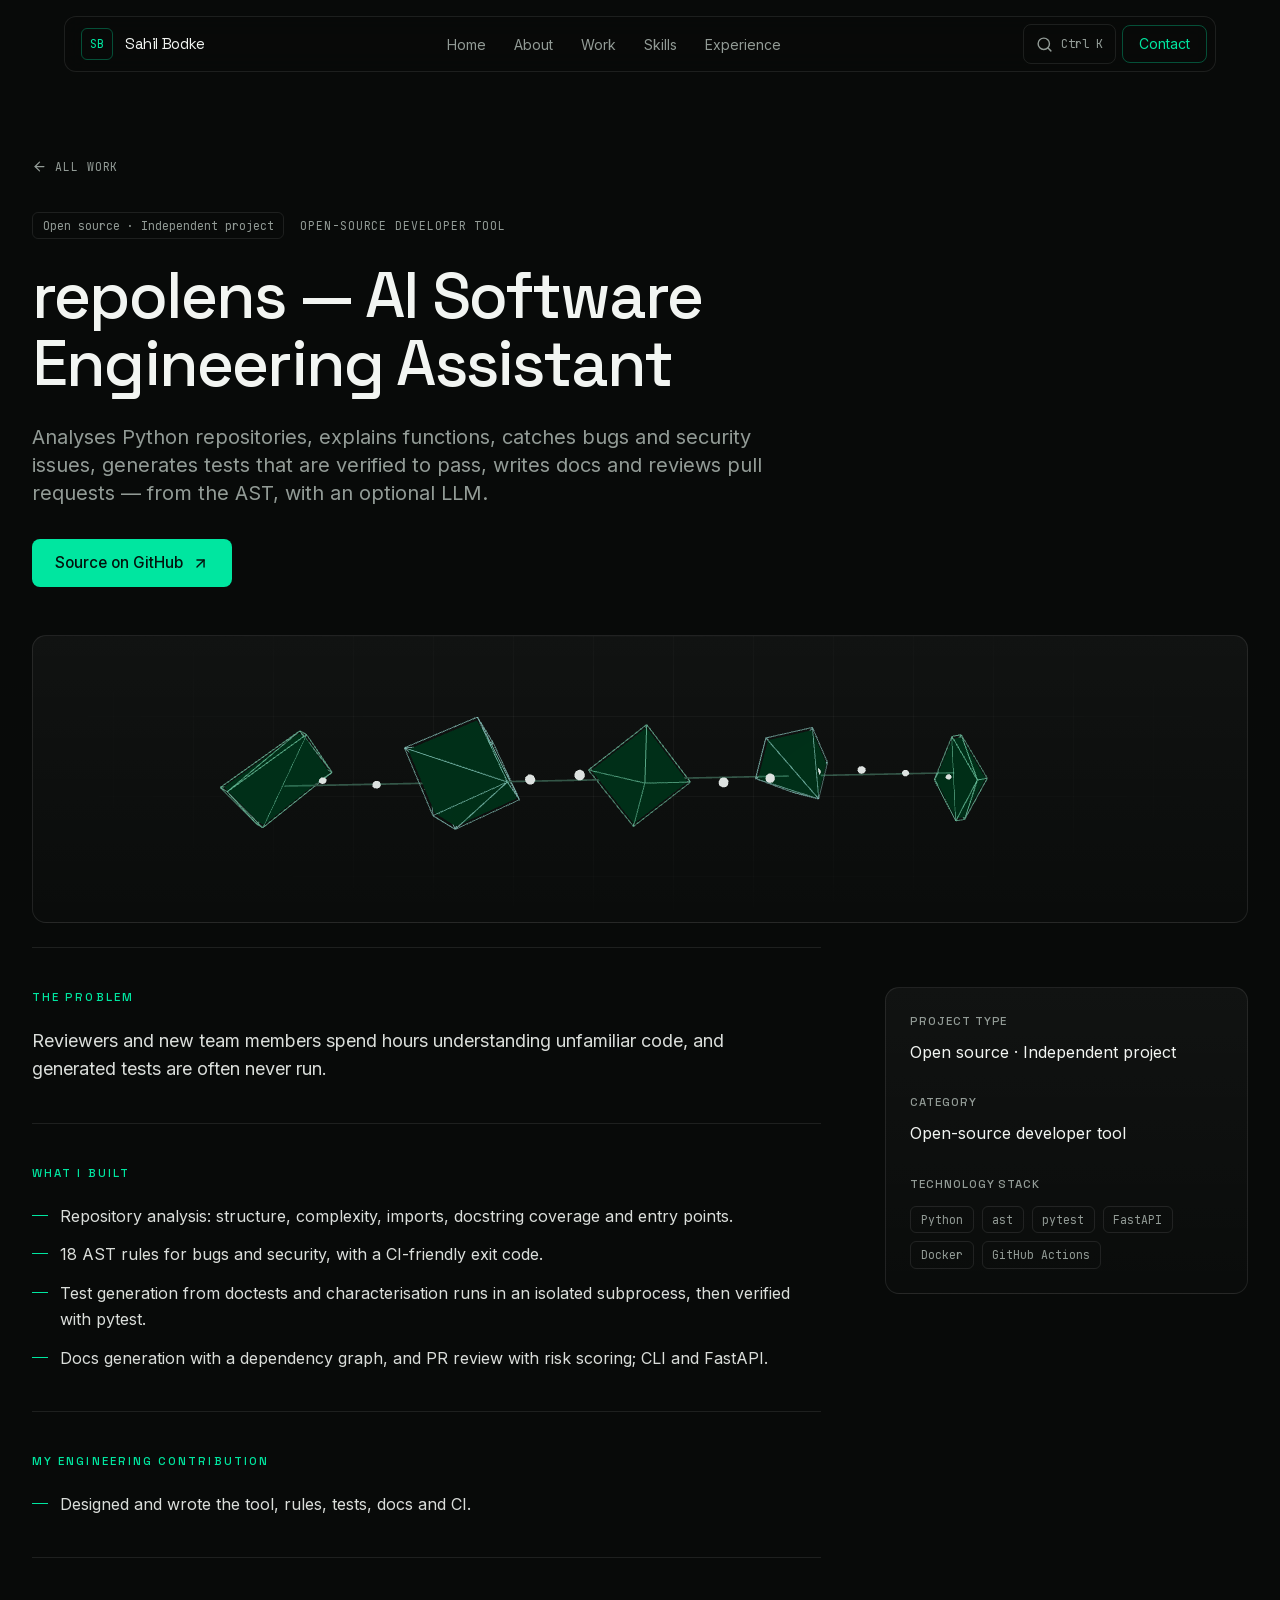
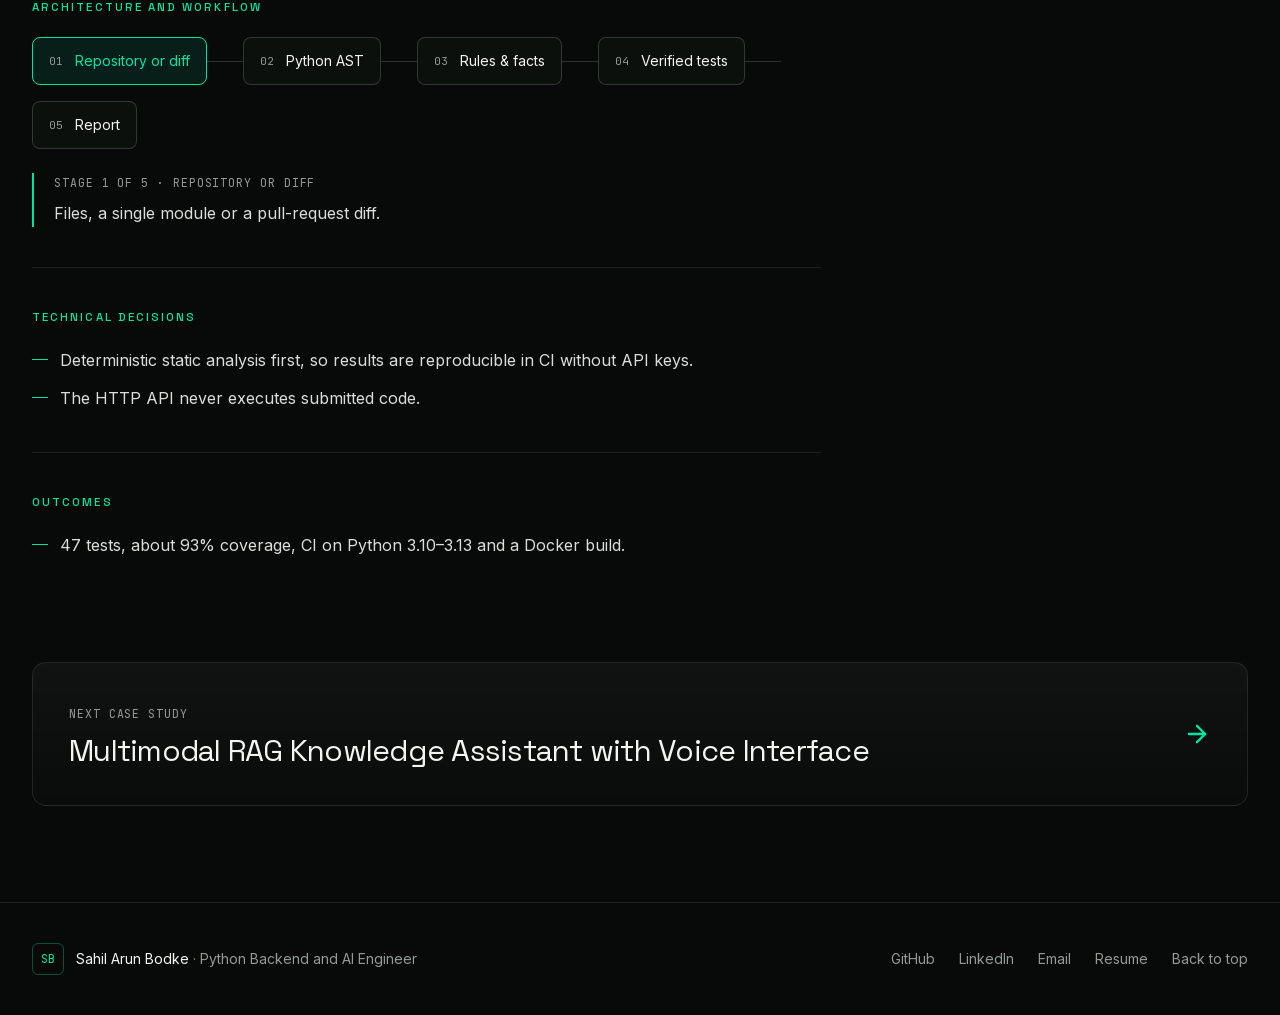
<file: projects/repolens/index.html>
<!DOCTYPE html><html lang="en" class="RNs2Mq_variable _0bjUvq_variable -5dQCq_variable"><head><meta charSet="utf-8"/><meta name="viewport" content="width=device-width, initial-scale=1"/><link rel="preload" href="/_next/static/media/07c7676b89ed2778-s.p.2bn3s6zvc0dyp.woff2" as="font" crossorigin="" type="font/woff2"/><link rel="preload" href="/_next/static/media/237858b39a32779d-s.p.2cyn07wtgehh0.woff2" as="font" crossorigin="" type="font/woff2"/><link rel="preload" href="/_next/static/media/9a321a2c78eff0b5-s.p.1bkzbscqrt8rl.woff2" as="font" crossorigin="" type="font/woff2"/><link rel="stylesheet" href="/_next/static/chunks/3l9rqaqv0t_3e.css" data-precedence="next"/><link rel="preload" as="script" fetchPriority="low" href="/_next/static/chunks/1pcw6gskne7pf.js"/><script src="/_next/static/chunks/1wnov70f88xjy.js" async=""></script><script src="/_next/static/chunks/092r-mewpaf3q.js" async=""></script><script src="/_next/static/chunks/0c98xzjfks9hq.js" async=""></script><script src="/_next/static/chunks/turbopack-077hmtqrhcoji.js" async=""></script><script src="/_next/static/chunks/3qfy96eoyh-ek.js" async=""></script><script src="/_next/static/chunks/2n2pvyeoepp9f.js" async=""></script><script src="/_next/static/chunks/1orgbb6uvreef.js" async=""></script><meta name="theme-color" content="#080a09"/><meta name="color-scheme" content="dark"/><title>repolens — AI Software Engineering Assistant — case study — Sahil Bodke</title><meta name="description" content="Analyses Python repositories, explains functions, catches bugs and security issues, generates tests that are verified to pass, writes docs and reviews pull requests — from the AST, with an optional LLM."/><link rel="author" href="https://www.linkedin.com/in/sahil-bodke-engineer"/><meta name="author" content="Sahil Arun Bodke"/><meta name="keywords" content="Sahil Bodke,Python backend engineer,AI engineer,Generative AI,RAG,FastAPI,LLM applications,Pune"/><meta name="creator" content="Sahil Arun Bodke"/><meta name="robots" content="index, follow"/><link rel="canonical" href="https://sb110604.github.io/projects/repolens/"/><meta property="og:title" content="repolens — AI Software Engineering Assistant"/><meta property="og:description" content="Analyses Python repositories, explains functions, catches bugs and security issues, generates tests that are verified to pass, writes docs and reviews pull requests — from the AST, with an optional LLM."/><meta property="og:url" content="https://sb110604.github.io/projects/repolens/"/><meta property="og:type" content="article"/><meta name="twitter:card" content="summary_large_image"/><meta name="twitter:title" content="Sahil Arun Bodke — Python Backend and AI Engineer"/><meta name="twitter:description" content="Portfolio of Sahil Arun Bodke, a Python backend and AI engineer in Pune building REST APIs, Retrieval-Augmented Generation systems and LLM applications."/><link rel="icon" href="/icon.svg?icon.13ws6exduop89.svg" sizes="any" type="image/svg+xml"/><meta name="next-size-adjust" content=""/><script src="/_next/static/chunks/0cz1d0mv5g_q7.js" noModule=""></script></head><body><div hidden=""><!--$--><!--/$--></div><a href="#main" class="sr-only focus:not-sr-only focus:fixed focus:left-4 focus:top-4 focus:z-[60] focus:rounded-lg focus:bg-accent focus:px-4 focus:py-2 focus:text-bg">Skip to content</a><header class="fixed inset-x-0 top-3 z-40 px-3 sm:top-4 sm:px-6"><nav aria-label="Primary" class="mx-auto flex h-14 max-w-6xl items-center justify-between rounded-xl border border-line bg-bg/75 pl-4 pr-2 backdrop-blur-md"><a class="flex items-center gap-3" href="/"><span class="grid size-8 place-items-center rounded-md border border-line-accent font-mono text-xs text-accent">SB</span><span class="font-display text-[0.95rem] tracking-tight">Sahil Bodke</span></a><ul class="hidden items-center gap-7 md:flex"><li><a class="relative py-2 text-sm transition-colors hover:text-ink text-muted" href="/#home">Home<span aria-hidden="true" class="absolute inset-x-0 -bottom-0.5 h-px origin-left bg-accent transition-transform duration-300 scale-x-0"></span></a></li><li><a class="relative py-2 text-sm transition-colors hover:text-ink text-muted" href="/#about">About<span aria-hidden="true" class="absolute inset-x-0 -bottom-0.5 h-px origin-left bg-accent transition-transform duration-300 scale-x-0"></span></a></li><li><a class="relative py-2 text-sm transition-colors hover:text-ink text-muted" href="/#work">Work<span aria-hidden="true" class="absolute inset-x-0 -bottom-0.5 h-px origin-left bg-accent transition-transform duration-300 scale-x-0"></span></a></li><li><a class="relative py-2 text-sm transition-colors hover:text-ink text-muted" href="/#skills">Skills<span aria-hidden="true" class="absolute inset-x-0 -bottom-0.5 h-px origin-left bg-accent transition-transform duration-300 scale-x-0"></span></a></li><li><a class="relative py-2 text-sm transition-colors hover:text-ink text-muted" href="/#experience">Experience<span aria-hidden="true" class="absolute inset-x-0 -bottom-0.5 h-px origin-left bg-accent transition-transform duration-300 scale-x-0"></span></a></li></ul><div class="flex items-center gap-1.5"><button type="button" aria-label="Open command palette" aria-keyshortcuts="Control+K Meta+K" class="flex h-10 items-center gap-2 rounded-lg px-2.5 text-muted transition-colors hover:text-ink lg:border lg:border-line lg:px-3"><svg xmlns="http://www.w3.org/2000/svg" width="17" height="17" viewBox="0 0 24 24" fill="none" stroke="currentColor" stroke-width="2" stroke-linecap="round" stroke-linejoin="round" class="lucide lucide-search" aria-hidden="true"><path d="m21 21-4.34-4.34"></path><circle cx="11" cy="11" r="8"></circle></svg><span class="hidden font-mono text-xs lg:block">Ctrl K</span></button><a class="rounded-lg border border-line-accent px-4 py-2 text-sm text-accent transition-colors hover:bg-accent hover:text-bg" href="/#contact">Contact</a><button type="button" class="grid size-10 place-items-center rounded-lg text-ink md:hidden" aria-expanded="false" aria-controls="mobile-menu" aria-label="Open menu"><svg xmlns="http://www.w3.org/2000/svg" width="20" height="20" viewBox="0 0 24 24" fill="none" stroke="currentColor" stroke-width="2" stroke-linecap="round" stroke-linejoin="round" class="lucide lucide-menu" aria-hidden="true"><path d="M4 5h16"></path><path d="M4 12h16"></path><path d="M4 19h16"></path></svg></button></div></nav><div id="mobile-menu" hidden="" class="mx-auto mt-2 max-w-6xl rounded-xl border border-line bg-bg/95 p-2 backdrop-blur-md md:hidden"><ul><li><a class="flex min-h-12 items-center justify-between rounded-lg px-4 text-base text-ink" href="/#home">Home<span aria-hidden="true" class="font-mono text-xs text-muted">/<!-- -->home</span></a></li><li><a class="flex min-h-12 items-center justify-between rounded-lg px-4 text-base text-ink" href="/#about">About<span aria-hidden="true" class="font-mono text-xs text-muted">/<!-- -->about</span></a></li><li><a class="flex min-h-12 items-center justify-between rounded-lg px-4 text-base text-ink" href="/#work">Work<span aria-hidden="true" class="font-mono text-xs text-muted">/<!-- -->work</span></a></li><li><a class="flex min-h-12 items-center justify-between rounded-lg px-4 text-base text-ink" href="/#skills">Skills<span aria-hidden="true" class="font-mono text-xs text-muted">/<!-- -->skills</span></a></li><li><a class="flex min-h-12 items-center justify-between rounded-lg px-4 text-base text-ink" href="/#experience">Experience<span aria-hidden="true" class="font-mono text-xs text-muted">/<!-- -->experience</span></a></li></ul></div><dialog aria-label="Command palette" class="m-auto mt-[12vh] w-[min(40rem,calc(100vw-1.5rem))] rounded-xl border border-line-strong bg-bg-2 p-0 text-ink shadow-[0_30px_80px_rgb(0_0_0/0.6)] backdrop:bg-black/60 backdrop:backdrop-blur-sm"><div class="flex items-center gap-3 border-b border-line px-4"><svg xmlns="http://www.w3.org/2000/svg" width="18" height="18" viewBox="0 0 24 24" fill="none" stroke="currentColor" stroke-width="2" stroke-linecap="round" stroke-linejoin="round" class="lucide lucide-search shrink-0 text-muted" aria-hidden="true"><path d="m21 21-4.34-4.34"></path><circle cx="11" cy="11" r="8"></circle></svg><input type="text" role="combobox" aria-expanded="true" aria-controls="cmd-list" aria-activedescendant="cmd-go-home" aria-label="Search sections, projects and actions" placeholder="Search sections, projects, actions…" autoComplete="off" spellCheck="false" class="h-14 w-full bg-transparent text-base outline-none placeholder:text-muted/70 focus-visible:outline-none" value=""/><kbd class="meta hidden rounded border border-line px-1.5 py-0.5 sm:block">Esc</kbd></div><ul id="cmd-list" role="listbox" aria-label="Results" class="max-h-[min(24rem,55vh)] overflow-y-auto p-2"><li role="presentation"><p class="meta px-3 pb-1 pt-3">Go to</p><div id="cmd-go-home" role="option" aria-selected="true" class="flex min-h-11 cursor-pointer items-center justify-between gap-4 rounded-lg px-3 text-[0.95rem] bg-accent/12 text-accent"><span class="flex min-w-0 items-center gap-2"><span class="truncate">Home</span></span><span class="flex shrink-0 items-center gap-3"><svg xmlns="http://www.w3.org/2000/svg" width="14" height="14" viewBox="0 0 24 24" fill="none" stroke="currentColor" stroke-width="2" stroke-linecap="round" stroke-linejoin="round" class="lucide lucide-corner-down-left" aria-hidden="true"><path d="M20 4v7a4 4 0 0 1-4 4H4"></path><path d="m9 10-5 5 5 5"></path></svg></span></div></li><li role="presentation"><div id="cmd-go-about" role="option" aria-selected="false" class="flex min-h-11 cursor-pointer items-center justify-between gap-4 rounded-lg px-3 text-[0.95rem] text-ink"><span class="flex min-w-0 items-center gap-2"><span class="truncate">About</span></span><span class="flex shrink-0 items-center gap-3"></span></div></li><li role="presentation"><div id="cmd-go-systems" role="option" aria-selected="false" class="flex min-h-11 cursor-pointer items-center justify-between gap-4 rounded-lg px-3 text-[0.95rem] text-ink"><span class="flex min-w-0 items-center gap-2"><span class="truncate">Systems I build</span></span><span class="flex shrink-0 items-center gap-3"></span></div></li><li role="presentation"><div id="cmd-go-work" role="option" aria-selected="false" class="flex min-h-11 cursor-pointer items-center justify-between gap-4 rounded-lg px-3 text-[0.95rem] text-ink"><span class="flex min-w-0 items-center gap-2"><span class="truncate">Selected work</span></span><span class="flex shrink-0 items-center gap-3"></span></div></li><li role="presentation"><div id="cmd-go-details" role="option" aria-selected="false" class="flex min-h-11 cursor-pointer items-center justify-between gap-4 rounded-lg px-3 text-[0.95rem] text-ink"><span class="flex min-w-0 items-center gap-2"><span class="truncate">Engineering details</span></span><span class="flex shrink-0 items-center gap-3"></span></div></li><li role="presentation"><div id="cmd-go-skills" role="option" aria-selected="false" class="flex min-h-11 cursor-pointer items-center justify-between gap-4 rounded-lg px-3 text-[0.95rem] text-ink"><span class="flex min-w-0 items-center gap-2"><span class="truncate">Skills</span></span><span class="flex shrink-0 items-center gap-3"></span></div></li><li role="presentation"><div id="cmd-go-experience" role="option" aria-selected="false" class="flex min-h-11 cursor-pointer items-center justify-between gap-4 rounded-lg px-3 text-[0.95rem] text-ink"><span class="flex min-w-0 items-center gap-2"><span class="truncate">Experience</span></span><span class="flex shrink-0 items-center gap-3"></span></div></li><li role="presentation"><div id="cmd-go-contact" role="option" aria-selected="false" class="flex min-h-11 cursor-pointer items-center justify-between gap-4 rounded-lg px-3 text-[0.95rem] text-ink"><span class="flex min-w-0 items-center gap-2"><span class="truncate">Contact</span></span><span class="flex shrink-0 items-center gap-3"></span></div></li><li role="presentation"><p class="meta px-3 pb-1 pt-3">Projects</p><div id="cmd-project-best-food-services" role="option" aria-selected="false" class="flex min-h-11 cursor-pointer items-center justify-between gap-4 rounded-lg px-3 text-[0.95rem] text-ink"><span class="flex min-w-0 items-center gap-2"><span class="truncate">Best Food Services</span></span><span class="flex shrink-0 items-center gap-3"><span class="hidden max-w-56 truncate font-mono text-xs text-muted sm:block">Live product · Client engagement</span></span></div></li><li role="presentation"><div id="cmd-project-smartstock-rpa" role="option" aria-selected="false" class="flex min-h-11 cursor-pointer items-center justify-between gap-4 rounded-lg px-3 text-[0.95rem] text-ink"><span class="flex min-w-0 items-center gap-2"><span class="truncate">SmartStock RPA</span></span><span class="flex shrink-0 items-center gap-3"><span class="hidden max-w-56 truncate font-mono text-xs text-muted sm:block">Open source · Independent project</span></span></div></li><li role="presentation"><div id="cmd-project-agentgate" role="option" aria-selected="false" class="flex min-h-11 cursor-pointer items-center justify-between gap-4 rounded-lg px-3 text-[0.95rem] text-ink"><span class="flex min-w-0 items-center gap-2"><span class="truncate">agentgate</span></span><span class="flex shrink-0 items-center gap-3"><span class="hidden max-w-56 truncate font-mono text-xs text-muted sm:block">Open source · Independent project</span></span></div></li><li role="presentation"><div id="cmd-project-ragforge" role="option" aria-selected="false" class="flex min-h-11 cursor-pointer items-center justify-between gap-4 rounded-lg px-3 text-[0.95rem] text-ink"><span class="flex min-w-0 items-center gap-2"><span class="truncate">ragforge</span></span><span class="flex shrink-0 items-center gap-3"><span class="hidden max-w-56 truncate font-mono text-xs text-muted sm:block">Open source · Independent project</span></span></div></li><li role="presentation"><div id="cmd-project-repolens" role="option" aria-selected="false" class="flex min-h-11 cursor-pointer items-center justify-between gap-4 rounded-lg px-3 text-[0.95rem] text-ink"><span class="flex min-w-0 items-center gap-2"><span class="truncate">repolens</span></span><span class="flex shrink-0 items-center gap-3"><span class="hidden max-w-56 truncate font-mono text-xs text-muted sm:block">Open source · Independent project</span></span></div></li><li role="presentation"><div id="cmd-project-multimodal-rag-assistant" role="option" aria-selected="false" class="flex min-h-11 cursor-pointer items-center justify-between gap-4 rounded-lg px-3 text-[0.95rem] text-ink"><span class="flex min-w-0 items-center gap-2"><span class="truncate">RAG Knowledge Assistant</span></span><span class="flex shrink-0 items-center gap-3"><span class="hidden max-w-56 truncate font-mono text-xs text-muted sm:block">Independent project</span></span></div></li><li role="presentation"><div id="cmd-project-fake-news-detection" role="option" aria-selected="false" class="flex min-h-11 cursor-pointer items-center justify-between gap-4 rounded-lg px-3 text-[0.95rem] text-ink"><span class="flex min-w-0 items-center gap-2"><span class="truncate">Fake-News Detection</span></span><span class="flex shrink-0 items-center gap-3"><span class="hidden max-w-56 truncate font-mono text-xs text-muted sm:block">Independent project</span></span></div></li><li role="presentation"><div id="cmd-project-industrial-safety-system" role="option" aria-selected="false" class="flex min-h-11 cursor-pointer items-center justify-between gap-4 rounded-lg px-3 text-[0.95rem] text-ink"><span class="flex min-w-0 items-center gap-2"><span class="truncate">Industrial Safety System</span></span><span class="flex shrink-0 items-center gap-3"><span class="hidden max-w-56 truncate font-mono text-xs text-muted sm:block">Academic capstone · Final-year B.E.</span></span></div></li><li role="presentation"><div id="cmd-project-credential-verification" role="option" aria-selected="false" class="flex min-h-11 cursor-pointer items-center justify-between gap-4 rounded-lg px-3 text-[0.95rem] text-ink"><span class="flex min-w-0 items-center gap-2"><span class="truncate">Credential Verification</span></span><span class="flex shrink-0 items-center gap-3"><span class="hidden max-w-56 truncate font-mono text-xs text-muted sm:block">Independent project</span></span></div></li><li role="presentation"><div id="cmd-project-weather-forecasting-platform" role="option" aria-selected="false" class="flex min-h-11 cursor-pointer items-center justify-between gap-4 rounded-lg px-3 text-[0.95rem] text-ink"><span class="flex min-w-0 items-center gap-2"><span class="truncate">Weather Platform</span></span><span class="flex shrink-0 items-center gap-3"><span class="hidden max-w-56 truncate font-mono text-xs text-muted sm:block">Internship project · ProAzure</span></span></div></li><li role="presentation"><p class="meta px-3 pb-1 pt-3">Actions</p><div id="cmd-copy-email" role="option" aria-selected="false" class="flex min-h-11 cursor-pointer items-center justify-between gap-4 rounded-lg px-3 text-[0.95rem] text-ink"><span class="flex min-w-0 items-center gap-2"><span class="truncate">Copy email address</span></span><span class="flex shrink-0 items-center gap-3"><span class="hidden max-w-56 truncate font-mono text-xs text-muted sm:block">sahilbodke51@gmail.com</span></span></div></li><li role="presentation"><div id="cmd-resume" role="option" aria-selected="false" class="flex min-h-11 cursor-pointer items-center justify-between gap-4 rounded-lg px-3 text-[0.95rem] text-ink"><span class="flex min-w-0 items-center gap-2"><span class="truncate">View resume</span><svg xmlns="http://www.w3.org/2000/svg" width="14" height="14" viewBox="0 0 24 24" fill="none" stroke="currentColor" stroke-width="2" stroke-linecap="round" stroke-linejoin="round" class="lucide lucide-arrow-up-right shrink-0 opacity-70" aria-hidden="true"><path d="M7 7h10v10"></path><path d="M7 17 17 7"></path></svg></span><span class="flex shrink-0 items-center gap-3"></span></div></li><li role="presentation"><div id="cmd-github" role="option" aria-selected="false" class="flex min-h-11 cursor-pointer items-center justify-between gap-4 rounded-lg px-3 text-[0.95rem] text-ink"><span class="flex min-w-0 items-center gap-2"><span class="truncate">Open GitHub</span><svg xmlns="http://www.w3.org/2000/svg" width="14" height="14" viewBox="0 0 24 24" fill="none" stroke="currentColor" stroke-width="2" stroke-linecap="round" stroke-linejoin="round" class="lucide lucide-arrow-up-right shrink-0 opacity-70" aria-hidden="true"><path d="M7 7h10v10"></path><path d="M7 17 17 7"></path></svg></span><span class="flex shrink-0 items-center gap-3"><span class="hidden max-w-56 truncate font-mono text-xs text-muted sm:block">SB110604</span></span></div></li><li role="presentation"><div id="cmd-linkedin" role="option" aria-selected="false" class="flex min-h-11 cursor-pointer items-center justify-between gap-4 rounded-lg px-3 text-[0.95rem] text-ink"><span class="flex min-w-0 items-center gap-2"><span class="truncate">Open LinkedIn</span><svg xmlns="http://www.w3.org/2000/svg" width="14" height="14" viewBox="0 0 24 24" fill="none" stroke="currentColor" stroke-width="2" stroke-linecap="round" stroke-linejoin="round" class="lucide lucide-arrow-up-right shrink-0 opacity-70" aria-hidden="true"><path d="M7 7h10v10"></path><path d="M7 17 17 7"></path></svg></span><span class="flex shrink-0 items-center gap-3"></span></div></li><li role="presentation"><div id="cmd-live" role="option" aria-selected="false" class="flex min-h-11 cursor-pointer items-center justify-between gap-4 rounded-lg px-3 text-[0.95rem] text-ink"><span class="flex min-w-0 items-center gap-2"><span class="truncate">Visit bestfoodservices.in</span><svg xmlns="http://www.w3.org/2000/svg" width="14" height="14" viewBox="0 0 24 24" fill="none" stroke="currentColor" stroke-width="2" stroke-linecap="round" stroke-linejoin="round" class="lucide lucide-arrow-up-right shrink-0 opacity-70" aria-hidden="true"><path d="M7 7h10v10"></path><path d="M7 17 17 7"></path></svg></span><span class="flex shrink-0 items-center gap-3"></span></div></li></ul><div class="flex items-center justify-between gap-4 border-t border-line px-4 py-2.5 text-xs text-muted"><p role="status" aria-live="polite">23 results</p><p class="hidden font-mono sm:block">↑↓ move · Enter select · Esc close</p></div></dialog></header><main id="main" class="shell pb-24 pt-28 sm:pt-36"><a class="meta inline-flex min-h-11 items-center gap-2 transition-colors hover:!text-accent" href="/#work"><svg xmlns="http://www.w3.org/2000/svg" width="15" height="15" viewBox="0 0 24 24" fill="none" stroke="currentColor" stroke-width="2" stroke-linecap="round" stroke-linejoin="round" class="lucide lucide-arrow-left" aria-hidden="true"><path d="m12 19-7-7 7-7"></path><path d="M19 12H5"></path></svg> All work</a><header class="animate-rise mt-6 max-w-4xl"><div class="flex flex-wrap items-center gap-x-4 gap-y-2"><span class="chip gap-2 ">Open source · Independent project</span><span class="meta">Open-source developer tool</span></div><h1 class="display-2 mt-6 !text-[clamp(2.1rem,5vw,4rem)]">repolens — AI Software Engineering Assistant</h1><p class="mt-6 max-w-3xl text-xl text-muted">Analyses Python repositories, explains functions, catches bugs and security issues, generates tests that are verified to pass, writes docs and reviews pull requests — from the AST, with an optional LLM.</p><div class="mt-8 flex flex-wrap gap-3"><a href="https://github.com/SB110604/repolens" target="_blank" rel="noopener noreferrer" class="btn btn-primary">Source on GitHub<!-- --> <svg xmlns="http://www.w3.org/2000/svg" width="17" height="17" viewBox="0 0 24 24" fill="none" stroke="currentColor" stroke-width="2" stroke-linecap="round" stroke-linejoin="round" class="lucide lucide-arrow-up-right" aria-hidden="true"><path d="M7 7h10v10"></path><path d="M7 17 17 7"></path></svg></a></div></header><div class="animate-rise mt-12 [animation-delay:120ms]"><div aria-hidden="true" class="panel relative h-56 overflow-hidden sm:h-72"><div class="grid-lines absolute inset-0"></div></div></div><div class="mt-6 grid gap-x-16 lg:grid-cols-12"><div class="lg:col-span-8"><section class="border-t border-line py-10"><h2 class="eyebrow">The problem</h2><div class="mt-5"><p class="max-w-3xl text-lg text-ink/90">Reviewers and new team members spend hours understanding unfamiliar code, and generated tests are often never run.</p></div></section><section class="border-t border-line py-10"><h2 class="eyebrow">What I built</h2><div class="mt-5"><ul class="max-w-3xl space-y-3"><li class="flex gap-3 text-ink/90"><span aria-hidden="true" class="mt-3 h-px w-4 shrink-0 bg-accent"></span>Repository analysis: structure, complexity, imports, docstring coverage and entry points.</li><li class="flex gap-3 text-ink/90"><span aria-hidden="true" class="mt-3 h-px w-4 shrink-0 bg-accent"></span>18 AST rules for bugs and security, with a CI-friendly exit code.</li><li class="flex gap-3 text-ink/90"><span aria-hidden="true" class="mt-3 h-px w-4 shrink-0 bg-accent"></span>Test generation from doctests and characterisation runs in an isolated subprocess, then verified with pytest.</li><li class="flex gap-3 text-ink/90"><span aria-hidden="true" class="mt-3 h-px w-4 shrink-0 bg-accent"></span>Docs generation with a dependency graph, and PR review with risk scoring; CLI and FastAPI.</li></ul></div></section><section class="border-t border-line py-10"><h2 class="eyebrow">My engineering contribution</h2><div class="mt-5"><ul class="max-w-3xl space-y-3"><li class="flex gap-3 text-ink/90"><span aria-hidden="true" class="mt-3 h-px w-4 shrink-0 bg-accent"></span>Designed and wrote the tool, rules, tests, docs and CI.</li></ul></div></section><section class="border-t border-line py-10"><h2 class="eyebrow">Architecture and workflow</h2><div class="mt-5"><div><ol aria-label="repolens workflow" class="flow"><li><button type="button" aria-pressed="true" class="flex min-h-12 w-full items-center gap-3 rounded-lg border px-4 py-2 text-left text-sm transition-colors md:w-auto border-accent bg-accent/10 text-accent"><span class="font-mono text-[0.68rem] text-muted">01</span>Repository or diff</button></li><li><button type="button" aria-pressed="false" class="flex min-h-12 w-full items-center gap-3 rounded-lg border px-4 py-2 text-left text-sm transition-colors md:w-auto border-line-strong bg-bg-2/80 text-ink hover:border-line-accent"><span class="font-mono text-[0.68rem] text-muted">02</span>Python AST</button></li><li><button type="button" aria-pressed="false" class="flex min-h-12 w-full items-center gap-3 rounded-lg border px-4 py-2 text-left text-sm transition-colors md:w-auto border-line-strong bg-bg-2/80 text-ink hover:border-line-accent"><span class="font-mono text-[0.68rem] text-muted">03</span>Rules &amp; facts</button></li><li><button type="button" aria-pressed="false" class="flex min-h-12 w-full items-center gap-3 rounded-lg border px-4 py-2 text-left text-sm transition-colors md:w-auto border-line-strong bg-bg-2/80 text-ink hover:border-line-accent"><span class="font-mono text-[0.68rem] text-muted">04</span>Verified tests</button></li><li><button type="button" aria-pressed="false" class="flex min-h-12 w-full items-center gap-3 rounded-lg border px-4 py-2 text-left text-sm transition-colors md:w-auto border-line-strong bg-bg-2/80 text-ink hover:border-line-accent"><span class="font-mono text-[0.68rem] text-muted">05</span>Report</button></li></ol><div aria-live="polite" class="mt-6 border-l-2 border-accent pl-5"><p class="meta">Stage <!-- -->1<!-- --> of <!-- -->5<!-- --> · <!-- -->Repository or diff</p><p class="mt-2 max-w-2xl text-ink/90">Files, a single module or a pull-request diff.</p></div></div></div></section><section class="border-t border-line py-10"><h2 class="eyebrow">Technical decisions</h2><div class="mt-5"><ul class="max-w-3xl space-y-3"><li class="flex gap-3 text-ink/90"><span aria-hidden="true" class="mt-3 h-px w-4 shrink-0 bg-accent"></span>Deterministic static analysis first, so results are reproducible in CI without API keys.</li><li class="flex gap-3 text-ink/90"><span aria-hidden="true" class="mt-3 h-px w-4 shrink-0 bg-accent"></span>The HTTP API never executes submitted code.</li></ul></div></section><section class="border-t border-line py-10"><h2 class="eyebrow">Outcomes</h2><div class="mt-5"><ul class="max-w-3xl space-y-3"><li class="flex gap-3 text-ink/90"><span aria-hidden="true" class="mt-3 h-px w-4 shrink-0 bg-accent"></span>47 tests, about 93% coverage, CI on Python 3.10–3.13 and a Docker build.</li></ul></div></section></div><aside class="lg:col-span-4"><div class="panel mt-10 space-y-7 p-6 lg:sticky lg:top-28"><div><h2 class="meta">Project type</h2><p class="mt-2">Open source · Independent project</p></div><div><h2 class="meta">Category</h2><p class="mt-2">Open-source developer tool</p></div><div><h2 class="meta">Technology stack</h2><ul class="mt-3 flex flex-wrap gap-2"><li class="chip">Python</li><li class="chip">ast</li><li class="chip">pytest</li><li class="chip">FastAPI</li><li class="chip">Docker</li><li class="chip">GitHub Actions</li></ul></div></div></aside></div><a class="group panel mt-16 flex items-center justify-between gap-6 p-6 transition-colors hover:border-line-accent sm:p-9" href="/projects/multimodal-rag-assistant/"><span><span class="meta">Next case study</span><span class="mt-2 block font-display text-2xl tracking-tight sm:text-3xl">Multimodal RAG Knowledge Assistant with Voice Interface</span></span><svg xmlns="http://www.w3.org/2000/svg" width="24" height="24" viewBox="0 0 24 24" fill="none" stroke="currentColor" stroke-width="2" stroke-linecap="round" stroke-linejoin="round" class="lucide lucide-arrow-right size-7 shrink-0 text-accent transition-transform group-hover:translate-x-1" aria-hidden="true"><path d="M5 12h14"></path><path d="m12 5 7 7-7 7"></path></svg></a></main><footer class="relative z-10 border-t border-line bg-bg"><div class="shell flex flex-col gap-6 py-10 sm:flex-row sm:items-center sm:justify-between"><div class="flex items-center gap-3"><span class="grid size-8 place-items-center rounded-md border border-line-accent font-mono text-xs text-accent">SB</span><p class="text-sm text-muted"><span class="text-ink">Sahil Arun Bodke</span> · <!-- -->Python Backend and AI Engineer</p></div><ul class="flex flex-wrap items-center gap-x-6 gap-y-2 text-sm text-muted"><li><a href="https://github.com/SB110604" target="_blank" rel="noopener noreferrer" class="transition-colors hover:text-accent">GitHub</a></li><li><a href="https://www.linkedin.com/in/sahil-bodke-engineer" target="_blank" rel="noopener noreferrer" class="transition-colors hover:text-accent">LinkedIn</a></li><li><a href="mailto:sahilbodke51@gmail.com" class="transition-colors hover:text-accent">Email</a></li><li><a href="/documents/Sahil_Bodke_Resume.pdf" target="_blank" rel="noopener noreferrer" class="transition-colors hover:text-accent">Resume</a></li><li><a class="transition-colors hover:text-accent" href="/#home">Back to top</a></li></ul></div></footer><!--$--><!--/$--><script type="application/ld+json">{"@context":"https://schema.org","@type":"Person","name":"Sahil Arun Bodke","alternateName":"Sahil Bodke","jobTitle":"Python Backend and AI Engineer","description":"Portfolio of Sahil Arun Bodke, a Python backend and AI engineer in Pune building REST APIs, Retrieval-Augmented Generation systems and LLM applications.","email":"mailto:sahilbodke51@gmail.com","url":"https://sb110604.github.io","address":{"@type":"PostalAddress","addressLocality":"Pune","addressRegion":"Maharashtra","addressCountry":"IN"},"alumniOf":{"@type":"CollegeOrUniversity","name":"Savitribai Phule Pune University"},"sameAs":["https://github.com/SB110604","https://www.linkedin.com/in/sahil-bodke-engineer"],"knowsAbout":["Python","FastAPI","REST APIs","Retrieval-Augmented Generation","Large language models","Machine learning","Application security"]}</script><script id="_R_">(globalThis["TURBOPACK"] || (globalThis["TURBOPACK"] = [])).push({"otherChunks":["static/chunks/1pcw6gskne7pf.js","static/chunks/1wnov70f88xjy.js","static/chunks/092r-mewpaf3q.js","static/chunks/0c98xzjfks9hq.js"],"runtimeModuleIds":[94553]});</script><script src="/_next/static/chunks/1pcw6gskne7pf.js" async=""></script><script>(self.__next_f=self.__next_f||[]).push([0])</script><script>self.__next_f.push([1,"1:\"$Sreact.fragment\"\n2:\"/_next/static/chunks/3qfy96eoyh-ek.js\"\n3:I[39756,[\"$2\"],\"default\"]\n4:I[37457,[\"$2\"],\"default\"]\n5:\"/_next/static/chunks/2n2pvyeoepp9f.js\"\n6:\"/_next/static/chunks/1orgbb6uvreef.js\"\n7:I[22016,[\"$5\",\"$6\"],\"\"]\n8:I[5014,[\"$5\",\"$6\"],\"default\"]\ne:I[97367,[\"$2\"],\"OutletBoundary\"]\nf:\"$Sreact.suspense\"\n11:\"ViewportBoundary\"\n12:I[97367,[\"$2\"],\"$11\"]\n14:\"MetadataBoundary\"\n15:I[97367,[\"$2\"],\"$14\"]\n17:I[68027,[],\"default\",1]\n:HL[\"/_next/static/chunks/3l9rqaqv0t_3e.css\",\"style\"]\n:HL[\"/_next/static/media/07c7676b89ed2778-s.p.2bn3s6zvc0dyp.woff2\",\"font\",{\"crossOrigin\":\"\",\"type\":\"font/woff2\"}]\n:HL[\"/_next/static/media/237858b39a32779d-s.p.2cyn07wtgehh0.woff2\",\"font\",{\"crossOrigin\":\"\",\"type\":\"font/woff2\"}]\n:HL[\"/_next/static/media/9a321a2c78eff0b5-s.p.1bkzbscqrt8rl.woff2\",\"font\",{\"crossOrigin\":\"\",\"type\":\"font/woff2\"}]\na:X\nc:[[\"children\",{\"s\":\"__PAGE__\",\"h\":512,\"d\":{\"r\":[\"$\",\"$1\",\"c\",{\"children\":[\"$Ld\",[[\"$\",\"script\",\"script-0\",{\"src\":\"/_next/static/chunks/2n2pvyeoepp9f.js\",\"async\":true,\"nonce\":\"$undefined\"}],[\"$\",\"script\",\"script-1\",{\"src\":\"/_next/static/chunks/1orgbb6uvreef.js\",\"async\":true,\"nonce\":\"$undefined\"}]],[\"$\",\"$Le\",null,{\"children\":[\"$\",\"$f\",null,{\"name\":\"Next.MetadataOutlet\",\"children\":\"$@10\"}]}]]}],\"p\":false,\"v\":null}}]]\nb:[[\"children\",{\"s\":{\"n\":\"slug\",\"t\":\"d\",\"k\":\"repolens\",\"s\":[]},\"h\":66048,\"d\":{\"r\":[\"$\",\"$1\",\"c\",{\"children\":[null,[\"$\",\"$L3\",null,{\"parallelRouterKey\":\"children\",\"error\":\"$undefined\",\"errorStyles\":\"$undefined\",\"errorScripts\":\"$undefined\",\"template\":[\"$\",\"$L4\",null,{}],\"templateStyles\":\"$undefined\",\"templateScripts\":\"$undefined\",\"notFound\":\"$undefined\",\"forbidden\":\"$undefined\",\"unauthorized\":\"$undefined\"}]]}],\"p\":false,\"v\":\"$a\"},\"c\":\"$Qc\"}]]\n9:[[\"children\",{\"s\":\"projects\",\"h\":131584,\"d\":{\"r\":[\"$\",\"$1\",\"c\",{\"children\":[null,[\"$\",\"$L3\",null,{\"parallelRouterKey\":\"children\",\"error\":\"$undefined\",\"errorStyles\":\"$undefined\",\"errorScripts\":\"$undefined\",\"template\":[\"$\",\"$L4\",null,{}],\"templateStyles\":\"$undefined\",\"templateScripts\":\"$undefined\",\"notFound\":\"$undefined\",\"forbidden\":\"$undefined\",\"unauthorized\":\"$undefined\"}]]}],\"p\":false,\"v\":\"$a\"},\"c\":\"$Qb\"}]]\n0:{\"P\":null,\"c\":[\"\",\"projects\",\"repolens\",\"\"],\"q\":\"\",\"i\":false,\"t\":{\"t\":{\"s\":\"\",\"h\":131600,\"d\":{\"r\":[\"$\",\"$1\",\"c\",{\"children\":[[[\"$\",\"link\",\"0\",{\"rel\":\"stylesheet\",\"href\":\"/_next/static/chunks/3l9rqaqv0t_3e.css\",\"precedence\":\"next\",\"crossOrigin\":\"$undefined\",\"nonce\":\"$undefined\"}]],[\"$\",\"html\",null,{\"lang\":\"en\",\"className\":\"RNs2Mq_variable _0bjUvq_variable -5dQCq_variable\",\"children\":[\"$\",\"body\",null,{\"children\":[[\"$\",\"a\",null,{\"href\":\"#main\",\"className\":\"sr-only focus:not-sr-only focus:fixed focus:left-4 focus:top-4 focus:z-[60] focus:rounded-lg focus:bg-accent focus:px-4 focus:py-2 focus:text-bg\",\"children\":\"Skip to content\"}],[\"$\",\"$L3\",null,{\"parallelRouterKey\":\"children\",\"error\":\"$undefined\",\"errorStyles\":\"$undefined\",\"errorScripts\":\"$undefined\",\"template\":[\"$\",\"$L4\",null,{}],\"templateStyles\":\"$undefined\",\"templateScripts\":\"$undefined\",\"notFound\":[[\"$\",\"main\",null,{\"id\":\"main\",\"className\":\"shell grid min-h-[100svh] place-items-center py-24\",\"children\":[\"$\",\"div\",null,{\"className\":\"max-w-xl text-center\",\"children\":[[\"$\",\"p\",null,{\"className\":\"eyebrow\",\"children\":\"Error 404\"}],[\"$\",\"h1\",null,{\"className\":\"display-2 mt-5\",\"children\":\"This page isn’t part of the system.\"}],[\"$\",\"p\",null,{\"className\":\"mt-5 text-lg text-muted\",\"children\":\"The address may be mistyped, or the page may have moved.\"}],[\"$\",\"div\",null,{\"className\":\"mt-9 flex flex-wrap justify-center gap-3\",\"children\":[[\"$\",\"$L7\",null,{\"href\":\"/\",\"className\":\"btn btn-primary\",\"children\":[[\"$\",\"$L8\",null,{\"ref\":\"$undefined\",\"icon\":{\"name\":\"arrow-left\",\"size\":24,\"node\":[[\"path\",{\"d\":\"m12 19-7-7 7-7\",\"key\":\"1l729n\"}],[\"path\",{\"d\":\"M19 12H5\",\"key\":\"x3x0zl\"}]]},\"className\":\"$undefined\",\"size\":17,\"aria-hidden\":\"true\"}],\" Back to the portfolio\"]}],[\"$\",\"$L7\",null,{\"href\":\"/#work\",\"className\":\"btn btn-ghost\",\"children\":\"See the work\"}]]}]]}]}],[]],\"forbidden\":\"$undefined\",\"unauthorized\":\"$undefined\"}],[\"$\",\"script\",null,{\"type\":\"application/ld+json\",\"dangerouslySetInnerHTML\":{\"__html\":\"{\\\"@context\\\":\\\"https://schema.org\\\",\\\"@type\\\":\\\"Person\\\",\\\"name\\\":\\\"Sahil Arun Bodke\\\",\\\"alternateName\\\":\\\"Sahil Bodke\\\",\\\"jobTitle\\\":\\\"Python Backend and AI Engineer\\\",\\\"description\\\":\\\"Portfolio of Sahil Arun Bodke, a Python backend and AI engineer in Pune building REST APIs, Retrieval-Augmented Generation systems and LLM applications.\\\",\\\"email\\\":\\\"mailto:sahilbodke51@gmail.com\\\",\\\"url\\\":\\\"https://sb110604.github.io\\\",\\\"address\\\":{\\\"@type\\\":\\\"PostalAddress\\\",\\\"addressLocality\\\":\\\"Pune\\\",\\\"addressRegion\\\":\\\"Maharashtra\\\",\\\"addressCountry\\\":\\\"IN\\\"},\\\"alumniOf\\\":{\\\"@type\\\":\\\"CollegeOrUniversity\\\",\\\"name\\\":\\\"Savitribai Phule Pune University\\\"},\\\"sameAs\\\":[\\\"https://github.com/SB110604\\\",\\\"https://www.linkedin.com/in/sahil-bodke-engineer\\\"],\\\"knowsAbout\\\":[\\\"Python\\\",\\\"FastAPI\\\",\\\"REST APIs\\\",\\\"Retrieval-Augmented Generation\\\",\\\"Large language models\\\",\\\"Machine learning\\\",\\\"Application security\\\"]}\"}}]]}]}]]}],\"p\":false,\"v\":null},\"c\":\"$Q9\"},\"h\":{\"r\":[\"$\",\"$1\",\"h\",{\"children\":[null,[\"$\",\"$L12\",null,{\"children\":\"$L13\"}],[\"$\",\"$L15\",null,{\"children\":[[\"$\",\"div\",null,{\"hidden\":true,\"children\":[\"$\",\"$f\",null,{\"name\":\"Next.Metadata\",\"children\":\"$L16\"}]}],null]}],[\"$\",\"meta\",null,{\"name\":\"next-size-adjust\",\"content\":\"\"}]]}],\"p\":false,\"v\":null}},\"m\":\"$undefined\",\"G\":[\"$17\",[[\"$\",\"link\",\"0\",{\"rel\":\"stylesheet\",\"href\":\"/_next/static/chunks/3l9rqaqv0t_3e.css\",\"precedence\":\"next\",\"crossOrigin\":\"$undefined\",\"nonce\":\"$undefined\"}]]],\"S\":true,\"r\":\"$undefined\",\"s\":\"$undefined\",\"a\":\"$undefined\",\"l\":\"$undefined\",\"p\":\"$undefined\",\"d\":\"$undefined\",\"b\":\"pcca70nwfR7JHzk_YyXPh\"}\n18:I[60965,[\"$5\",\"$6\"],\"Navbar\"]\n19:I[70094,[\"$5\",\"$6\"],\"ProjectVisual\"]\na:C\nd:[[\"$\",\"$L18\",null,{}],[\"$\",\"main\",null,{\"id\":\"main\",\"className\":\"shell pb-24 pt-28 sm:pt-36\",\"children\":[[\"$\",\"$L7\",null,{\"href\":\"/#work\",\"className\":\"meta inline-flex min-h-11 items-center gap-2 transition-colors hover:!text-accent\",\"children\":[[\"$\",\"$L8\",null,{\"ref\":\"$undefined\",\"icon\":\"$0:t:t:d:r:props:children:1:props:children:props:children:1:props:notFound:0:props:children:props:children:3:props:children:0:props:children:0:props:icon\",\"className\":\"$undefined\",\"size\":15,\"aria-hidden\":\"true\"}],\" All work\"]}],[\"$\",\"header\",null,{\"className\":\"animate-rise mt-6 max-w-4xl\",\"children\":[[\"$\",\"div\",null,{\"className\":\"flex flex-wrap items-center gap-x-4 gap-y-2\",\"children\":[[\"$\",\"span\",null,{\"className\":\"chip gap-2 \",\"children\":[false,\"Open source · Independent project\"]}],[\"$\",\"span\",null,{\"className\":\"meta\",\"children\":\"Open-source developer tool\"}]]}],[\"$\",\"h1\",null,{\"className\":\"display-2 mt-6 !text-[clamp(2.1rem,5vw,4rem)]\",\"children\":\"repolens — AI Software Engineering Assistant\"}],[\"$\",\"p\",null,{\"className\":\"mt-6 max-w-3xl text-xl text-muted\",\"children\":\"Analyses Python repositories, explains functions, catches bugs and security issues, generates tests that are verified to pass, writes docs and reviews pull requests — from the AST, with an optional LLM.\"}],[\"$\",\"div\",null,{\"className\":\"mt-8 flex flex-wrap gap-3\",\"children\":[[\"$\",\"a\",\"https://github.com/SB110604/repolens\",{\"href\":\"https://github.com/SB110604/repolens\",\"target\":\"_blank\",\"rel\":\"noopener noreferrer\",\"className\":\"btn btn-primary\",\"children\":[\"Source on GitHub\",\" \",[\"$\",\"$L8\",null,{\"ref\":\"$undefined\",\"icon\":{\"name\":\"arrow-up-right\",\"size\":24,\"node\":[[\"path\",{\"d\":\"M7 7h10v10\",\"key\":\"1tivn9\"}],[\"path\",{\"d\":\"M7 17 17 7\",\"key\":\"1vkiza\"}]]},\"className\":\"$undefined\",\"size\":17,\"aria-hidden\":\"true\"}]]}]]}]]}],[\"$\",\"div\",null,{\"className\":\"animate-rise mt-12 [animation-delay:120ms]\",\"children\":[\"$\",\"$L19\",null,{\"slug\":\"repolens\",\"shapes\":[\"slab\",\"box\",\"octa\",\"cone\",\"slab\"]}]}],[\"$\",\"div\",null,{\"className\":\"mt-6 grid gap-x-16 lg:grid-cols-12\",\"children\":[[\"$\",\"div\",null,{\"className\":\"lg:col-span-8\",\"children\":[[\"$\",\"section\",null,{\"className\":\"border-t border-line py-10\",\"children\":[[\"$\",\"h2\",null,{\"className\":\"eyebrow\",\"children\":\"The problem\"}],[\"$\",\"div\",null,{\"className\":\"mt-5\",\"children\":[\"$\",\"p\",null,{\"className\":\"max-w-3xl text-lg text-ink/90\",\"children\":\"Reviewers and new team members spend hours understanding unfamiliar code, and generated tests are often never run.\"}]}]]}],[\"$\",\"section\",null,{\"className\":\"border-t border-line py-10\",\"children\":[[\"$\",\"h2\",null,{\"className\":\"eyebrow\",\"children\":\"What I built\"}],[\"$\",\"div\",null,{\"className\":\"mt-5\",\"children\":[\"$\",\"ul\",null,{\"className\":\"max-w-3xl space-y-3\",\"children\":[[\"$\",\"li\",\"Repository analysis: structure, complexity, imports, docstring coverage and entry points.\",{\"className\":\"flex gap-3 text-ink/90\",\"children\":[[\"$\",\"span\",null,{\"aria-hidden\":\"true\",\"className\":\"mt-3 h-px w-4 shrink-0 bg-accent\"}],\"Repository analysis: structure, complexity, imports, docstring coverage and entry points.\"]}],[\"$\",\"li\",\"18 AST rules for bugs and security, with a CI-friendly exit code.\",{\"className\":\"flex gap-3 text-ink/90\",\"children\":[[\"$\",\"span\",null,{\"aria-hidden\":\"true\",\"className\":\"mt-3 h-px w-4 shrink-0 bg-accent\"}],\"18 AST rules for bugs and security, with a CI-friendly exit code.\"]}],[\"$\",\"li\",\"Test generation from doctests and characterisation runs in an isolated subprocess, then verified with pytest.\",{\"className\":\"flex gap-3 text-ink/90\",\"children\":[[\"$\",\"span\",null,{\"aria-hidden\":\"true\",\"className\":\"mt-3 h-px w-4 shrink-0 bg-accent\"}],\"Test generation from doctests and characterisation runs in an isolated subprocess, then verified with pytest.\"]}],[\"$\",\"li\",\"Docs generation with a dependency graph, and PR review with risk scoring; CLI and FastAPI.\",{\"className\":\"flex gap-3 text-ink/90\",\"children\":[[\"$\",\"span\",null,{\"aria-hidden\":\"true\",\"className\":\"mt-3 h-px w-4 shrink-0 bg-accent\"}],\"Docs generation with a dependency graph, and PR review with risk scoring; CLI and FastAPI.\"]}]]}]}]]}],[\"$\",\"section\",null,{\"className\":\"border-t border-line py-10\",\"children\":[[\"$\",\"h2\",null,{\"className\":\"eyebrow\",\"children\":\"My engineering contribution\"}],[\"$\",\"div\",null,{\"className\":\"mt-5\",\"children\":[\"$\",\"ul\",null,{\"className\":\"max-w-3xl space-y-3\",\"children\":[[\"$\",\"li\",\"Designed and wrote the tool, rules, tests, docs and CI.\",{\"className\":\"flex gap-3 text-ink/90\",\"children\":[\"$L1a\",\"Designed and wrote the tool, rules, tests, docs and CI.\"]}]]}]}]]}],\"$L1b\",\"$L1c\",\"$L1d\"]}],\"$L1e\"]}],\"$L1f\"]}],\"$L20\"]\n21:I[99461,[\"$5\",\"$6\"],\"FlowDiagram\"]\n1a:[\"$\",\"span\",null,{\"aria-hidden\":\"true\",\"className\":\"mt-3 h-px w-4 shrink-0 bg-accent\"}]\n1b:[\"$\",\"section\",null,{\"className\":\"border-t border-line py-10\",\"children\":[[\"$\",\"h2\",null,{\"className\":\"eyebrow\",\"children\":\"Architecture and workflow\"}],[\"$\",\"div\",null,{\"className\":\"mt-5\",\"children\":[\"$\",\"$L21\",null,{\"stages\":[{\"label\":\"Repository or diff\",\"detail\":\"Files, a single module or a pull-request diff.\",\"shape\":\"slab\"},{\"label\":\"Python AST\",\"detail\":\"Everything is parsed, never executed, for analysis and review.\",\"shape\":\"box\"},{\"label\":\"Rules \u0026 facts\",\"detail\":\"Bug and security rules, side effects and complexity.\",\"shape\":\"octa\"},{\"label\":\"Verified tests\",\"detail\":\"Generated tests run in a sandboxed subprocess and are kept only if they pass.\",\"shape\":\"cone\"},{\"label\":\"Report\",\"detail\":\"Findings, docs or a PR description with a review checklist.\",\"shape\":\"slab\"}],\"label\":\"repolens workflow\"}]}]]}]\n1c:[\"$\",\"section\",null,{\"className\":\"border-t border-line py-10\",\"children\":[[\"$\",\"h2\",null,{\"className\":\"eyebrow\",\"children\":\"Technical decisions\"}],[\"$\",\"div\",null,{\"className\":\"mt-5\",\"children\":[\"$\",\"ul\",null,{\"className\":\"max-w-3xl space-y-3\",\"children\":[[\"$\",\"li\",\"Deterministic static analysis first, so results are reproducible in CI without API keys.\",{\"className\":\"flex gap-3 text-ink/90\",\"children\":[[\"$\",\"span\",null,{\"aria-hidden\":\"true\",\"className\":\"mt-3 h-px w-4 shrink-0 bg-accent\"}],\"Deterministic static analysis first, so results are reproducible in CI without API keys.\"]}],[\"$\",\"li\",\"The HTTP API never executes submitted code.\",{\"className\":\"flex gap-3 text-ink/90\",\"children\":[[\"$\",\"span\",null,{\"aria-hidden\":\"true\",\"className\":\"mt-3 h-px w-4 shrink-0 bg-accent\"}],\"The HTTP API never executes submitted code.\"]}]]}]}]]}]\n1d:[\"$\",\"section\",null,{\"className\":\"border-t border-line py-10\",\"children\":[[\"$\",\"h2\",null,{\"className\":\"eyebrow\",\"children\":\"Outcomes\"}],[\"$\",\"div\",null,{\"className\":\"mt-5\",\"children\":[\"$\",\"ul\",null,{\"className\":\"max-w-3xl space-y-3\",\"children\":[[\"$\",\"li\",\"47 tests, about 93% coverage, CI on Python 3.10–3.13 and a Docker build.\",{\"className\":\"flex gap-3 text-ink/90\",\"children\":[[\"$\",\"span\",null,{\"aria-hidden\":\"true\",\"className\":\"mt-3 h-px w-4 shrink-0 bg-accent\"}],\"47 tests, about 93% coverage, CI on Python 3.10–3.13 and a Docker build.\"]}]]}]}]]}]\n1e:[\"$\",\"aside\",null,{\"className\":\"lg:col-span-4\",\"children\":[\"$\",\"div\",null,{\"className\":\"panel mt-10 space-y-7 p-6 lg:sticky lg:top-28\",\"children\":[[\"$\",\"div\",null,{\"children\":[[\"$\",\"h2\",null,{\"className\":\"meta\",\"children\":\"Project type\"}],[\"$\",\"p\",null,{\"className\":\"mt-2\",\"children\":\"Open source · Independent project\"}]]}],[\"$\",\"div\",null,{\"children\":[[\"$\",\"h2\",null,{\"className\":\"meta\",\"children\":\"Category\"}],[\"$\",\"p\",null,{\"className\":\"mt-2\",\"children\":\"Open-source developer tool\"}]]}],[\"$\",\"div\",null,{\"children\":[[\"$\",\"h2\",null,{\"className\":\"meta\",\"children\":\"Technology stack\"}],[\"$\",\"ul\",null,{\"className\":\"mt-3 flex flex-wrap gap-2\",\"children\":[[\"$\",\"li\",\"Python\",{\"className\":\"chip\",\"children\":\"Python\"}],[\"$\",\"li\",\"ast\",{\"className\":\"chip\",\"children\":\"ast\"}],[\"$\",\"li\",\"pytest\",{\"className\":\"chip\",\"children\":\"pytest\"}],[\"$\",\"li\",\"FastAPI\",{\"className\":\"chip\",\"children\":\"FastAPI\"}],[\"$\",\"li\",\"Docker\",{\"className\":\"chip\",\"children\":\"Docker\"}],[\"$\",\"li\",\"GitHub Actions\",{\"className\":\"chip\",\"children\":\"GitHub Actions\"}]]}]]}],\"$undefined\"]}]}]\n1f:[\"$\",\"$L7\",null,{\"href\":\"/projects/multimodal-rag-assistant\",\"className\":\"group panel mt-16 flex items-center justify-between gap-6 p-6 transition-colors hover:border-line-accent sm:p-9\",\"children\":[[\"$\",\"span\",null,{\"children\":[[\"$\",\"span\",null,{\"className\":\"meta\",\"children\":\"Next case study\"}],[\"$\",\"span\",null,{\"className\":\"mt-2 block font-display text-2xl tracking-tight sm:text-3xl\",\"children\":\"Multimodal RAG Knowledge Assistant with Voice Interface\"}]]}],[\"$\",\"$L8\",null,{\"ref\":\"$undefined\",\"icon\":{\"name\":\"arrow-right\",\"size\":24,\"node\":[[\"path\",{\"d\":\"M5 12h14\",\"key\":\"1ays0h\"}],[\"path\",{\"d\":\"m12 5 7 7-7 7\",\"key\":\"xquz4c\"}]]},\"className\":\"size-7 shrink-0 text-accent transition-transform group-hover:translate-x-1\",\"aria-hidden\":\"true\"}]]}]\n20:[\"$\",\"footer\",null,{\"className\":\"relative z-10 border-t border-line bg-bg\",\"children\":[\"$\",\"div\",null,{\"className\":\"shell flex flex-col gap-6 py-10 sm:flex-row sm:items-center sm:justify-between\",\"children\":[[\"$\",\"div\",null,{\"className\":\"flex items-center gap-3\",\"children\":[[\"$\",\"span\",null,{\"className\":\"grid size-8 place-items-center rounded-md border border-line-accent font-mono text-xs text-accent\",\"children\":\"SB\"}],[\"$\",\"p\",null,{\"className\":\"text-sm text-muted\",\"children\":[[\"$\",\"span\",null,{\"className\":\"text-ink\",\"children\":\"Sahil Arun Bodke\"}],\" · \",\"Python Backend and AI Engineer\"]}]]}],[\"$\",\"ul\",null,{\"className\":\"flex flex-wrap items-center gap-x-6 gap-y-2 text-sm text-muted\",\"children\":[[\"$\",\"li\",null,{\"children\":[\"$\",\"a\",null,{\"href\":\"https://github.com/SB110604\",\"target\":\"_blank\",\"rel\":\"noopener noreferrer\",\"className\":\"transition-colors hover:text-accent\",\"children\":\"GitHub\"}]}],[\"$\",\"li\",null,{\"children\":[\"$\",\"a\",null,{\"href\":\"https://www.linkedin.com/in/sahil-bodke-engineer\",\"target\":\"_blank\",\"rel\":\"noopener noreferrer\",\"className\":\"transition-colors hover:text-accent\",\"children\":\"LinkedIn\"}]}],[\"$\",\"li\",null,{\"children\":[\"$\",\"a\",null,{\"href\":\"mailto:sahilbodke51@gmail.com\",\"className\":\"transition-colors hover:text-accent\",\"children\":\"Email\"}]}],[\"$\",\"li\",null,{\"children\":[\"$\",\"a\",null,{\"href\":\"/documents/Sahil_Bodke_Resume.pdf\",\"target\":\"_blank\",\"rel\":\"noopener noreferrer\",\"className\":\"transition-colors hover:text-accent\",\"children\":\"Resume\"}]}],[\"$\",\"li\",null,{\"children\":[\"$\",\"$L7\",null,{\"href\":\"/#home\",\"className\":\"transition-colors hover:text-accent\",\"children\":\"Back to top\"}]}]]}]]}]}]\n13:[[\"$\",\"meta\",\"0\",{\"charSet\":\"utf-8\"}],[\"$\",\"meta\",\"1\",{\"name\":\"viewport\",\"content\":\"width=device-width, initial-scale=1\"}],[\"$\",\"meta\",\"2\",{\"name\":\"theme-color\",\"content\":\"#080a09\"}],[\"$\",\"meta\",\"3\",{\"name\":\"color-scheme\",\"content\":\"dark\"}]]\n22:I[27201,[\"$2\"],\"IconMark\"]\n10:null\n16:[[\"$\",\"title\",\"0\",{\"children\":\"repolens — AI Software Engineering Assistant — case study — Sahil Bodke\"}],[\"$\",\"meta\",\"1\",{\"name\":\"description\",\"content\":\"Analyses Python repositories, explains functions, catches bugs and security issues, generates tests that are verified to pass, writes docs and reviews pull requests — from the AST, with an optional LLM.\"}],[\"$\",\"link\",\"2\",{\"rel\":\"author\",\"href\":\"https://www.linkedin.com/in/sahil-bodke-engineer\"}],[\"$\",\"meta\",\"3\",{\"name\":\"author\",\"content\":\"Sahil Arun Bodke\"}],[\"$\",\"meta\",\"4\",{\"name\":\"keywords\",\"content\":\"Sahil Bodke,Python backend engineer,AI engineer,Generative AI,RAG,FastAPI,LLM applications,Pune\"}],[\"$\",\"meta\",\"5\",{\"name\":\"creator\",\"content\":\"Sahil Arun Bodke\"}],[\"$\",\"meta\",\"6\",{\"name\":\"robots\",\"content\":\"index, follow\"}],[\"$\",\"link\",\"7\",{\"rel\":\"canonical\",\"href\":\"https://sb110604.github.io/projects/repolens/\"}],[\"$\",\"meta\",\"8\",{\"property\":\"og:title\",\"content\":\"repolens — AI Software Engineering Assistant\"}],[\"$\",\"meta\",\"9\",{\"property\":\"og:description\",\"content\":\"Analyses Python repositories, explains functions, catches bugs and security issues, generates tests that are verified to pass, writes docs and reviews pull requests — from the AST, with an optional LLM.\"}],[\"$\",\"meta\",\"10\",{\"property\":\"og:url\",\"content\":\"https://sb110604.github.io/projects/repolens/\"}],[\"$\",\"meta\",\"11\",{\"property\":\"og:type\",\"content\":\"article\"}],[\"$\",\"meta\",\"12\",{\"name\":\"twitter:card\",\"content\":\"summary_large_image\"}],[\"$\",\"meta\",\"13\",{\"name\":\"twitter:title\",\"content\":\"Sahil Arun Bodke — Python Backend and AI Engineer\"}],[\"$\",\"meta\",\"14\",{\"name\":\"twitter:description\",\"content\":\"Portfolio of Sahil Arun Bodke, a Python backend and AI engineer in Pune building REST APIs, Retrieval-Augmented Generation systems and LLM applications.\"}],[\"$\",\"link\",\"15\",{\"rel\":\"icon\",\"href\":\"/icon.svg?icon.13ws6exduop89.svg\",\"sizes\":\"any\",\"type\":\"image/svg+xml\"}],[\"$\",\"$L22\",\"16\",{}]]\n"])</script></body></html>
</file>
<file: _next/static/chunks/3l9rqaqv0t_3e.css>
@font-face{font-family:Space Grotesk;font-style:normal;font-weight:300 700;font-display:swap;src:url(../media/edb5f85793adc1bb-s.1gepa_7fcx9fm.woff2)format("woff2");unicode-range:U+102-103,U+110-111,U+128-129,U+168-169,U+1A0-1A1,U+1AF-1B0,U+300-301,U+303-304,U+308-309,U+323,U+329,U+1EA0-1EF9,U+20AB}@font-face{font-family:Space Grotesk;font-style:normal;font-weight:300 700;font-display:swap;src:url(../media/92b6de9cb55945e2-s.2eksvhm1z0jwa.woff2)format("woff2");unicode-range:U+100-2BA,U+2BD-2C5,U+2C7-2CC,U+2CE-2D7,U+2DD-2FF,U+304,U+308,U+329,U+1D00-1DBF,U+1E00-1E9F,U+1EF2-1EFF,U+2020,U+20A0-20AB,U+20AD-20C4,U+2113,U+2C60-2C7F,U+A720-A7FF}@font-face{font-family:Space Grotesk;font-style:normal;font-weight:300 700;font-display:swap;src:url(../media/237858b39a32779d-s.p.2cyn07wtgehh0.woff2)format("woff2");unicode-range:U+??,U+131,U+152-153,U+2BB-2BC,U+2C6,U+2DA,U+2DC,U+304,U+308,U+329,U+2000-206F,U+20AC,U+2122,U+2191,U+2193,U+2212,U+2215,U+FEFF,U+FFFD}@font-face{font-family:Space Grotesk Fallback;src:local(Arial);ascent-override:89.71%;descent-override:26.62%;line-gap-override:0.0%;size-adjust:109.69%}.RNs2Mq_className{font-family:Space Grotesk,Space Grotesk Fallback;font-style:normal}.RNs2Mq_variable{--font-space-grotesk:"Space Grotesk", "Space Grotesk Fallback"}
@font-face{font-family:Inter;font-style:normal;font-weight:100 900;font-display:swap;src:url(../media/46a9e2f250689b4a-s.0-dom-5bn10r2.woff2)format("woff2");unicode-range:U+460-52F,U+1C80-1C8A,U+20B4,U+2DE0-2DFF,U+A640-A69F,U+FE2E-FE2F}@font-face{font-family:Inter;font-style:normal;font-weight:100 900;font-display:swap;src:url(../media/76b70a1dbe058eb5-s.1y4-pdgsjb-pw.woff2)format("woff2");unicode-range:U+301,U+400-45F,U+490-491,U+4B0-4B1,U+2116}@font-face{font-family:Inter;font-style:normal;font-weight:100 900;font-display:swap;src:url(../media/2fb76073e23fd9e4-s.3lvt2whj97whp.woff2)format("woff2");unicode-range:U+1F??}@font-face{font-family:Inter;font-style:normal;font-weight:100 900;font-display:swap;src:url(../media/6131cbbf5549afa2-s.2uwcyprjm3xu3.woff2)format("woff2");unicode-range:U+370-377,U+37A-37F,U+384-38A,U+38C,U+38E-3A1,U+3A3-3FF}@font-face{font-family:Inter;font-style:normal;font-weight:100 900;font-display:swap;src:url(../media/45462fd7b7c12654-s.0k62hbripvv8p.woff2)format("woff2");unicode-range:U+102-103,U+110-111,U+128-129,U+168-169,U+1A0-1A1,U+1AF-1B0,U+300-301,U+303-304,U+308-309,U+323,U+329,U+1EA0-1EF9,U+20AB}@font-face{font-family:Inter;font-style:normal;font-weight:100 900;font-display:swap;src:url(../media/ba63f6a0e436df8e-s.3-6t-g6q0vh0a.woff2)format("woff2");unicode-range:U+100-2BA,U+2BD-2C5,U+2C7-2CC,U+2CE-2D7,U+2DD-2FF,U+304,U+308,U+329,U+1D00-1DBF,U+1E00-1E9F,U+1EF2-1EFF,U+2020,U+20A0-20AB,U+20AD-20C4,U+2113,U+2C60-2C7F,U+A720-A7FF}@font-face{font-family:Inter;font-style:normal;font-weight:100 900;font-display:swap;src:url(../media/07c7676b89ed2778-s.p.2bn3s6zvc0dyp.woff2)format("woff2");unicode-range:U+??,U+131,U+152-153,U+2BB-2BC,U+2C6,U+2DA,U+2DC,U+304,U+308,U+329,U+2000-206F,U+20AC,U+2122,U+2191,U+2193,U+2212,U+2215,U+FEFF,U+FFFD}@font-face{font-family:Inter Fallback;src:local(Arial);ascent-override:90.44%;descent-override:22.52%;line-gap-override:0.0%;size-adjust:107.12%}._0bjUvq_className{font-family:Inter,Inter Fallback;font-style:normal}._0bjUvq_variable{--font-inter:"Inter", "Inter Fallback"}
@font-face{font-family:JetBrains Mono;font-style:normal;font-weight:400;font-display:swap;src:url(../media/c64053b510252f55-s.1kd-r_s9smv5m.woff2)format("woff2");unicode-range:U+460-52F,U+1C80-1C8A,U+20B4,U+2DE0-2DFF,U+A640-A69F,U+FE2E-FE2F}@font-face{font-family:JetBrains Mono;font-style:normal;font-weight:400;font-display:swap;src:url(../media/733da6bd8dac84c8-s.3hlisc-pwq13z.woff2)format("woff2");unicode-range:U+301,U+400-45F,U+490-491,U+4B0-4B1,U+2116}@font-face{font-family:JetBrains Mono;font-style:normal;font-weight:400;font-display:swap;src:url(../media/784318cea1dfcfa4-s.0-oo9_1x_xmvg.woff2)format("woff2");unicode-range:U+370-377,U+37A-37F,U+384-38A,U+38C,U+38E-3A1,U+3A3-3FF}@font-face{font-family:JetBrains Mono;font-style:normal;font-weight:400;font-display:swap;src:url(../media/7e114457660b62ed-s.36fqqi66-3tjb.woff2)format("woff2");unicode-range:U+102-103,U+110-111,U+128-129,U+168-169,U+1A0-1A1,U+1AF-1B0,U+300-301,U+303-304,U+308-309,U+323,U+329,U+1EA0-1EF9,U+20AB}@font-face{font-family:JetBrains Mono;font-style:normal;font-weight:400;font-display:swap;src:url(../media/9fecbd3e5ea9bccb-s.3_z45zcoc-xoz.woff2)format("woff2");unicode-range:U+100-2BA,U+2BD-2C5,U+2C7-2CC,U+2CE-2D7,U+2DD-2FF,U+304,U+308,U+329,U+1D00-1DBF,U+1E00-1E9F,U+1EF2-1EFF,U+2020,U+20A0-20AB,U+20AD-20C4,U+2113,U+2C60-2C7F,U+A720-A7FF}@font-face{font-family:JetBrains Mono;font-style:normal;font-weight:400;font-display:swap;src:url(../media/9a321a2c78eff0b5-s.p.1bkzbscqrt8rl.woff2)format("woff2");unicode-range:U+??,U+131,U+152-153,U+2BB-2BC,U+2C6,U+2DA,U+2DC,U+304,U+308,U+329,U+2000-206F,U+20AC,U+2122,U+2191,U+2193,U+2212,U+2215,U+FEFF,U+FFFD}@font-face{font-family:JetBrains Mono;font-style:normal;font-weight:500;font-display:swap;src:url(../media/c64053b510252f55-s.1kd-r_s9smv5m.woff2)format("woff2");unicode-range:U+460-52F,U+1C80-1C8A,U+20B4,U+2DE0-2DFF,U+A640-A69F,U+FE2E-FE2F}@font-face{font-family:JetBrains Mono;font-style:normal;font-weight:500;font-display:swap;src:url(../media/733da6bd8dac84c8-s.3hlisc-pwq13z.woff2)format("woff2");unicode-range:U+301,U+400-45F,U+490-491,U+4B0-4B1,U+2116}@font-face{font-family:JetBrains Mono;font-style:normal;font-weight:500;font-display:swap;src:url(../media/784318cea1dfcfa4-s.0-oo9_1x_xmvg.woff2)format("woff2");unicode-range:U+370-377,U+37A-37F,U+384-38A,U+38C,U+38E-3A1,U+3A3-3FF}@font-face{font-family:JetBrains Mono;font-style:normal;font-weight:500;font-display:swap;src:url(../media/7e114457660b62ed-s.36fqqi66-3tjb.woff2)format("woff2");unicode-range:U+102-103,U+110-111,U+128-129,U+168-169,U+1A0-1A1,U+1AF-1B0,U+300-301,U+303-304,U+308-309,U+323,U+329,U+1EA0-1EF9,U+20AB}@font-face{font-family:JetBrains Mono;font-style:normal;font-weight:500;font-display:swap;src:url(../media/9fecbd3e5ea9bccb-s.3_z45zcoc-xoz.woff2)format("woff2");unicode-range:U+100-2BA,U+2BD-2C5,U+2C7-2CC,U+2CE-2D7,U+2DD-2FF,U+304,U+308,U+329,U+1D00-1DBF,U+1E00-1E9F,U+1EF2-1EFF,U+2020,U+20A0-20AB,U+20AD-20C4,U+2113,U+2C60-2C7F,U+A720-A7FF}@font-face{font-family:JetBrains Mono;font-style:normal;font-weight:500;font-display:swap;src:url(../media/9a321a2c78eff0b5-s.p.1bkzbscqrt8rl.woff2)format("woff2");unicode-range:U+??,U+131,U+152-153,U+2BB-2BC,U+2C6,U+2DA,U+2DC,U+304,U+308,U+329,U+2000-206F,U+20AC,U+2122,U+2191,U+2193,U+2212,U+2215,U+FEFF,U+FFFD}@font-face{font-family:JetBrains Mono Fallback;src:local(Arial);ascent-override:75.79%;descent-override:22.29%;line-gap-override:0.0%;size-adjust:134.59%}.-\35 dQCq_className{font-family:JetBrains Mono,JetBrains Mono Fallback;font-style:normal}.-\35 dQCq_variable{--font-jetbrains-mono:"JetBrains Mono", "JetBrains Mono Fallback"}
@layer properties{@supports (((-webkit-hyphens:none)) and (not (margin-trim:inline))) or ((-moz-orient:inline) and (not (color:rgb(from red r g b)))){*,:before,:after,::backdrop{--tw-translate-x:0;--tw-translate-y:0;--tw-translate-z:0;--tw-scale-x:1;--tw-scale-y:1;--tw-scale-z:1;--tw-rotate-x:initial;--tw-rotate-y:initial;--tw-rotate-z:initial;--tw-skew-x:initial;--tw-skew-y:initial;--tw-space-y-reverse:0;--tw-divide-y-reverse:0;--tw-border-style:solid;--tw-gradient-position:initial;--tw-gradient-from:#0000;--tw-gradient-via:#0000;--tw-gradient-to:#0000;--tw-gradient-stops:initial;--tw-gradient-via-stops:initial;--tw-gradient-from-position:0%;--tw-gradient-via-position:50%;--tw-gradient-to-position:100%;--tw-tracking:initial;--tw-shadow:0 0 #0000;--tw-shadow-color:initial;--tw-shadow-alpha:100%;--tw-inset-shadow:0 0 #0000;--tw-inset-shadow-color:initial;--tw-inset-shadow-alpha:100%;--tw-ring-color:initial;--tw-ring-shadow:0 0 #0000;--tw-inset-ring-color:initial;--tw-inset-ring-shadow:0 0 #0000;--tw-ring-inset:initial;--tw-ring-offset-width:0px;--tw-ring-offset-color:#fff;--tw-ring-offset-shadow:0 0 #0000;--tw-blur:initial;--tw-brightness:initial;--tw-contrast:initial;--tw-grayscale:initial;--tw-hue-rotate:initial;--tw-invert:initial;--tw-opacity:initial;--tw-saturate:initial;--tw-sepia:initial;--tw-drop-shadow:initial;--tw-drop-shadow-color:initial;--tw-drop-shadow-alpha:100%;--tw-drop-shadow-size:initial;--tw-backdrop-blur:initial;--tw-backdrop-brightness:initial;--tw-backdrop-contrast:initial;--tw-backdrop-grayscale:initial;--tw-backdrop-hue-rotate:initial;--tw-backdrop-invert:initial;--tw-backdrop-opacity:initial;--tw-backdrop-saturate:initial;--tw-backdrop-sepia:initial;--tw-duration:initial;--tw-content:"";--tw-outline-style:solid}}}@layer theme{:root,:host{--font-sans:var(--font-inter), ui-sans-serif, system-ui, sans-serif;--font-mono:var(--font-jetbrains-mono), ui-monospace, "Cascadia Mono", Consolas, monospace;--color-black:#000;--color-white:#fff;--spacing:.25rem;--container-xs:20rem;--container-sm:24rem;--container-md:28rem;--container-xl:36rem;--container-2xl:42rem;--container-3xl:48rem;--container-4xl:56rem;--container-6xl:72rem;--text-xs:.75rem;--text-xs--line-height:calc(1 / .75);--text-sm:.875rem;--text-sm--line-height:calc(1.25 / .875);--text-base:1rem;--text-base--line-height:calc(1.5 / 1);--text-lg:1.125rem;--text-lg--line-height:calc(1.75 / 1.125);--text-xl:1.25rem;--text-xl--line-height:calc(1.75 / 1.25);--text-2xl:1.5rem;--text-2xl--line-height:calc(2 / 1.5);--text-3xl:1.875rem;--text-3xl--line-height:calc(2.25 / 1.875);--text-4xl:2.25rem;--text-4xl--line-height:calc(2.5 / 2.25);--tracking-tight:-.025em;--radius-md:.375rem;--radius-lg:.5rem;--radius-xl:.75rem;--animate-spin:spin 1s linear infinite;--blur-sm:8px;--blur-md:12px;--default-transition-duration:.15s;--default-transition-timing-function:cubic-bezier(.4, 0, .2, 1);--default-font-family:var(--font-inter), ui-sans-serif, system-ui, sans-serif;--default-mono-font-family:var(--font-jetbrains-mono), ui-monospace, "Cascadia Mono", Consolas, monospace;--color-bg:#080a09;--color-bg-2:#0d1210;--color-ink:#f2f5f2;--color-muted:#929b96;--color-accent:#00e6a0;--color-accent-2:#54e8d2;--color-line:#ffffff17;--color-line-strong:#ffffff29;--color-line-accent:#00e6a052;--color-danger:#ff8080;--color-success:#4ade80;--font-display:var(--font-space-grotesk), ui-sans-serif, system-ui, sans-serif}}@layer base{*,:after,:before,::backdrop{box-sizing:border-box;border:0 solid;margin:0;padding:0}::file-selector-button{box-sizing:border-box;border:0 solid;margin:0;padding:0}html,:host{-webkit-text-size-adjust:100%;tab-size:4;line-height:1.5;font-family:var(--default-font-family,-apple-system, BlinkMacSystemFont, "Segoe UI", Roboto, "Helvetica Neue", "Noto Sans", Arial, sans-serif, "Apple Color Emoji", "Segoe UI Emoji", "Segoe UI Symbol", "Noto Color Emoji");font-feature-settings:var(--default-font-feature-settings,normal);font-variation-settings:var(--default-font-variation-settings,normal);-webkit-tap-highlight-color:transparent}hr{height:0;color:inherit;border-top-width:1px}abbr:where([title]){-webkit-text-decoration:underline dotted;text-decoration:underline dotted}h1,h2,h3,h4,h5,h6{font-size:inherit;font-weight:inherit}a{color:inherit;-webkit-text-decoration:inherit;-webkit-text-decoration:inherit;-webkit-text-decoration:inherit;-webkit-text-decoration:inherit;text-decoration:inherit}b,strong{font-weight:bolder}code,kbd,samp,pre{font-family:var(--default-mono-font-family,ui-monospace, SFMono-Regular, Menlo, Monaco, Consolas, "Liberation Mono", "Courier New", monospace);font-feature-settings:var(--default-mono-font-feature-settings,normal);font-variation-settings:var(--default-mono-font-variation-settings,normal);font-size:1em}small{font-size:80%}sub,sup{vertical-align:baseline;font-size:75%;line-height:0;position:relative}sub{bottom:-.25em}sup{top:-.5em}table{text-indent:0;border-color:inherit;border-collapse:collapse}:-moz-focusring:where(:not(iframe)){outline:auto}progress{vertical-align:baseline}summary{display:list-item}ol,ul,menu{list-style:none}img,svg,video,canvas,audio,iframe,embed,object{vertical-align:middle;display:block}img,video{max-width:100%;height:auto}button,input,select,optgroup,textarea{font:inherit;font-feature-settings:inherit;font-variation-settings:inherit;letter-spacing:inherit;color:inherit;opacity:1;background-color:#0000;border-radius:0}::file-selector-button{font:inherit;font-feature-settings:inherit;font-variation-settings:inherit;letter-spacing:inherit;color:inherit;opacity:1;background-color:#0000;border-radius:0}:where(select:is([multiple],[size])) optgroup{font-weight:bolder}:where(select:is([multiple],[size])) optgroup option{padding-inline-start:20px}::file-selector-button{margin-inline-end:4px}::placeholder{opacity:1}@supports (not ((-webkit-appearance:-apple-pay-button))) or (contain-intrinsic-size:1px){::placeholder{color:currentColor}@supports (color:color-mix(in lab, red, red)){::placeholder{color:color-mix(in oklab, currentcolor 50%, transparent)}}}textarea{resize:vertical}::-webkit-search-decoration{-webkit-appearance:none}::-webkit-date-and-time-value{min-height:1lh;text-align:inherit}::-webkit-datetime-edit{display:inline-flex}::-webkit-datetime-edit-fields-wrapper{padding:0}::-webkit-datetime-edit{padding-block:0}::-webkit-datetime-edit-year-field{padding-block:0}::-webkit-datetime-edit-month-field{padding-block:0}::-webkit-datetime-edit-day-field{padding-block:0}::-webkit-datetime-edit-hour-field{padding-block:0}::-webkit-datetime-edit-minute-field{padding-block:0}::-webkit-datetime-edit-second-field{padding-block:0}::-webkit-datetime-edit-millisecond-field{padding-block:0}::-webkit-datetime-edit-meridiem-field{padding-block:0}::-webkit-calendar-picker-indicator{line-height:1}:-moz-ui-invalid{box-shadow:none}button,input:where([type=button],[type=reset],[type=submit]){appearance:button}::file-selector-button{appearance:button}::-webkit-inner-spin-button{height:auto}::-webkit-outer-spin-button{height:auto}[hidden]:where(:not([hidden=until-found])){display:none!important}}@layer components{.shell{width:100%;max-width:80rem;margin-inline:auto;padding-inline:1.25rem}@media (min-width:640px){.shell{padding-inline:2rem}}.eyebrow{font-family:var(--font-mono);letter-spacing:.18em;text-transform:uppercase;color:var(--color-accent);font-size:.72rem}.meta{font-family:var(--font-mono);letter-spacing:.08em;text-transform:uppercase;color:var(--color-muted);font-size:.72rem}.display-1{letter-spacing:-.035em;font-size:clamp(2.4rem,4.9vw,4.4rem);line-height:1}.display-2{letter-spacing:-.028em;font-size:clamp(1.9rem,4vw,3.4rem);line-height:1.06}.panel{border:1px solid var(--color-line);background:linear-gradient(#ffffff0a,#ffffff03);border-radius:.875rem}.btn{border:1px solid #0000;border-radius:.5rem;justify-content:center;align-items:center;gap:.6rem;min-height:3rem;padding:0 1.35rem;font-size:.95rem;font-weight:500;transition:background-color .2s,border-color .2s,color .2s,transform .2s;display:inline-flex}.btn:active{transform:translateY(1px)}.btn svg{transition:transform .2s}.btn:hover svg{transform:translate(2px,-2px)}.btn-primary{background:var(--color-accent);color:#03130d}.btn-primary:hover{background:var(--color-accent-2)}.btn-ghost{border-color:var(--color-line-strong);color:var(--color-ink);background:#080a0966}.btn-ghost:hover{border-color:var(--color-line-accent);color:var(--color-accent)}.chip{border:1px solid var(--color-line);font-family:var(--font-mono);color:var(--color-muted);white-space:nowrap;border-radius:.375rem;align-items:center;padding:.2rem .6rem;font-size:.72rem;display:inline-flex}.text-link{color:var(--color-ink);text-decoration:underline;-webkit-text-decoration-color:var(--color-line-accent);-webkit-text-decoration-color:var(--color-line-accent);-webkit-text-decoration-color:var(--color-line-accent);text-decoration-color:var(--color-line-accent);text-underline-offset:4px;transition:color .2s,text-decoration-color .2s}.text-link:hover{color:var(--color-accent);-webkit-text-decoration-color:var(--color-accent);-webkit-text-decoration-color:var(--color-accent);-webkit-text-decoration-color:var(--color-accent);text-decoration-color:var(--color-accent)}.grid-lines{background-image:linear-gradient(90deg,#ffffff09 1px,#0000 1px),linear-gradient(#ffffff09 1px,#0000 1px);background-size:5rem 5rem;-webkit-mask-image:radial-gradient(at 50% 40%,#000 20%,#0000 75%);mask-image:radial-gradient(at 50% 40%,#000 20%,#0000 75%)}.card-glow{pointer-events:none;opacity:0;background:radial-gradient(28rem circle at var(--mx,50%) var(--my,50%), #00e6a01a, transparent 60%);transition:opacity .3s;position:absolute;inset:0}.group:hover .card-glow,.group:focus-within .card-glow{opacity:1}.flow{flex-direction:column;gap:1.25rem;display:flex}.flow>li{position:relative}.flow>li:not(:last-child):after{content:"";background:linear-gradient(to bottom, var(--color-line-strong) 0 40%, var(--color-accent) 50%, var(--color-line-strong) 60% 100%);background-size:100% 300%;width:1px;height:1.25rem;animation:2.2s linear infinite flow-pulse-y;position:absolute;top:100%;left:1.5rem}@media (min-width:768px){.flow{flex-flow:wrap;gap:1rem 2.25rem}.flow>li:not(:last-child):after{background:linear-gradient(to right, var(--color-line-strong) 0 40%, var(--color-accent) 50%, var(--color-line-strong) 60% 100%);background-size:300% 100%;width:2.25rem;height:1px;animation-name:flow-pulse-x;top:50%;left:100%}}.scroll-cue:after{content:"";background:linear-gradient(to bottom, var(--color-accent), transparent);transform-origin:top;width:1px;height:2.5rem;margin:.6rem auto 0;animation:2.2s ease-in-out infinite cue;display:block}}@layer utilities{.pointer-events-none{pointer-events:none}.visible{visibility:visible}.sr-only{clip-path:inset(50%);white-space:nowrap;border-width:0;width:1px;height:1px;margin:-1px;padding:0;position:absolute;overflow:hidden}.absolute{position:absolute}.fixed{position:fixed}.relative{position:relative}.static{position:static}.sticky{position:sticky}.inset-0{inset:0}.inset-x-0{inset-inline:0}.inset-x-4{inset-inline:calc(var(--spacing) * 4)}.-top-2{top:calc(var(--spacing) * -2)}.top-0{top:0}.top-1\/2{top:50%}.top-3{top:calc(var(--spacing) * 3)}.top-7{top:calc(var(--spacing) * 7)}.top-\[24svh\]{top:24svh}.-right-2{right:calc(var(--spacing) * -2)}.right-6{right:calc(var(--spacing) * 6)}.-bottom-0\.5{bottom:calc(var(--spacing) * -.5)}.-bottom-2{bottom:calc(var(--spacing) * -2)}.bottom-3{bottom:calc(var(--spacing) * 3)}.bottom-4{bottom:calc(var(--spacing) * 4)}.bottom-5{bottom:calc(var(--spacing) * 5)}.-left-2{left:calc(var(--spacing) * -2)}.left-0{left:0}.left-1\/2{left:50%}.left-\[7px\]{left:7px}.-z-10{z-index:calc(10 * -1)}.z-0{z-index:0}.z-10{z-index:10}.z-30{z-index:30}.z-40{z-index:40}.z-50{z-index:50}.order-first{order:-9999}.container{width:100%}@media (min-width:40rem){.container{max-width:40rem}}@media (min-width:48rem){.container{max-width:48rem}}@media (min-width:64rem){.container{max-width:64rem}}@media (min-width:80rem){.container{max-width:80rem}}@media (min-width:96rem){.container{max-width:96rem}}.m-auto{margin:auto}.-mx-5{margin-inline:calc(var(--spacing) * -5)}.mx-auto{margin-inline:auto}.mt-0\.5{margin-top:calc(var(--spacing) * .5)}.mt-1{margin-top:var(--spacing)}.mt-2{margin-top:calc(var(--spacing) * 2)}.mt-2\.5{margin-top:calc(var(--spacing) * 2.5)}.mt-3{margin-top:calc(var(--spacing) * 3)}.mt-4{margin-top:calc(var(--spacing) * 4)}.mt-5{margin-top:calc(var(--spacing) * 5)}.mt-6{margin-top:calc(var(--spacing) * 6)}.mt-7{margin-top:calc(var(--spacing) * 7)}.mt-8{margin-top:calc(var(--spacing) * 8)}.mt-9{margin-top:calc(var(--spacing) * 9)}.mt-10{margin-top:calc(var(--spacing) * 10)}.mt-12{margin-top:calc(var(--spacing) * 12)}.mt-16{margin-top:calc(var(--spacing) * 16)}.mt-\[12vh\]{margin-top:12vh}.mt-auto{margin-top:auto}.block{display:block}.flex{display:flex}.grid{display:grid}.hidden{display:none}.inline-block{display:inline-block}.inline-flex{display:inline-flex}.aspect-\[4\/5\]{aspect-ratio:4/5}.aspect-\[100\/62\]{aspect-ratio:100/62}.size-1\.5{width:calc(var(--spacing) * 1.5);height:calc(var(--spacing) * 1.5)}.size-5{width:calc(var(--spacing) * 5);height:calc(var(--spacing) * 5)}.size-6{width:calc(var(--spacing) * 6);height:calc(var(--spacing) * 6)}.size-7{width:calc(var(--spacing) * 7);height:calc(var(--spacing) * 7)}.size-8{width:calc(var(--spacing) * 8);height:calc(var(--spacing) * 8)}.size-10{width:calc(var(--spacing) * 10);height:calc(var(--spacing) * 10)}.size-\[15px\]{width:15px;height:15px}.size-\[34rem\]{width:34rem;height:34rem}.h-7{height:calc(var(--spacing) * 7)}.h-10{height:calc(var(--spacing) * 10)}.h-14{height:calc(var(--spacing) * 14)}.h-44{height:calc(var(--spacing) * 44)}.h-56{height:calc(var(--spacing) * 56)}.h-\[100svh\]{height:100svh}.h-auto{height:auto}.h-full{height:100%}.h-px{height:1px}.max-h-\[min\(24rem\,55vh\)\]{max-height:min(24rem,55vh)}.min-h-6{min-height:calc(var(--spacing) * 6)}.min-h-11{min-height:calc(var(--spacing) * 11)}.min-h-12{min-height:calc(var(--spacing) * 12)}.min-h-14{min-height:calc(var(--spacing) * 14)}.min-h-40{min-height:calc(var(--spacing) * 40)}.min-h-\[100svh\]{min-height:100svh}.w-4{width:calc(var(--spacing) * 4)}.w-8{width:calc(var(--spacing) * 8)}.w-\[min\(40rem\,calc\(100vw-1\.5rem\)\)\]{width:min(40rem,100vw - 1.5rem)}.w-\[min\(70vw\,22rem\)\]{width:min(70vw,22rem)}.w-auto{width:auto}.w-full{width:100%}.w-px{width:1px}.max-w-2xl{max-width:var(--container-2xl)}.max-w-3xl{max-width:var(--container-3xl)}.max-w-4xl{max-width:var(--container-4xl)}.max-w-6xl{max-width:var(--container-6xl)}.max-w-56{max-width:calc(var(--spacing) * 56)}.max-w-sm{max-width:var(--container-sm)}.max-w-xl{max-width:var(--container-xl)}.max-w-xs{max-width:var(--container-xs)}.min-w-0{min-width:0}.flex-1{flex:1}.shrink-0{flex-shrink:0}.grow{flex-grow:1}.origin-left{transform-origin:0}.-translate-x-1\/2{--tw-translate-x:calc(calc(1 / 2 * 100%) * -1);translate:var(--tw-translate-x) var(--tw-translate-y)}.-translate-y-1\/2{--tw-translate-y:calc(calc(1 / 2 * 100%) * -1);translate:var(--tw-translate-x) var(--tw-translate-y)}.scale-x-0{--tw-scale-x:0%;scale:var(--tw-scale-x) var(--tw-scale-y)}.scale-x-100{--tw-scale-x:100%;scale:var(--tw-scale-x) var(--tw-scale-y)}.rotate-180{rotate:180deg}.transform{transform:var(--tw-rotate-x,) var(--tw-rotate-y,) var(--tw-rotate-z,) var(--tw-skew-x,) var(--tw-skew-y,)}.animate-spin{animation:var(--animate-spin)}.cursor-pointer{cursor:pointer}.resize-y{resize:vertical}.appearance-none{appearance:none}.grid-cols-2{grid-template-columns:repeat(2,minmax(0,1fr))}.flex-col{flex-direction:column}.flex-wrap{flex-wrap:wrap}.place-items-center{place-items:center}.items-baseline{align-items:baseline}.items-center{align-items:center}.items-end{align-items:flex-end}.items-start{align-items:flex-start}.justify-between{justify-content:space-between}.justify-center{justify-content:center}.justify-end{justify-content:flex-end}.gap-1{gap:var(--spacing)}.gap-1\.5{gap:calc(var(--spacing) * 1.5)}.gap-2{gap:calc(var(--spacing) * 2)}.gap-2\.5{gap:calc(var(--spacing) * 2.5)}.gap-3{gap:calc(var(--spacing) * 3)}.gap-4{gap:calc(var(--spacing) * 4)}.gap-5{gap:calc(var(--spacing) * 5)}.gap-6{gap:calc(var(--spacing) * 6)}.gap-7{gap:calc(var(--spacing) * 7)}.gap-8{gap:calc(var(--spacing) * 8)}.gap-10{gap:calc(var(--spacing) * 10)}.gap-12{gap:calc(var(--spacing) * 12)}.gap-14{gap:calc(var(--spacing) * 14)}.gap-px{gap:1px}:where(.space-y-3>:not(:last-child)){--tw-space-y-reverse:0;margin-block-start:calc(calc(var(--spacing) * 3) * var(--tw-space-y-reverse));margin-block-end:calc(calc(var(--spacing) * 3) * calc(1 - var(--tw-space-y-reverse)))}:where(.space-y-4>:not(:last-child)){--tw-space-y-reverse:0;margin-block-start:calc(calc(var(--spacing) * 4) * var(--tw-space-y-reverse));margin-block-end:calc(calc(var(--spacing) * 4) * calc(1 - var(--tw-space-y-reverse)))}:where(.space-y-5>:not(:last-child)){--tw-space-y-reverse:0;margin-block-start:calc(calc(var(--spacing) * 5) * var(--tw-space-y-reverse));margin-block-end:calc(calc(var(--spacing) * 5) * calc(1 - var(--tw-space-y-reverse)))}:where(.space-y-7>:not(:last-child)){--tw-space-y-reverse:0;margin-block-start:calc(calc(var(--spacing) * 7) * var(--tw-space-y-reverse));margin-block-end:calc(calc(var(--spacing) * 7) * calc(1 - var(--tw-space-y-reverse)))}.gap-x-4{column-gap:calc(var(--spacing) * 4)}.gap-x-6{column-gap:calc(var(--spacing) * 6)}.gap-x-16{column-gap:calc(var(--spacing) * 16)}.gap-y-2{row-gap:calc(var(--spacing) * 2)}:where(.divide-y>:not(:last-child)){--tw-divide-y-reverse:0;border-bottom-style:var(--tw-border-style);border-top-style:var(--tw-border-style);border-top-width:calc(1px * var(--tw-divide-y-reverse));border-bottom-width:calc(1px * calc(1 - var(--tw-divide-y-reverse)))}:where(.divide-line>:not(:last-child)){border-color:var(--color-line)}.truncate{text-overflow:ellipsis;white-space:nowrap;overflow:hidden}.overflow-hidden{overflow:hidden}.overflow-x-auto{overflow-x:auto}.overflow-y-auto{overflow-y:auto}.rounded{border-radius:.25rem}.rounded-\[inherit\]{border-radius:inherit}.rounded-full{border-radius:2147483647px}.rounded-lg{border-radius:var(--radius-lg)}.rounded-md{border-radius:var(--radius-md)}.rounded-xl{border-radius:var(--radius-xl)}.border{border-style:var(--tw-border-style);border-width:1px}.border-2{border-style:var(--tw-border-style);border-width:2px}.border-y{border-block-style:var(--tw-border-style);border-block-width:1px}.border-t{border-top-style:var(--tw-border-style);border-top-width:1px}.border-r{border-right-style:var(--tw-border-style);border-right-width:1px}.border-b{border-bottom-style:var(--tw-border-style);border-bottom-width:1px}.border-l{border-left-style:var(--tw-border-style);border-left-width:1px}.border-l-2{border-left-style:var(--tw-border-style);border-left-width:2px}.\!border-line-accent{border-color:var(--color-line-accent)!important}.border-accent{border-color:var(--color-accent)}.border-line{border-color:var(--color-line)}.border-line-accent{border-color:var(--color-line-accent)}.border-line-strong{border-color:var(--color-line-strong)}.border-transparent{border-color:#0000}.bg-\[\#0a2a20\]{background-color:#0a2a20}.bg-accent{background-color:var(--color-accent)}.bg-accent\/10{background-color:#00e6a01a}@supports (color:color-mix(in lab, red, red)){.bg-accent\/10{background-color:color-mix(in oklab, var(--color-accent) 10%, transparent)}}.bg-accent\/12{background-color:#00e6a01f}@supports (color:color-mix(in lab, red, red)){.bg-accent\/12{background-color:color-mix(in oklab, var(--color-accent) 12%, transparent)}}.bg-bg{background-color:var(--color-bg)}.bg-bg-2{background-color:var(--color-bg-2)}.bg-bg-2\/60{background-color:#0d121099}@supports (color:color-mix(in lab, red, red)){.bg-bg-2\/60{background-color:color-mix(in oklab, var(--color-bg-2) 60%, transparent)}}.bg-bg-2\/80{background-color:#0d1210cc}@supports (color:color-mix(in lab, red, red)){.bg-bg-2\/80{background-color:color-mix(in oklab, var(--color-bg-2) 80%, transparent)}}.bg-bg-2\/90{background-color:#0d1210e6}@supports (color:color-mix(in lab, red, red)){.bg-bg-2\/90{background-color:color-mix(in oklab, var(--color-bg-2) 90%, transparent)}}.bg-bg\/60{background-color:#080a0999}@supports (color:color-mix(in lab, red, red)){.bg-bg\/60{background-color:color-mix(in oklab, var(--color-bg) 60%, transparent)}}.bg-bg\/70{background-color:#080a09b3}@supports (color:color-mix(in lab, red, red)){.bg-bg\/70{background-color:color-mix(in oklab, var(--color-bg) 70%, transparent)}}.bg-bg\/75{background-color:#080a09bf}@supports (color:color-mix(in lab, red, red)){.bg-bg\/75{background-color:color-mix(in oklab, var(--color-bg) 75%, transparent)}}.bg-bg\/95{background-color:#080a09f2}@supports (color:color-mix(in lab, red, red)){.bg-bg\/95{background-color:color-mix(in oklab, var(--color-bg) 95%, transparent)}}.bg-line{background-color:var(--color-line)}.bg-line-accent{background-color:var(--color-line-accent)}.bg-line-strong{background-color:var(--color-line-strong)}.bg-muted{background-color:var(--color-muted)}.bg-transparent{background-color:#0000}.bg-gradient-to-b{--tw-gradient-position:to bottom in oklab;background-image:linear-gradient(var(--tw-gradient-stops))}.bg-gradient-to-r{--tw-gradient-position:to right in oklab;background-image:linear-gradient(var(--tw-gradient-stops))}.bg-gradient-to-t{--tw-gradient-position:to top in oklab;background-image:linear-gradient(var(--tw-gradient-stops))}.bg-\[radial-gradient\(circle\,rgb\(0_230_160\/0\.13\)\,transparent_62\%\)\]{background-image:radial-gradient(circle,#00e6a021,#0000 62%)}.from-accent{--tw-gradient-from:var(--color-accent);--tw-gradient-stops:var(--tw-gradient-via-stops,var(--tw-gradient-position), var(--tw-gradient-from) var(--tw-gradient-from-position), var(--tw-gradient-to) var(--tw-gradient-to-position))}.from-bg\/70{--tw-gradient-from:#080a09b3}@supports (color:color-mix(in lab, red, red)){.from-bg\/70{--tw-gradient-from:color-mix(in oklab, var(--color-bg) 70%, transparent)}}.from-bg\/70{--tw-gradient-stops:var(--tw-gradient-via-stops,var(--tw-gradient-position), var(--tw-gradient-from) var(--tw-gradient-from-position), var(--tw-gradient-to) var(--tw-gradient-to-position))}.via-line-strong{--tw-gradient-via:var(--color-line-strong);--tw-gradient-via-stops:var(--tw-gradient-position), var(--tw-gradient-from) var(--tw-gradient-from-position), var(--tw-gradient-via) var(--tw-gradient-via-position), var(--tw-gradient-to) var(--tw-gradient-to-position);--tw-gradient-stops:var(--tw-gradient-via-stops)}.via-transparent{--tw-gradient-via:transparent;--tw-gradient-via-stops:var(--tw-gradient-position), var(--tw-gradient-from) var(--tw-gradient-from-position), var(--tw-gradient-via) var(--tw-gradient-via-position), var(--tw-gradient-to) var(--tw-gradient-to-position);--tw-gradient-stops:var(--tw-gradient-via-stops)}.to-accent-2{--tw-gradient-to:var(--color-accent-2);--tw-gradient-stops:var(--tw-gradient-via-stops,var(--tw-gradient-position), var(--tw-gradient-from) var(--tw-gradient-from-position), var(--tw-gradient-to) var(--tw-gradient-to-position))}.to-transparent{--tw-gradient-to:transparent;--tw-gradient-stops:var(--tw-gradient-via-stops,var(--tw-gradient-position), var(--tw-gradient-from) var(--tw-gradient-from-position), var(--tw-gradient-to) var(--tw-gradient-to-position))}.bg-clip-text{-webkit-background-clip:text;background-clip:text}.fill-accent-2{fill:var(--color-accent-2)}.stroke-accent{stroke:var(--color-accent)}.stroke-white\/20{stroke:#fff3}@supports (color:color-mix(in lab, red, red)){.stroke-white\/20{stroke:color-mix(in oklab, var(--color-white) 20%, transparent)}}.object-cover{object-fit:cover}.object-\[50\%_18\%\]{object-position:50% 18%}.object-\[50\%_20\%\]{object-position:50% 20%}.p-0{padding:0}.p-2{padding:calc(var(--spacing) * 2)}.p-4{padding:calc(var(--spacing) * 4)}.p-5{padding:calc(var(--spacing) * 5)}.p-6{padding:calc(var(--spacing) * 6)}.px-1\.5{padding-inline:calc(var(--spacing) * 1.5)}.px-2\.5{padding-inline:calc(var(--spacing) * 2.5)}.px-3{padding-inline:calc(var(--spacing) * 3)}.px-3\.5{padding-inline:calc(var(--spacing) * 3.5)}.px-4{padding-inline:calc(var(--spacing) * 4)}.px-5{padding-inline:calc(var(--spacing) * 5)}.py-0\.5{padding-block:calc(var(--spacing) * .5)}.py-2{padding-block:calc(var(--spacing) * 2)}.py-2\.5{padding-block:calc(var(--spacing) * 2.5)}.py-3{padding-block:calc(var(--spacing) * 3)}.py-4{padding-block:calc(var(--spacing) * 4)}.py-6{padding-block:calc(var(--spacing) * 6)}.py-10{padding-block:calc(var(--spacing) * 10)}.py-24{padding-block:calc(var(--spacing) * 24)}.pt-3{padding-top:calc(var(--spacing) * 3)}.pt-5{padding-top:calc(var(--spacing) * 5)}.pt-8{padding-top:calc(var(--spacing) * 8)}.pt-28{padding-top:calc(var(--spacing) * 28)}.pt-\[42svh\]{padding-top:42svh}.pr-2{padding-right:calc(var(--spacing) * 2)}.pb-1{padding-bottom:var(--spacing)}.pb-2{padding-bottom:calc(var(--spacing) * 2)}.pb-6{padding-bottom:calc(var(--spacing) * 6)}.pb-20{padding-bottom:calc(var(--spacing) * 20)}.pb-24{padding-bottom:calc(var(--spacing) * 24)}.pl-4{padding-left:calc(var(--spacing) * 4)}.pl-5{padding-left:calc(var(--spacing) * 5)}.pl-9{padding-left:calc(var(--spacing) * 9)}.text-center{text-align:center}.text-left{text-align:left}.font-display{font-family:var(--font-space-grotesk), ui-sans-serif, system-ui, sans-serif}.font-mono{font-family:var(--font-jetbrains-mono), ui-monospace, "Cascadia Mono", Consolas, monospace}.font-sans{font-family:var(--font-inter), ui-sans-serif, system-ui, sans-serif}.text-2xl{font-size:var(--text-2xl);line-height:var(--tw-leading,var(--text-2xl--line-height))}.text-3xl{font-size:var(--text-3xl);line-height:var(--tw-leading,var(--text-3xl--line-height))}.text-base{font-size:var(--text-base);line-height:var(--tw-leading,var(--text-base--line-height))}.text-lg{font-size:var(--text-lg);line-height:var(--tw-leading,var(--text-lg--line-height))}.text-sm{font-size:var(--text-sm);line-height:var(--tw-leading,var(--text-sm--line-height))}.text-xl{font-size:var(--text-xl);line-height:var(--tw-leading,var(--text-xl--line-height))}.text-xs{font-size:var(--text-xs);line-height:var(--tw-leading,var(--text-xs--line-height))}.\!text-\[clamp\(2\.1rem\,5vw\,4rem\)\]{font-size:clamp(2.1rem,5vw,4rem)!important}.\!text-\[clamp\(2\.2rem\,5vw\,4\.2rem\)\]{font-size:clamp(2.2rem,5vw,4.2rem)!important}.text-\[0\.65rem\]{font-size:.65rem}.text-\[0\.68rem\]{font-size:.68rem}.text-\[0\.95rem\]{font-size:.95rem}.tracking-\[0\.14em\]{--tw-tracking:.14em;letter-spacing:.14em}.tracking-tight{--tw-tracking:var(--tracking-tight);letter-spacing:var(--tracking-tight)}.break-all{word-break:break-all}.\!text-accent{color:var(--color-accent)!important}.\!text-ink{color:var(--color-ink)!important}.text-accent{color:var(--color-accent)}.text-danger{color:var(--color-danger)}.text-ink{color:var(--color-ink)}.text-ink\/90{color:#f2f5f2e6}@supports (color:color-mix(in lab, red, red)){.text-ink\/90{color:color-mix(in oklab, var(--color-ink) 90%, transparent)}}.text-muted{color:var(--color-muted)}.text-success{color:var(--color-success)}.text-transparent{color:#0000}.uppercase{text-transform:uppercase}.underline{text-decoration-line:underline}.decoration-line-accent{-webkit-text-decoration-color:var(--color-line-accent);-webkit-text-decoration-color:var(--color-line-accent);-webkit-text-decoration-color:var(--color-line-accent);text-decoration-color:var(--color-line-accent)}.underline-offset-8{text-underline-offset:8px}.opacity-0{opacity:0}.opacity-70{opacity:.7}.opacity-100{opacity:1}.shadow-\[0_0_10px_var\(--color-accent\)\]{--tw-shadow:0 0 10px var(--tw-shadow-color,var(--color-accent));box-shadow:var(--tw-inset-shadow), var(--tw-inset-ring-shadow), var(--tw-ring-offset-shadow), var(--tw-ring-shadow), var(--tw-shadow)}.shadow-\[0_30px_80px_rgb\(0_0_0\/0\.6\)\]{--tw-shadow:0 30px 80px var(--tw-shadow-color,#0009);box-shadow:var(--tw-inset-shadow), var(--tw-inset-ring-shadow), var(--tw-ring-offset-shadow), var(--tw-ring-shadow), var(--tw-shadow)}.blur{--tw-blur:blur(8px);filter:var(--tw-blur,) var(--tw-brightness,) var(--tw-contrast,) var(--tw-grayscale,) var(--tw-hue-rotate,) var(--tw-invert,) var(--tw-saturate,) var(--tw-sepia,) var(--tw-drop-shadow,)}.filter{filter:var(--tw-blur,) var(--tw-brightness,) var(--tw-contrast,) var(--tw-grayscale,) var(--tw-hue-rotate,) var(--tw-invert,) var(--tw-saturate,) var(--tw-sepia,) var(--tw-drop-shadow,)}.backdrop-blur-md{--tw-backdrop-blur:blur(var(--blur-md));-webkit-backdrop-filter:var(--tw-backdrop-blur,) var(--tw-backdrop-brightness,) var(--tw-backdrop-contrast,) var(--tw-backdrop-grayscale,) var(--tw-backdrop-hue-rotate,) var(--tw-backdrop-invert,) var(--tw-backdrop-opacity,) var(--tw-backdrop-saturate,) var(--tw-backdrop-sepia,);backdrop-filter:var(--tw-backdrop-blur,) var(--tw-backdrop-brightness,) var(--tw-backdrop-contrast,) var(--tw-backdrop-grayscale,) var(--tw-backdrop-hue-rotate,) var(--tw-backdrop-invert,) var(--tw-backdrop-opacity,) var(--tw-backdrop-saturate,) var(--tw-backdrop-sepia,)}.transition-\[stroke\]{transition-property:stroke;transition-timing-function:var(--tw-ease,var(--default-transition-timing-function));transition-duration:var(--tw-duration,var(--default-transition-duration))}.transition-all{transition-property:all;transition-timing-function:var(--tw-ease,var(--default-transition-timing-function));transition-duration:var(--tw-duration,var(--default-transition-duration))}.transition-colors{transition-property:color,background-color,border-color,outline-color,text-decoration-color,fill,stroke,--tw-gradient-from,--tw-gradient-via,--tw-gradient-to;transition-timing-function:var(--tw-ease,var(--default-transition-timing-function));transition-duration:var(--tw-duration,var(--default-transition-duration))}.transition-opacity{transition-property:opacity;transition-timing-function:var(--tw-ease,var(--default-transition-timing-function));transition-duration:var(--tw-duration,var(--default-transition-duration))}.transition-transform{transition-property:transform,translate,scale,rotate;transition-timing-function:var(--tw-ease,var(--default-transition-timing-function));transition-duration:var(--tw-duration,var(--default-transition-duration))}.duration-300{--tw-duration:.3s;transition-duration:.3s}.duration-500{--tw-duration:.5s;transition-duration:.5s}.outline-none{--tw-outline-style:none;outline-style:none}.\[animation-delay\:120ms\]{animation-delay:.12s}@media (hover:hover){.group-hover\:w-6:is(:where(.group):hover *){width:calc(var(--spacing) * 6)}.group-hover\:translate-x-0\.5:is(:where(.group):hover *){--tw-translate-x:calc(var(--spacing) * .5);translate:var(--tw-translate-x) var(--tw-translate-y)}.group-hover\:translate-x-1:is(:where(.group):hover *){--tw-translate-x:var(--spacing);translate:var(--tw-translate-x) var(--tw-translate-y)}.group-hover\:-translate-y-0\.5:is(:where(.group):hover *){--tw-translate-y:calc(var(--spacing) * -.5);translate:var(--tw-translate-x) var(--tw-translate-y)}.group-hover\:scale-\[1\.04\]:is(:where(.group):hover *){scale:1.04}.group-hover\:bg-muted:is(:where(.group):hover *){background-color:var(--color-muted)}.group-hover\:text-accent:is(:where(.group):hover *){color:var(--color-accent)}.group-hover\:opacity-100:is(:where(.group):hover *){opacity:1}}.group-focus-visible\:opacity-100:is(:where(.group):focus-visible *){opacity:1}.placeholder\:text-muted\/60::placeholder{color:#929b9699}@supports (color:color-mix(in lab, red, red)){.placeholder\:text-muted\/60::placeholder{color:color-mix(in oklab, var(--color-muted) 60%, transparent)}}.placeholder\:text-muted\/70::placeholder{color:#929b96b3}@supports (color:color-mix(in lab, red, red)){.placeholder\:text-muted\/70::placeholder{color:color-mix(in oklab, var(--color-muted) 70%, transparent)}}.backdrop\:bg-black\/60::backdrop{background-color:#0009}@supports (color:color-mix(in lab, red, red)){.backdrop\:bg-black\/60::backdrop{background-color:color-mix(in oklab, var(--color-black) 60%, transparent)}}.backdrop\:backdrop-blur-sm::backdrop{--tw-backdrop-blur:blur(var(--blur-sm));-webkit-backdrop-filter:var(--tw-backdrop-blur,) var(--tw-backdrop-brightness,) var(--tw-backdrop-contrast,) var(--tw-backdrop-grayscale,) var(--tw-backdrop-hue-rotate,) var(--tw-backdrop-invert,) var(--tw-backdrop-opacity,) var(--tw-backdrop-saturate,) var(--tw-backdrop-sepia,);backdrop-filter:var(--tw-backdrop-blur,) var(--tw-backdrop-brightness,) var(--tw-backdrop-contrast,) var(--tw-backdrop-grayscale,) var(--tw-backdrop-hue-rotate,) var(--tw-backdrop-invert,) var(--tw-backdrop-opacity,) var(--tw-backdrop-saturate,) var(--tw-backdrop-sepia,)}.after\:absolute:after{content:var(--tw-content);position:absolute}.after\:inset-0:after{content:var(--tw-content);inset:0}.after\:rounded-\[inherit\]:after{content:var(--tw-content);border-radius:inherit}.last\:pb-0:last-child{padding-bottom:0}.focus-within\:border-line-accent:focus-within{border-color:var(--color-line-accent)}@media (hover:hover){.hover\:border-line:hover{border-color:var(--color-line)}.hover\:border-line-accent:hover{border-color:var(--color-line-accent)}.hover\:border-line-strong:hover{border-color:var(--color-line-strong)}.hover\:bg-accent:hover{background-color:var(--color-accent)}.hover\:\!text-accent:hover{color:var(--color-accent)!important}.hover\:text-accent:hover{color:var(--color-accent)}.hover\:text-bg:hover{color:var(--color-bg)}.hover\:text-ink:hover{color:var(--color-ink)}}.focus\:not-sr-only:focus{clip-path:none;white-space:normal;width:auto;height:auto;margin:0;padding:0;position:static;overflow:visible}.focus\:fixed:focus{position:fixed}.focus\:top-4:focus{top:calc(var(--spacing) * 4)}.focus\:left-4:focus{left:calc(var(--spacing) * 4)}.focus\:z-\[60\]:focus{z-index:60}.focus\:rounded-lg:focus{border-radius:var(--radius-lg)}.focus\:border-accent:focus{border-color:var(--color-accent)}.focus\:bg-accent:focus{background-color:var(--color-accent)}.focus\:px-4:focus{padding-inline:calc(var(--spacing) * 4)}.focus\:py-2:focus{padding-block:calc(var(--spacing) * 2)}.focus\:text-bg:focus{color:var(--color-bg)}.focus\:outline-none:focus,.focus-visible\:outline-none:focus-visible{--tw-outline-style:none;outline-style:none}.focus-visible\:after\:outline-2:focus-visible:after{content:var(--tw-content);outline-style:var(--tw-outline-style);outline-width:2px}.focus-visible\:after\:-outline-offset-2:focus-visible:after{content:var(--tw-content);outline-offset:calc(2px * -1)}.focus-visible\:after\:outline-accent:focus-visible:after{content:var(--tw-content);outline-color:var(--color-accent)}.disabled\:opacity-60:disabled{opacity:.6}.aria-\[invalid\=true\]\:border-danger[aria-invalid=true]{border-color:var(--color-danger)}@media (prefers-reduced-motion:reduce){.motion-reduce\:hidden{display:none}}@media (min-width:1440px){.min-\[1440px\]\:block{display:block}}@media (min-width:40rem){.sm\:top-4{top:calc(var(--spacing) * 4)}.sm\:mx-0{margin-inline:0}.sm\:block{display:block}.sm\:h-72{height:calc(var(--spacing) * 72)}.sm\:grid-cols-2{grid-template-columns:repeat(2,minmax(0,1fr))}.sm\:flex-row{flex-direction:row}.sm\:flex-wrap{flex-wrap:wrap}.sm\:items-center{align-items:center}.sm\:justify-between{justify-content:space-between}.sm\:p-7{padding:calc(var(--spacing) * 7)}.sm\:p-8{padding:calc(var(--spacing) * 8)}.sm\:p-9{padding:calc(var(--spacing) * 9)}.sm\:px-0{padding-inline:0}.sm\:px-6{padding-inline:calc(var(--spacing) * 6)}.sm\:px-7{padding-inline:calc(var(--spacing) * 7)}.sm\:py-32{padding-block:calc(var(--spacing) * 32)}.sm\:py-36{padding-block:calc(var(--spacing) * 36)}.sm\:pt-36{padding-top:calc(var(--spacing) * 36)}.sm\:pb-8{padding-bottom:calc(var(--spacing) * 8)}.sm\:pl-12{padding-left:calc(var(--spacing) * 12)}.sm\:text-2xl{font-size:var(--text-2xl);line-height:var(--tw-leading,var(--text-2xl--line-height))}.sm\:text-3xl{font-size:var(--text-3xl);line-height:var(--tw-leading,var(--text-3xl--line-height))}.sm\:text-4xl{font-size:var(--text-4xl);line-height:var(--tw-leading,var(--text-4xl--line-height))}.sm\:text-xl{font-size:var(--text-xl);line-height:var(--tw-leading,var(--text-xl--line-height))}.sm\:text-\[1\.7rem\]{font-size:1.7rem}}@media (min-width:48rem){.md\:block{display:block}.md\:flex{display:flex}.md\:hidden{display:none}.md\:w-auto{width:auto}}@media (min-width:64rem){.lg\:sticky{position:sticky}.lg\:top-0{top:0}.lg\:top-1\/2{top:50%}.lg\:top-28{top:calc(var(--spacing) * 28)}.lg\:left-\[74\%\]{left:74%}.lg\:left-\[75\%\]{left:75%}.lg\:order-none{order:0}.lg\:col-span-4{grid-column:span 4/span 4}.lg\:col-span-5{grid-column:span 5/span 5}.lg\:col-span-6{grid-column:span 6/span 6}.lg\:col-span-7{grid-column:span 7/span 7}.lg\:col-span-8{grid-column:span 8/span 8}.lg\:col-span-12{grid-column:span 12/span 12}.lg\:block{display:block}.lg\:flex{display:flex}.lg\:size-\[52rem\]{width:52rem;height:52rem}.lg\:h-\[165vh\]{height:165vh}.lg\:h-screen{height:100vh}.lg\:w-\[30rem\]{width:30rem}.lg\:max-w-\[54\%\]{max-width:54%}.lg\:max-w-\[58\%\]{max-width:58%}.lg\:max-w-md{max-width:var(--container-md)}.lg\:max-w-none{max-width:none}.lg\:flex-1{flex:1}.lg\:grid-cols-12{grid-template-columns:repeat(12,minmax(0,1fr))}.lg\:flex-col{flex-direction:column}.lg\:flex-row{flex-direction:row}.lg\:items-center{align-items:center}.lg\:gap-10{gap:calc(var(--spacing) * 10)}.lg\:gap-12{gap:calc(var(--spacing) * 12)}.lg\:gap-16{gap:calc(var(--spacing) * 16)}.lg\:self-stretch{align-self:stretch}.lg\:overflow-visible{overflow:visible}.lg\:border{border-style:var(--tw-border-style);border-width:1px}.lg\:border-l{border-left-style:var(--tw-border-style);border-left-width:1px}.lg\:border-line{border-color:var(--color-line)}.lg\:px-3{padding-inline:calc(var(--spacing) * 3)}.lg\:py-0{padding-block:0}.lg\:pt-28{padding-top:calc(var(--spacing) * 28)}.lg\:pb-0{padding-bottom:0}.lg\:pb-20{padding-bottom:calc(var(--spacing) * 20)}.lg\:pl-6{padding-left:calc(var(--spacing) * 6)}.lg\:pl-9{padding-left:calc(var(--spacing) * 9)}}}html{background:var(--color-bg);--lightningcss-light: ;--lightningcss-dark:initial;color-scheme:dark;scroll-padding-top:6rem}html.smooth{scroll-behavior:smooth}body{background:var(--color-bg);color:var(--color-ink);font-family:var(--font-sans);-webkit-font-smoothing:antialiased;line-height:1.65;overflow-x:clip}h1,h2,h3,h4{font-family:var(--font-display);text-wrap:balance;font-weight:500}p,li{text-wrap:pretty}::selection{color:var(--color-ink);background:#00e6a04d}:focus-visible{outline:2px solid var(--color-accent);outline-offset:3px;border-radius:4px}@keyframes flow-pulse-x{0%{background-position:100% 0}to{background-position:0 0}}@keyframes flow-pulse-y{0%{background-position:0 100%}to{background-position:0 0}}@keyframes cue{0%{opacity:0;transform:scaleY(0)}40%{opacity:1;transform:scaleY(1)}to{opacity:0;transform:scaleY(1)translateY(1.25rem)}}@keyframes rise{0%{opacity:0;transform:translateY(1rem)}to{opacity:1;transform:none}}.animate-rise{animation:.7s cubic-bezier(.22,1,.36,1) both rise}@media (hover:hover) and (pointer:fine) and (prefers-reduced-motion:no-preference){.tilt{transform:perspective(1400px) rotateX(var(--rx,0deg)) rotateY(var(--ry,0deg));will-change:transform;transition:transform .25s ease-out,border-color .3s}}[data-hero]{animation:.8s cubic-bezier(.22,1,.36,1) both rise;animation-delay:calc(var(--i,0) * 70ms)}@media (prefers-reduced-motion:reduce){html.smooth{scroll-behavior:auto}*,:before,:after{transition-duration:.01ms!important;animation-duration:.01ms!important;animation-iteration-count:1!important}}@property --tw-translate-x{syntax:"*";inherits:false;initial-value:0}@property --tw-translate-y{syntax:"*";inherits:false;initial-value:0}@property --tw-translate-z{syntax:"*";inherits:false;initial-value:0}@property --tw-scale-x{syntax:"*";inherits:false;initial-value:1}@property --tw-scale-y{syntax:"*";inherits:false;initial-value:1}@property --tw-scale-z{syntax:"*";inherits:false;initial-value:1}@property --tw-rotate-x{syntax:"*";inherits:false}@property --tw-rotate-y{syntax:"*";inherits:false}@property --tw-rotate-z{syntax:"*";inherits:false}@property --tw-skew-x{syntax:"*";inherits:false}@property --tw-skew-y{syntax:"*";inherits:false}@property --tw-space-y-reverse{syntax:"*";inherits:false;initial-value:0}@property --tw-divide-y-reverse{syntax:"*";inherits:false;initial-value:0}@property --tw-border-style{syntax:"*";inherits:false;initial-value:solid}@property --tw-gradient-position{syntax:"*";inherits:false}@property --tw-gradient-from{syntax:"<color>";inherits:false;initial-value:#0000}@property --tw-gradient-via{syntax:"<color>";inherits:false;initial-value:#0000}@property --tw-gradient-to{syntax:"<color>";inherits:false;initial-value:#0000}@property --tw-gradient-stops{syntax:"*";inherits:false}@property --tw-gradient-via-stops{syntax:"*";inherits:false}@property --tw-gradient-from-position{syntax:"<length-percentage>";inherits:false;initial-value:0%}@property --tw-gradient-via-position{syntax:"<length-percentage>";inherits:false;initial-value:50%}@property --tw-gradient-to-position{syntax:"<length-percentage>";inherits:false;initial-value:100%}@property --tw-tracking{syntax:"*";inherits:false}@property --tw-shadow{syntax:"*";inherits:false;initial-value:0 0 #0000}@property --tw-shadow-color{syntax:"*";inherits:false}@property --tw-shadow-alpha{syntax:"<percentage>";inherits:false;initial-value:100%}@property --tw-inset-shadow{syntax:"*";inherits:false;initial-value:0 0 #0000}@property --tw-inset-shadow-color{syntax:"*";inherits:false}@property --tw-inset-shadow-alpha{syntax:"<percentage>";inherits:false;initial-value:100%}@property --tw-ring-color{syntax:"*";inherits:false}@property --tw-ring-shadow{syntax:"*";inherits:false;initial-value:0 0 #0000}@property --tw-inset-ring-color{syntax:"*";inherits:false}@property --tw-inset-ring-shadow{syntax:"*";inherits:false;initial-value:0 0 #0000}@property --tw-ring-inset{syntax:"*";inherits:false}@property --tw-ring-offset-width{syntax:"<length>";inherits:false;initial-value:0}@property --tw-ring-offset-color{syntax:"*";inherits:false;initial-value:#fff}@property --tw-ring-offset-shadow{syntax:"*";inherits:false;initial-value:0 0 #0000}@property --tw-blur{syntax:"*";inherits:false}@property --tw-brightness{syntax:"*";inherits:false}@property --tw-contrast{syntax:"*";inherits:false}@property --tw-grayscale{syntax:"*";inherits:false}@property --tw-hue-rotate{syntax:"*";inherits:false}@property --tw-invert{syntax:"*";inherits:false}@property --tw-opacity{syntax:"*";inherits:false}@property --tw-saturate{syntax:"*";inherits:false}@property --tw-sepia{syntax:"*";inherits:false}@property --tw-drop-shadow{syntax:"*";inherits:false}@property --tw-drop-shadow-color{syntax:"*";inherits:false}@property --tw-drop-shadow-alpha{syntax:"<percentage>";inherits:false;initial-value:100%}@property --tw-drop-shadow-size{syntax:"*";inherits:false}@property --tw-backdrop-blur{syntax:"*";inherits:false}@property --tw-backdrop-brightness{syntax:"*";inherits:false}@property --tw-backdrop-contrast{syntax:"*";inherits:false}@property --tw-backdrop-grayscale{syntax:"*";inherits:false}@property --tw-backdrop-hue-rotate{syntax:"*";inherits:false}@property --tw-backdrop-invert{syntax:"*";inherits:false}@property --tw-backdrop-opacity{syntax:"*";inherits:false}@property --tw-backdrop-saturate{syntax:"*";inherits:false}@property --tw-backdrop-sepia{syntax:"*";inherits:false}@property --tw-duration{syntax:"*";inherits:false}@property --tw-content{syntax:"*";inherits:false;initial-value:""}@property --tw-outline-style{syntax:"*";inherits:false;initial-value:solid}@keyframes spin{to{transform:rotate(360deg)}}
</file>
